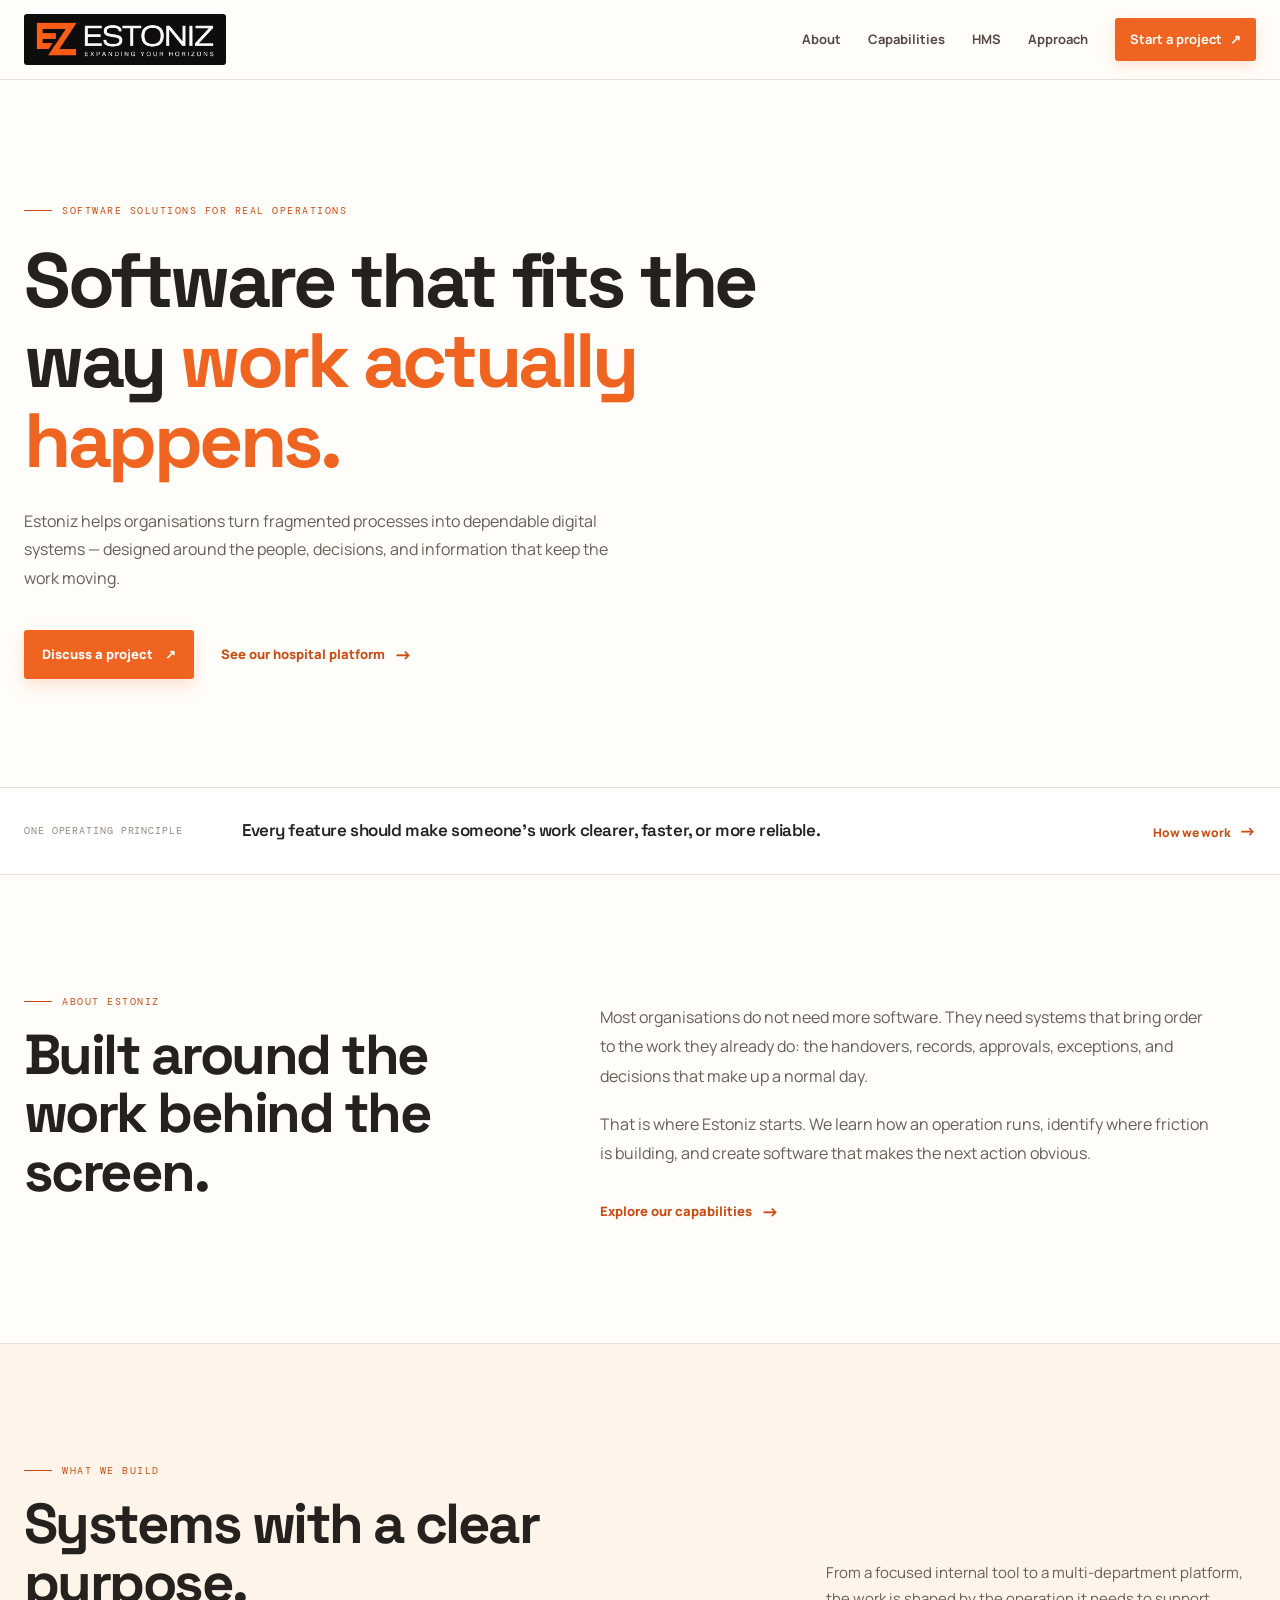
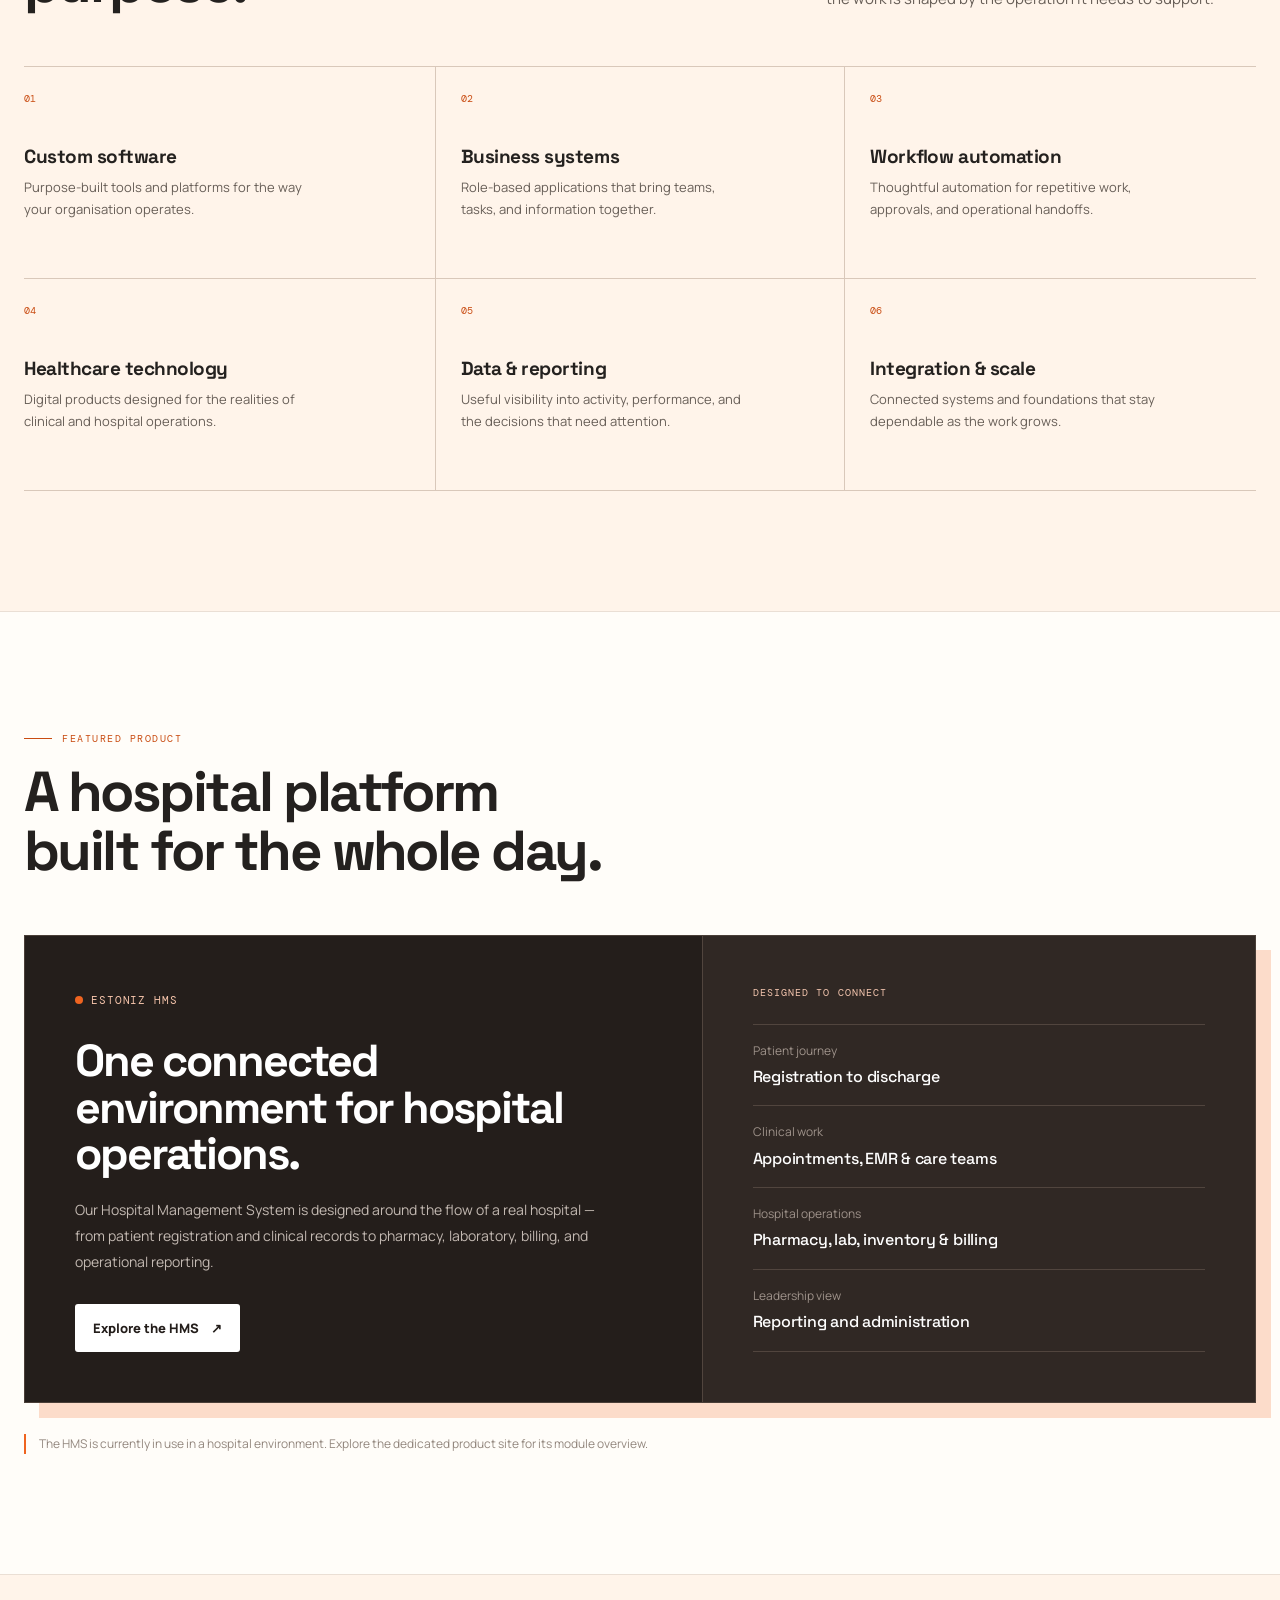
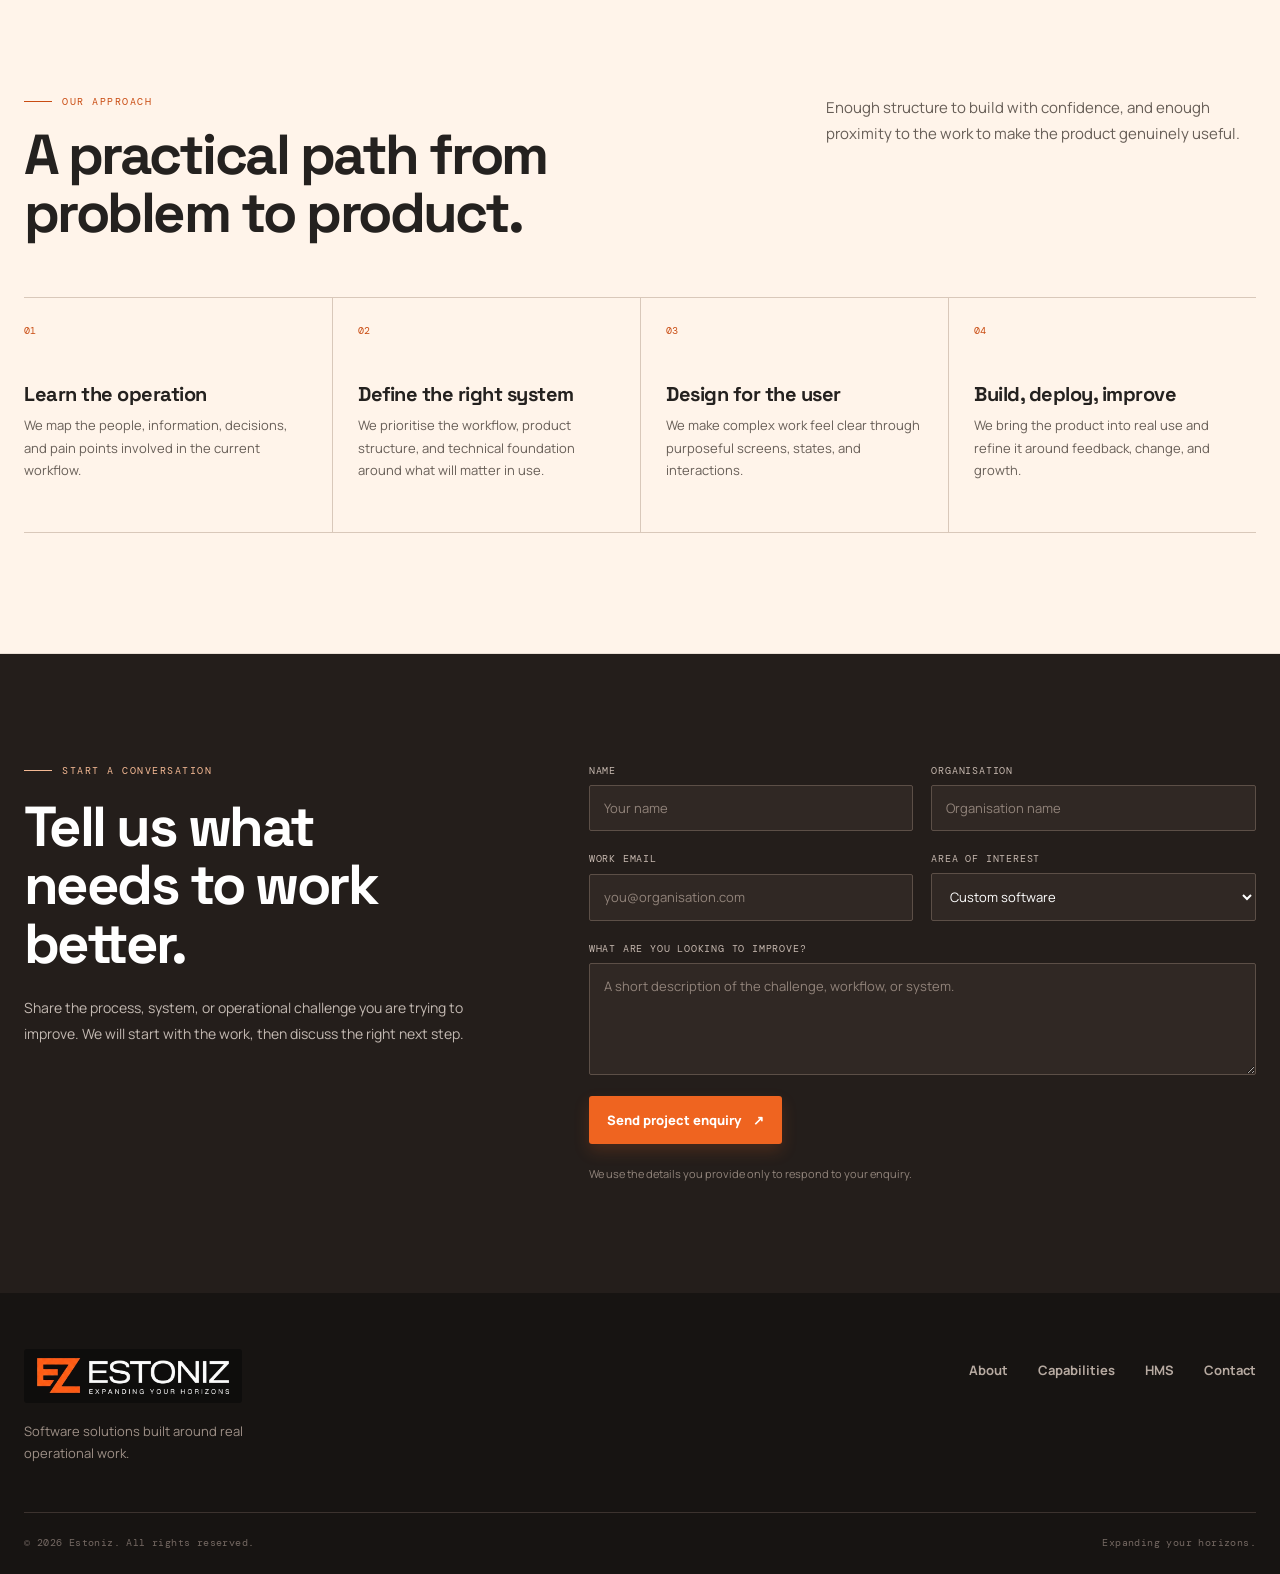
<file: index.html>
<!doctype html>
<html lang="en">
<head>
  <meta charset="UTF-8">
  <meta name="viewport" content="width=device-width, initial-scale=1.0">
  <meta name="description" content="Estoniz designs practical software systems for organisations with complex, real-world workflows.">
  <title>Estoniz | Software Development, Web development, App development, ERP & CRM Services</title>
  <link rel="stylesheet" href="css/style.css">
</head>
<body>
  <header class="site-header">
    <div class="container nav">
      <a class="logo" href="#top" aria-label="Estoniz home"><img src="assets/estoniz-logo.png" alt="Estoniz — Expanding Your Horizons"></a>
      <nav class="nav-links" id="navLinks" aria-label="Main navigation">
        <a href="#about">About</a>
        <a href="#capabilities">Capabilities</a>
        <a href="#hms">HMS</a>
        <a href="#approach">Approach</a>
        <a class="nav-cta" href="#contact">Start a project <span>↗</span></a>
      </nav>
      <button class="nav-toggle" id="navToggle" aria-label="Open menu" aria-expanded="false"><span></span><span></span></button>
    </div>
  </header>

  <main id="top">
    <section class="hero">
      <div class="container hero-layout">
        <div class="hero-copy">
          <p class="eyebrow">Software solutions for real operations</p>
          <h1>Software that fits the way <em>work actually happens.</em></h1>
          <p class="hero-intro">Estoniz helps organisations turn fragmented processes into dependable digital systems — designed around the people, decisions, and information that keep the work moving.</p>
          <div class="hero-actions">
            <a class="button button-primary" href="#contact">Discuss a project <span>↗</span></a>
            <a class="text-link" href="#hms">See our hospital platform <span>→</span></a>
          </div>
        </div>
      </div>
    </section>

    <section class="proof-bar">
      <div class="container proof-inner">
        <p>One operating principle</p>
        <strong>Every feature should make someone’s work clearer, faster, or more reliable.</strong>
        <a href="#approach">How we work <span>→</span></a>
      </div>
    </section>

    <section class="section" id="about">
      <div class="container two-column about-layout">
        <div>
          <p class="eyebrow">About Estoniz</p>
          <h2 class="display-heading">Built around the work behind the screen.</h2>
        </div>
        <div class="body-copy">
          <p>Most organisations do not need more software. They need systems that bring order to the work they already do: the handovers, records, approvals, exceptions, and decisions that make up a normal day.</p>
          <p>That is where Estoniz starts. We learn how an operation runs, identify where friction is building, and create software that makes the next action obvious.</p>
          <a class="text-link dark" href="#capabilities">Explore our capabilities <span>→</span></a>
        </div>
      </div>
    </section>

    <section class="section surface" id="capabilities">
      <div class="container">
        <div class="section-heading">
          <div><p class="eyebrow">What we build</p><h2 class="display-heading">Systems with a clear purpose.</h2></div>
          <p>From a focused internal tool to a multi-department platform, the work is shaped by the operation it needs to support.</p>
        </div>
        <div class="capability-grid">
          <article><span>01</span><h3>Custom software</h3><p>Purpose-built tools and platforms for the way your organisation operates.</p></article>
          <article><span>02</span><h3>Business systems</h3><p>Role-based applications that bring teams, tasks, and information together.</p></article>
          <article><span>03</span><h3>Workflow automation</h3><p>Thoughtful automation for repetitive work, approvals, and operational handoffs.</p></article>
          <article><span>04</span><h3>Healthcare technology</h3><p>Digital products designed for the realities of clinical and hospital operations.</p></article>
          <article><span>05</span><h3>Data & reporting</h3><p>Useful visibility into activity, performance, and the decisions that need attention.</p></article>
          <article><span>06</span><h3>Integration & scale</h3><p>Connected systems and foundations that stay dependable as the work grows.</p></article>
        </div>
      </div>
    </section>

    <section class="section" id="hms">
      <div class="container">
        <div class="section-heading compact">
          <div><p class="eyebrow">Featured product</p><h2 class="display-heading">A hospital platform built for the whole day.</h2></div>
        </div>
        <div class="hms-feature">
          <div class="hms-copy">
            <span class="product-label"><i></i> Estoniz HMS</span>
            <h3>One connected environment for hospital operations.</h3>
            <p>Our Hospital Management System is designed around the flow of a real hospital — from patient registration and clinical records to pharmacy, laboratory, billing, and operational reporting.</p>
            <a class="button button-light" href="hms/index.html">Explore the HMS <span>↗</span></a>
          </div>
          <div class="hms-overview">
            <p class="overview-title">Designed to connect</p>
            <ul>
              <li><span>Patient journey</span><b>Registration to discharge</b></li>
              <li><span>Clinical work</span><b>Appointments, EMR & care teams</b></li>
              <li><span>Hospital operations</span><b>Pharmacy, lab, inventory & billing</b></li>
              <li><span>Leadership view</span><b>Reporting and administration</b></li>
            </ul>
          </div>
        </div>
        <p class="note">The HMS is currently in use in a hospital environment. Explore the dedicated product site for its module overview.</p>
      </div>
    </section>

    <section class="section surface" id="approach">
      <div class="container">
        <div class="section-heading compact">
          <div><p class="eyebrow">Our approach</p><h2 class="display-heading">A practical path from problem to product.</h2></div>
          <p>Enough structure to build with confidence, and enough proximity to the work to make the product genuinely useful.</p>
        </div>
        <ol class="approach-list">
          <li><span>01</span><div><h3>Learn the operation</h3><p>We map the people, information, decisions, and pain points involved in the current workflow.</p></div></li>
          <li><span>02</span><div><h3>Define the right system</h3><p>We prioritise the workflow, product structure, and technical foundation around what will matter in use.</p></div></li>
          <li><span>03</span><div><h3>Design for the user</h3><p>We make complex work feel clear through purposeful screens, states, and interactions.</p></div></li>
          <li><span>04</span><div><h3>Build, deploy, improve</h3><p>We bring the product into real use and refine it around feedback, change, and growth.</p></div></li>
        </ol>
      </div>
    </section>

    <section class="contact-section" id="contact">
      <div class="container contact-layout">
        <div>
          <p class="eyebrow">Start a conversation</p>
          <h2>Tell us what needs to work better.</h2>
          <p>Share the process, system, or operational challenge you are trying to improve. We will start with the work, then discuss the right next step.</p>
        </div>
        <form class="contact-form" onsubmit="return false;">
          <div class="field-row"><label>Name<input type="text" name="name" autocomplete="name" placeholder="Your name"></label><label>Organisation<input type="text" name="organisation" autocomplete="organization" placeholder="Organisation name"></label></div>
          <div class="field-row"><label>Work email<input type="email" name="email" autocomplete="email" placeholder="you@organisation.com"></label><label>Area of interest<select name="interest"><option>Custom software</option><option>Business system</option><option>Healthcare technology</option><option>Workflow automation</option><option>Data and reporting</option></select></label></div>
          <label>What are you looking to improve?<textarea name="message" placeholder="A short description of the challenge, workflow, or system."></textarea></label>
          <button class="button button-primary" type="submit">Send project enquiry <span>↗</span></button>
          <p class="form-note">We use the details you provide only to respond to your enquiry.</p>
        </form>
      </div>
    </section>
  </main>

  <footer class="site-footer">
    <div class="container footer-layout">
      <div><a class="logo footer-logo" href="#top"><img src="assets/estoniz-logo.png" alt="Estoniz — Expanding Your Horizons"></a><p>Software solutions built around real operational work.</p></div>
      <div class="footer-nav"><a href="#about">About</a><a href="#capabilities">Capabilities</a><a href="#hms">HMS</a><a href="#contact">Contact</a></div>
    </div>
    <div class="container footer-bottom"><span>© 2026 Estoniz. All rights reserved.</span><span>Expanding your horizons.</span></div>
  </footer>

  <script>
    const toggle = document.getElementById('navToggle');
    const links = document.getElementById('navLinks');
    toggle.addEventListener('click', () => { const open = links.classList.toggle('open'); toggle.setAttribute('aria-expanded', open); });
    links.querySelectorAll('a').forEach(link => link.addEventListener('click', () => { links.classList.remove('open'); toggle.setAttribute('aria-expanded', 'false'); }));
  </script>
</body>
</html>
</file>
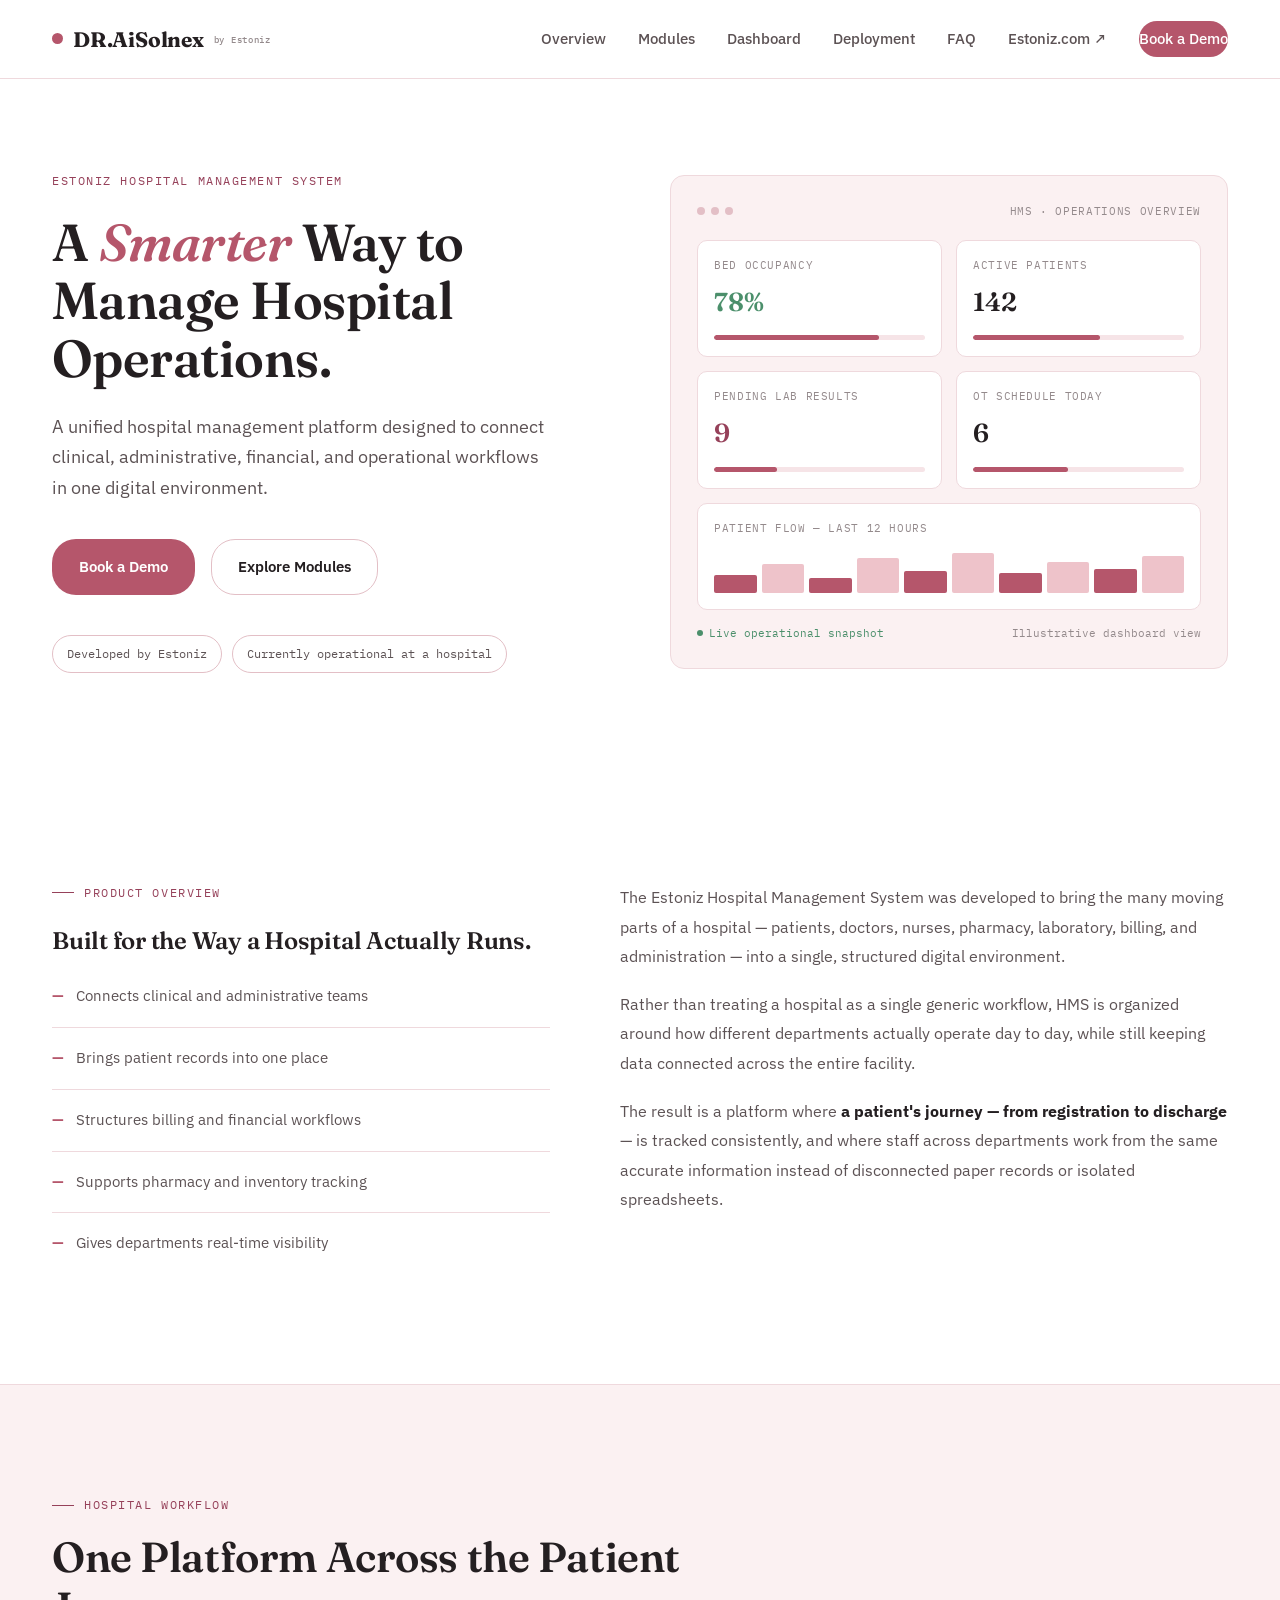
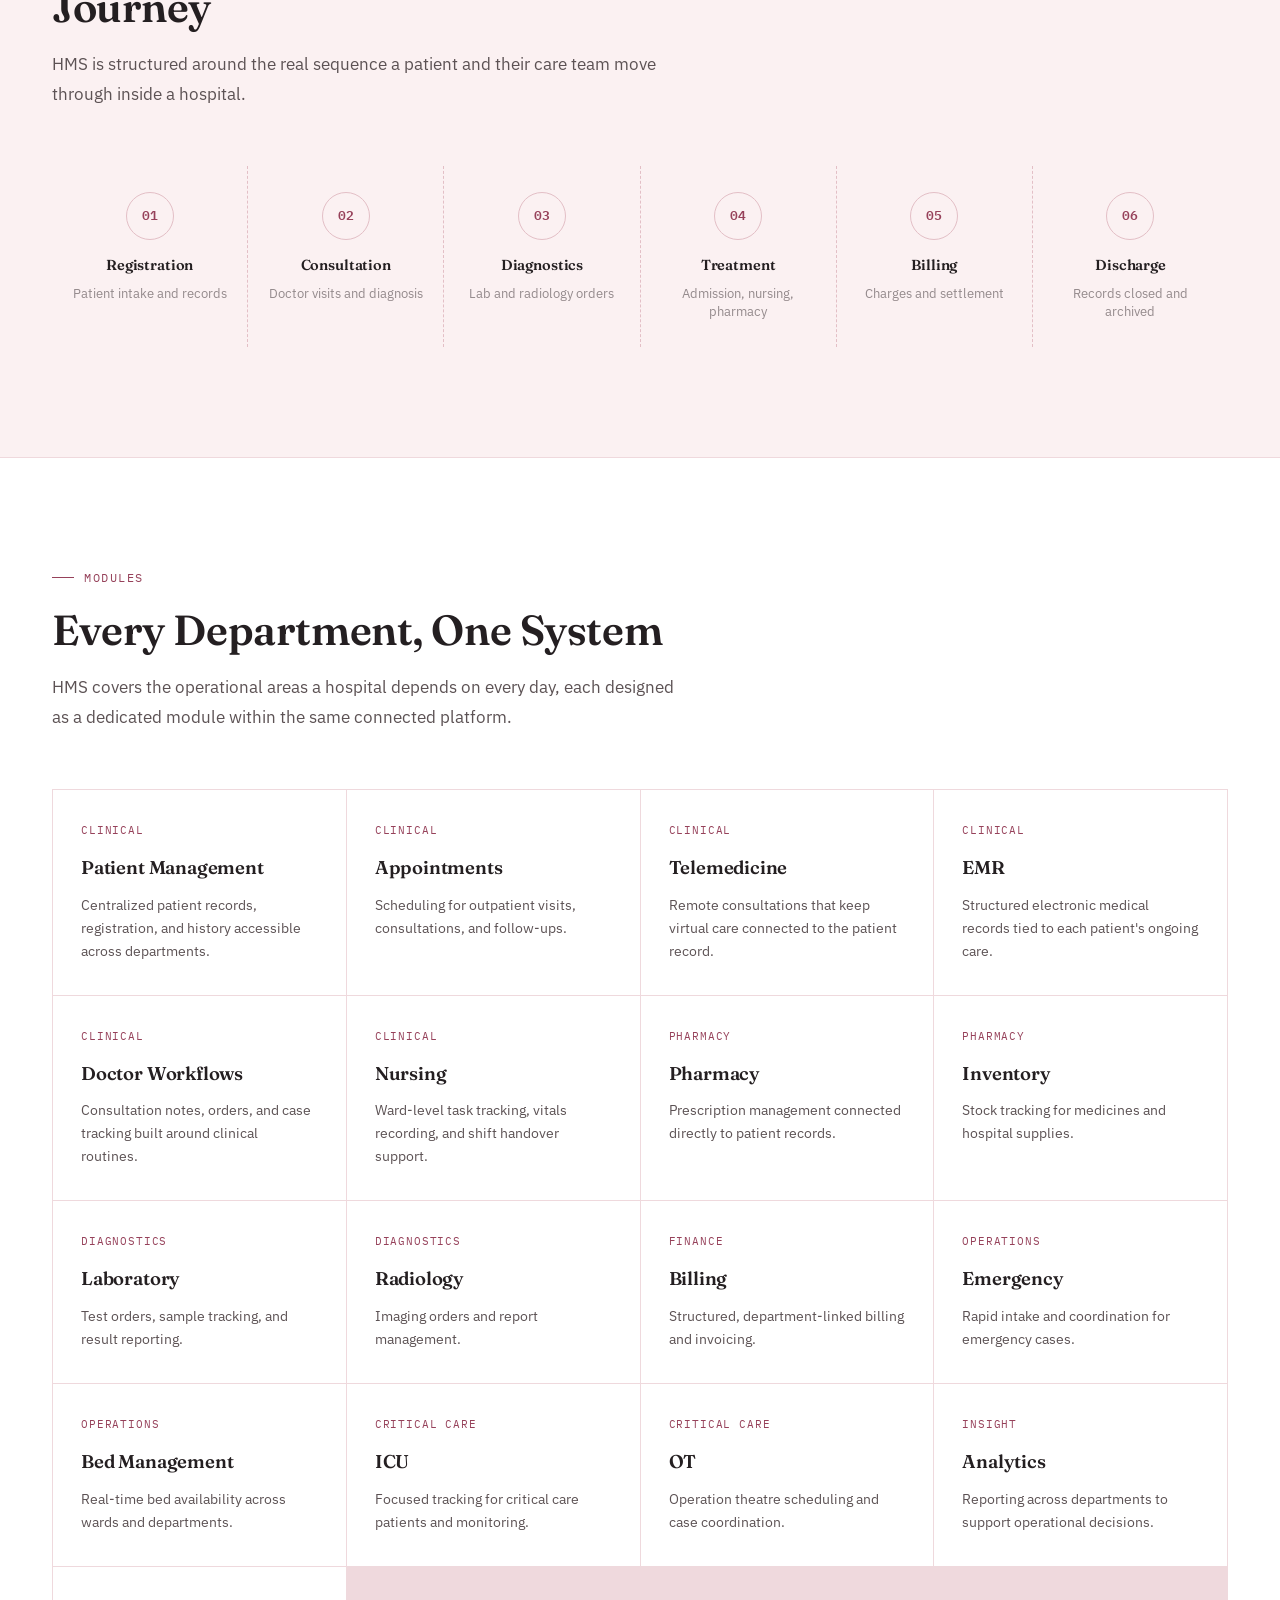
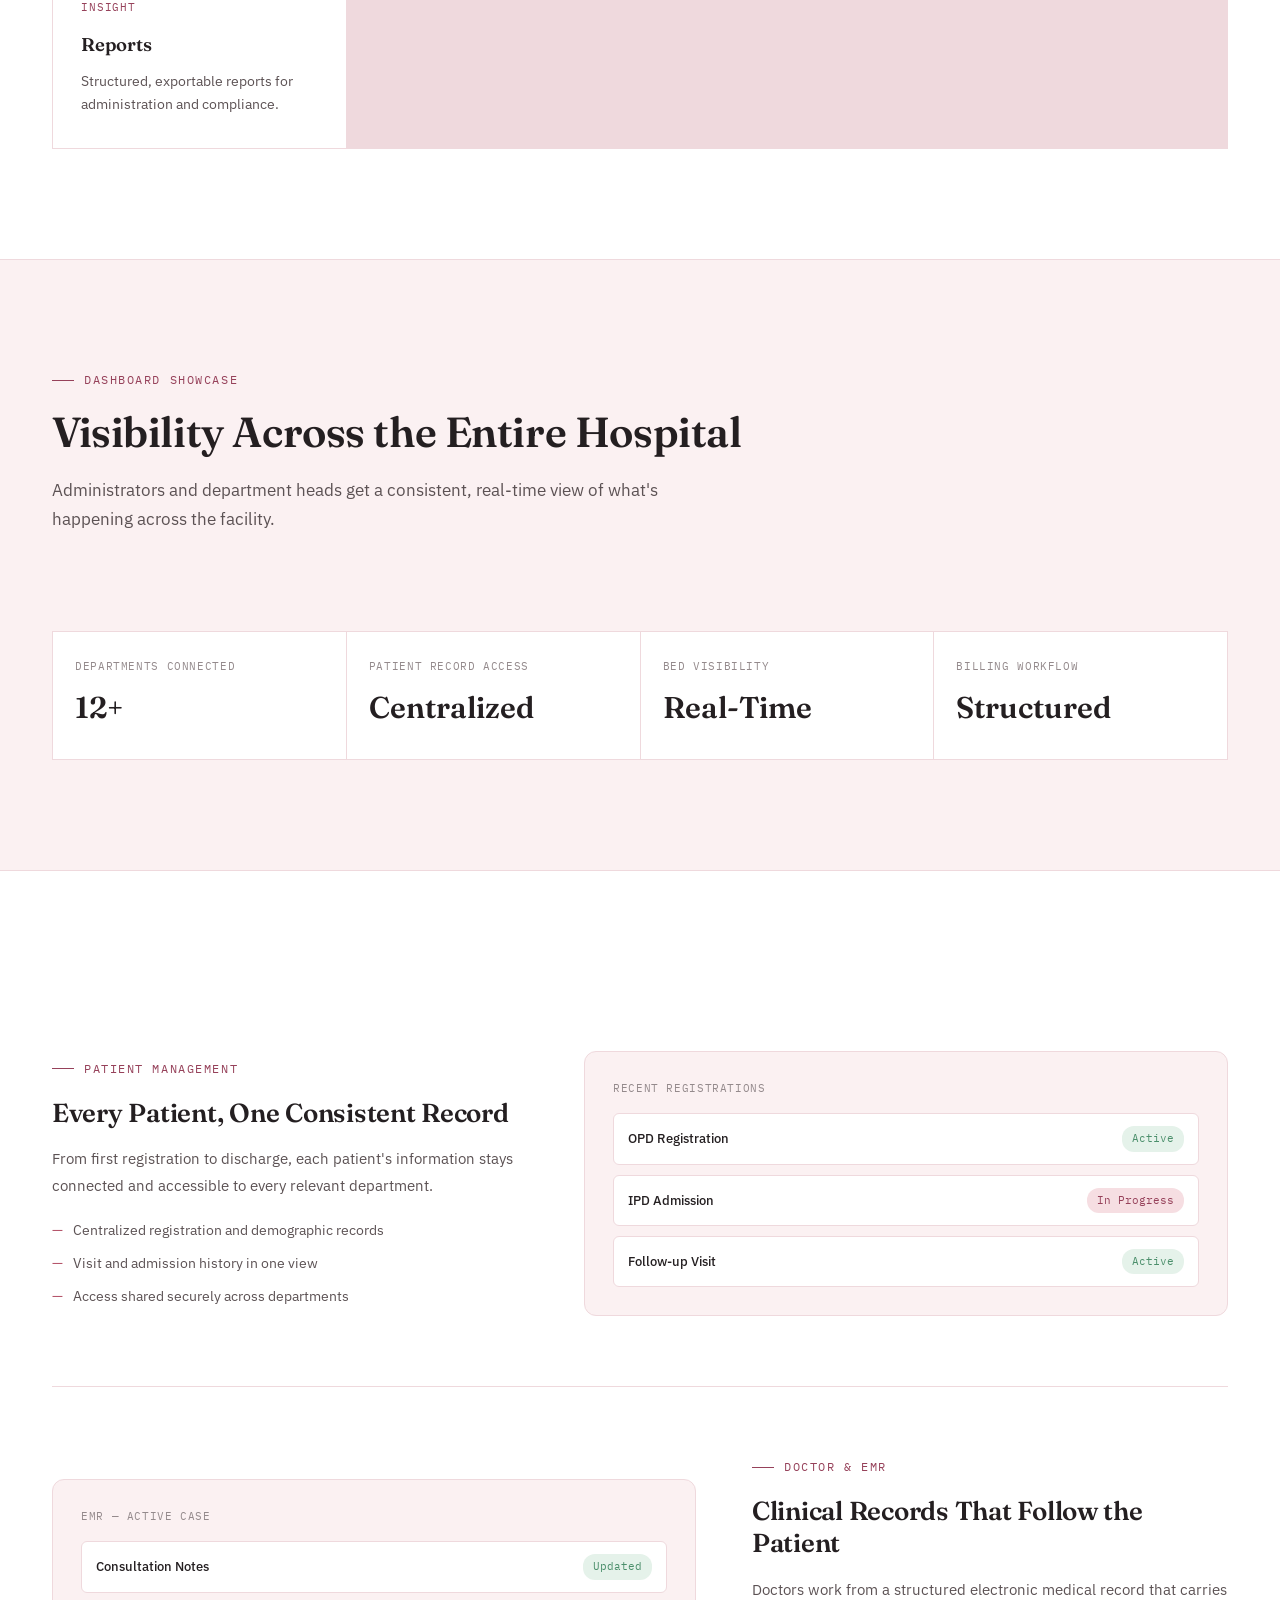
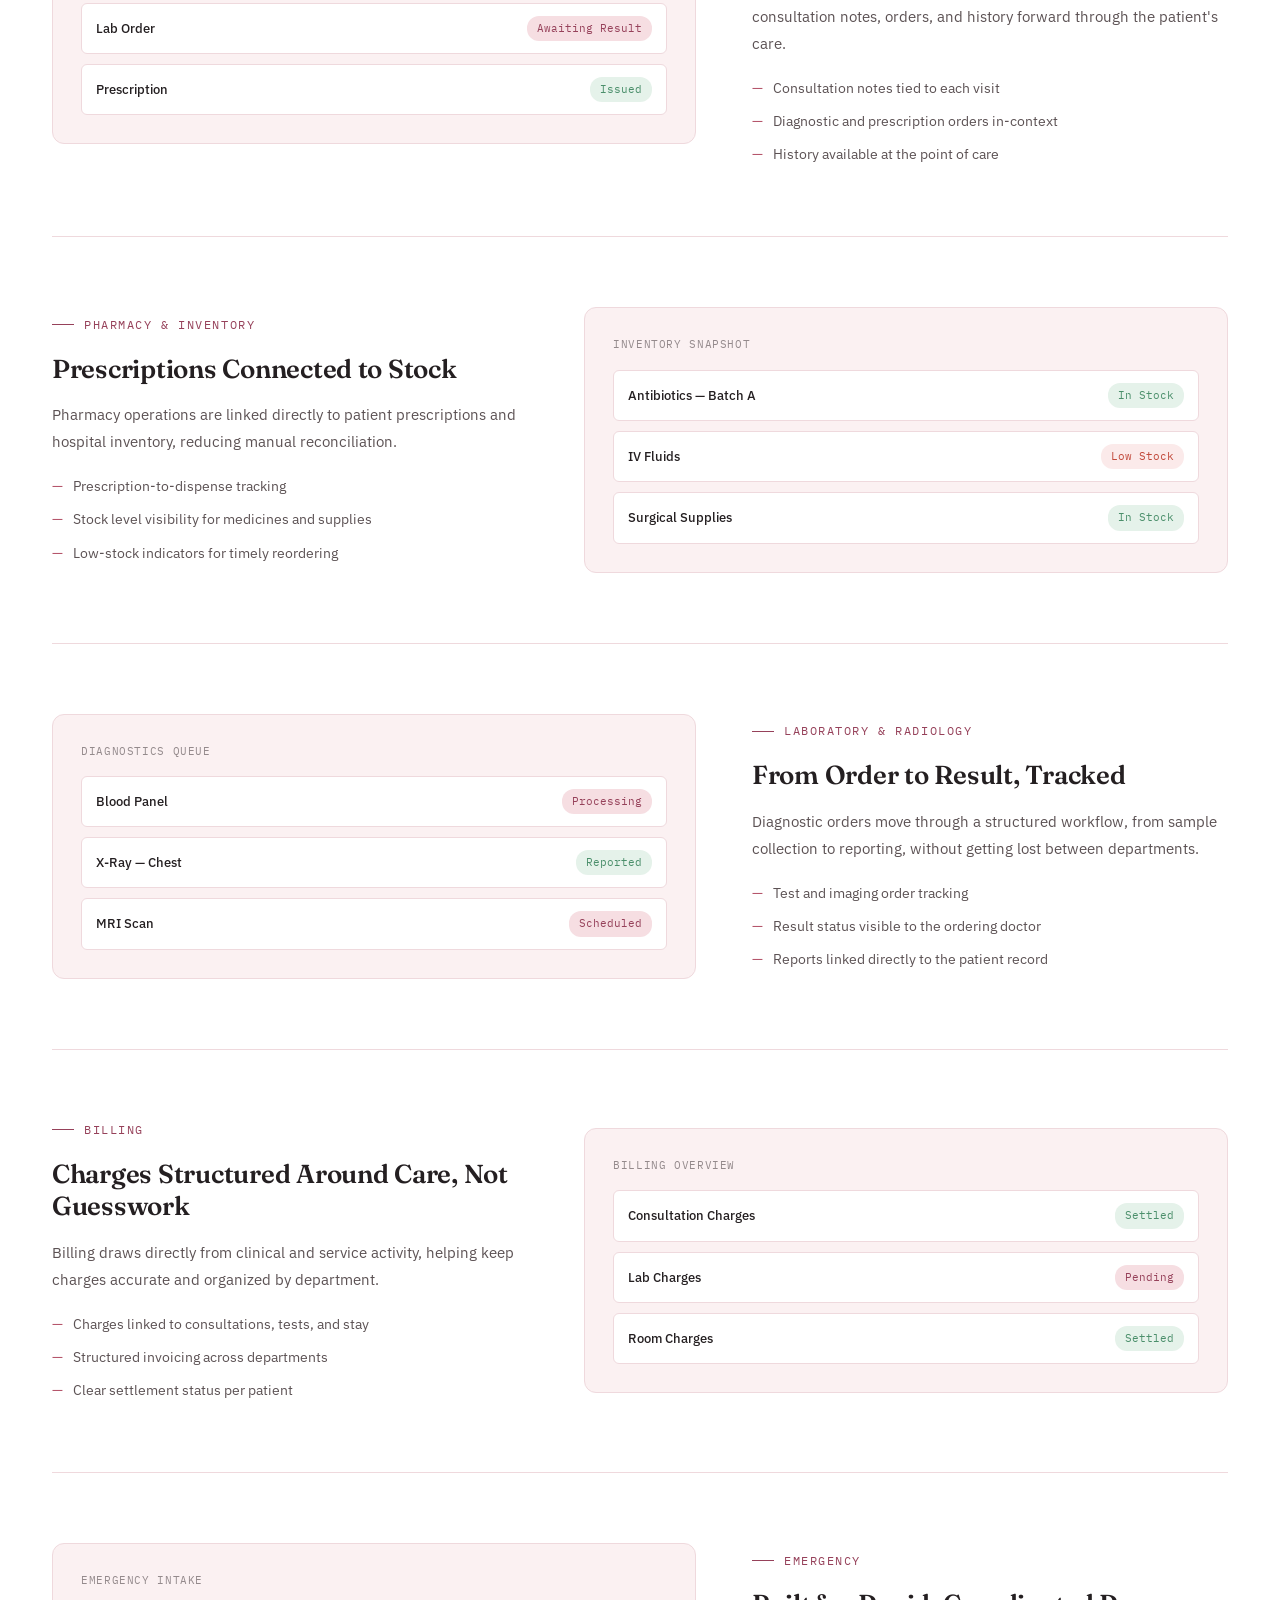
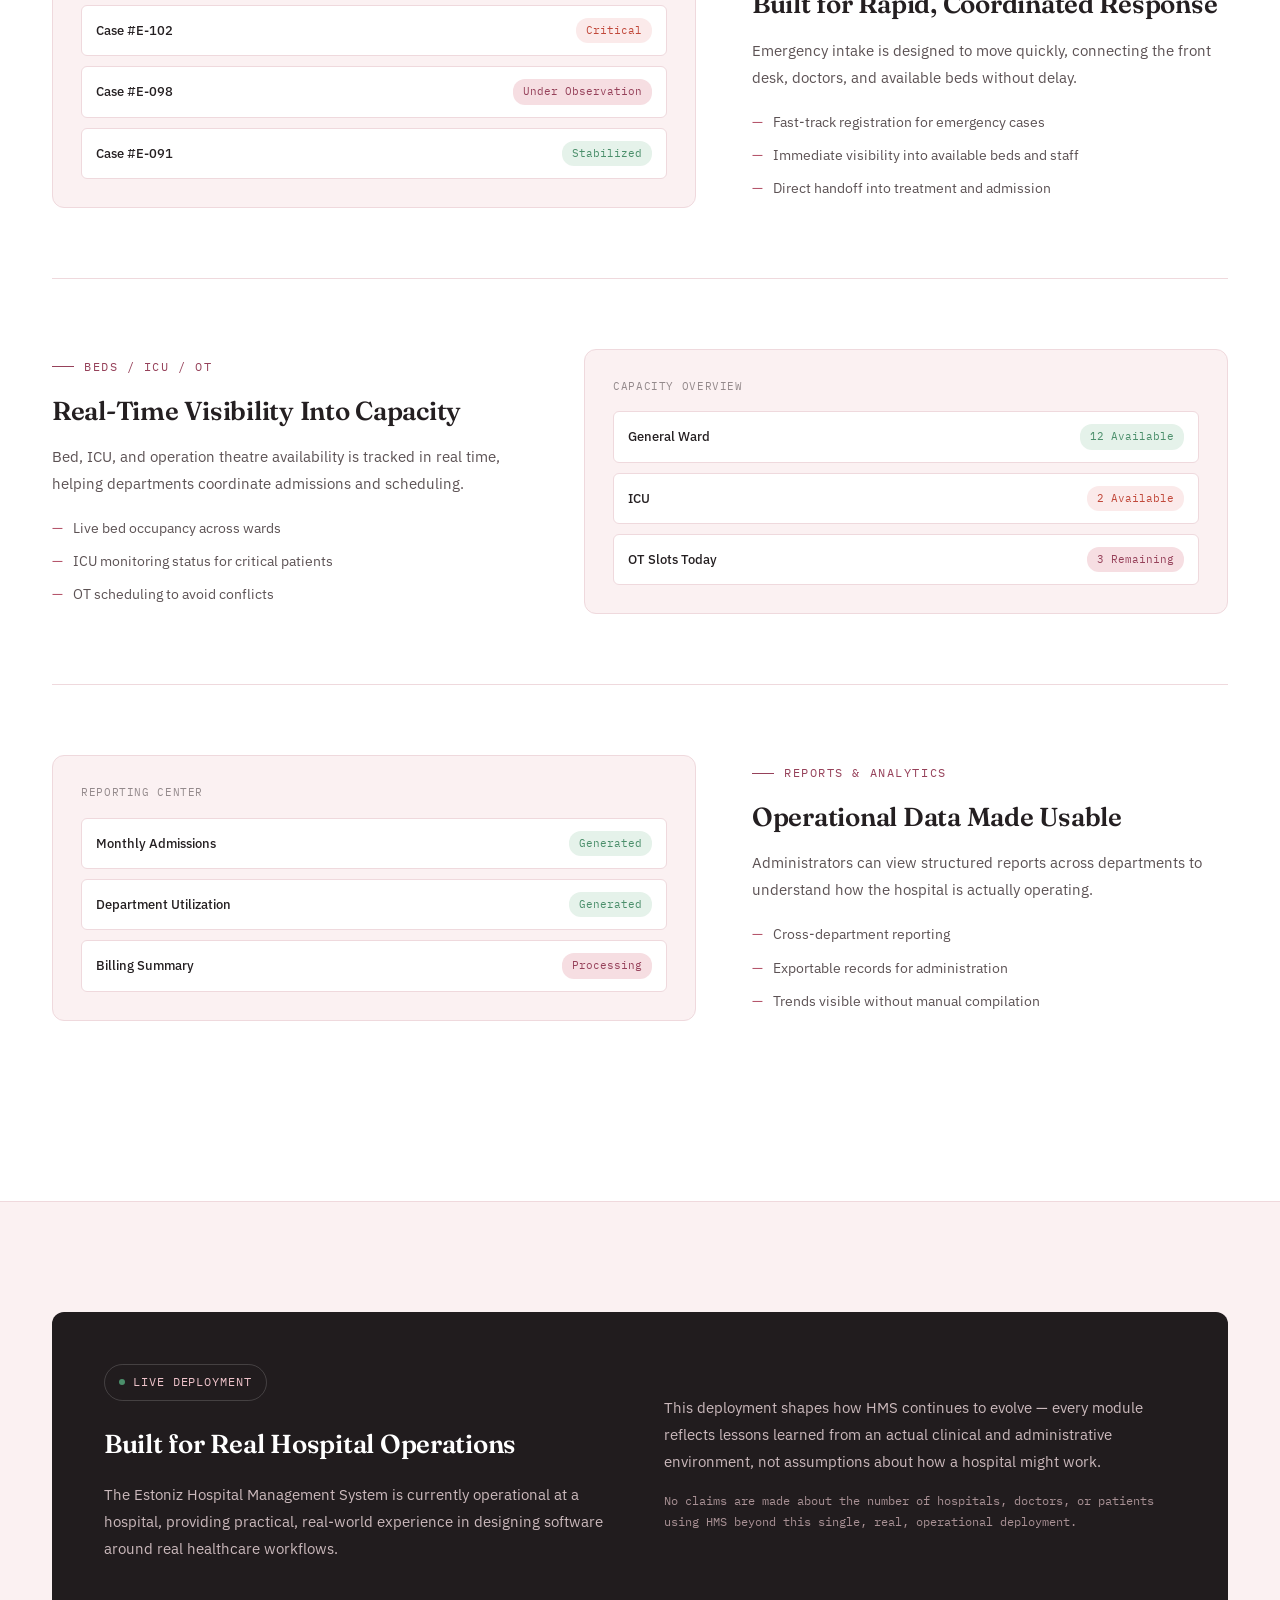
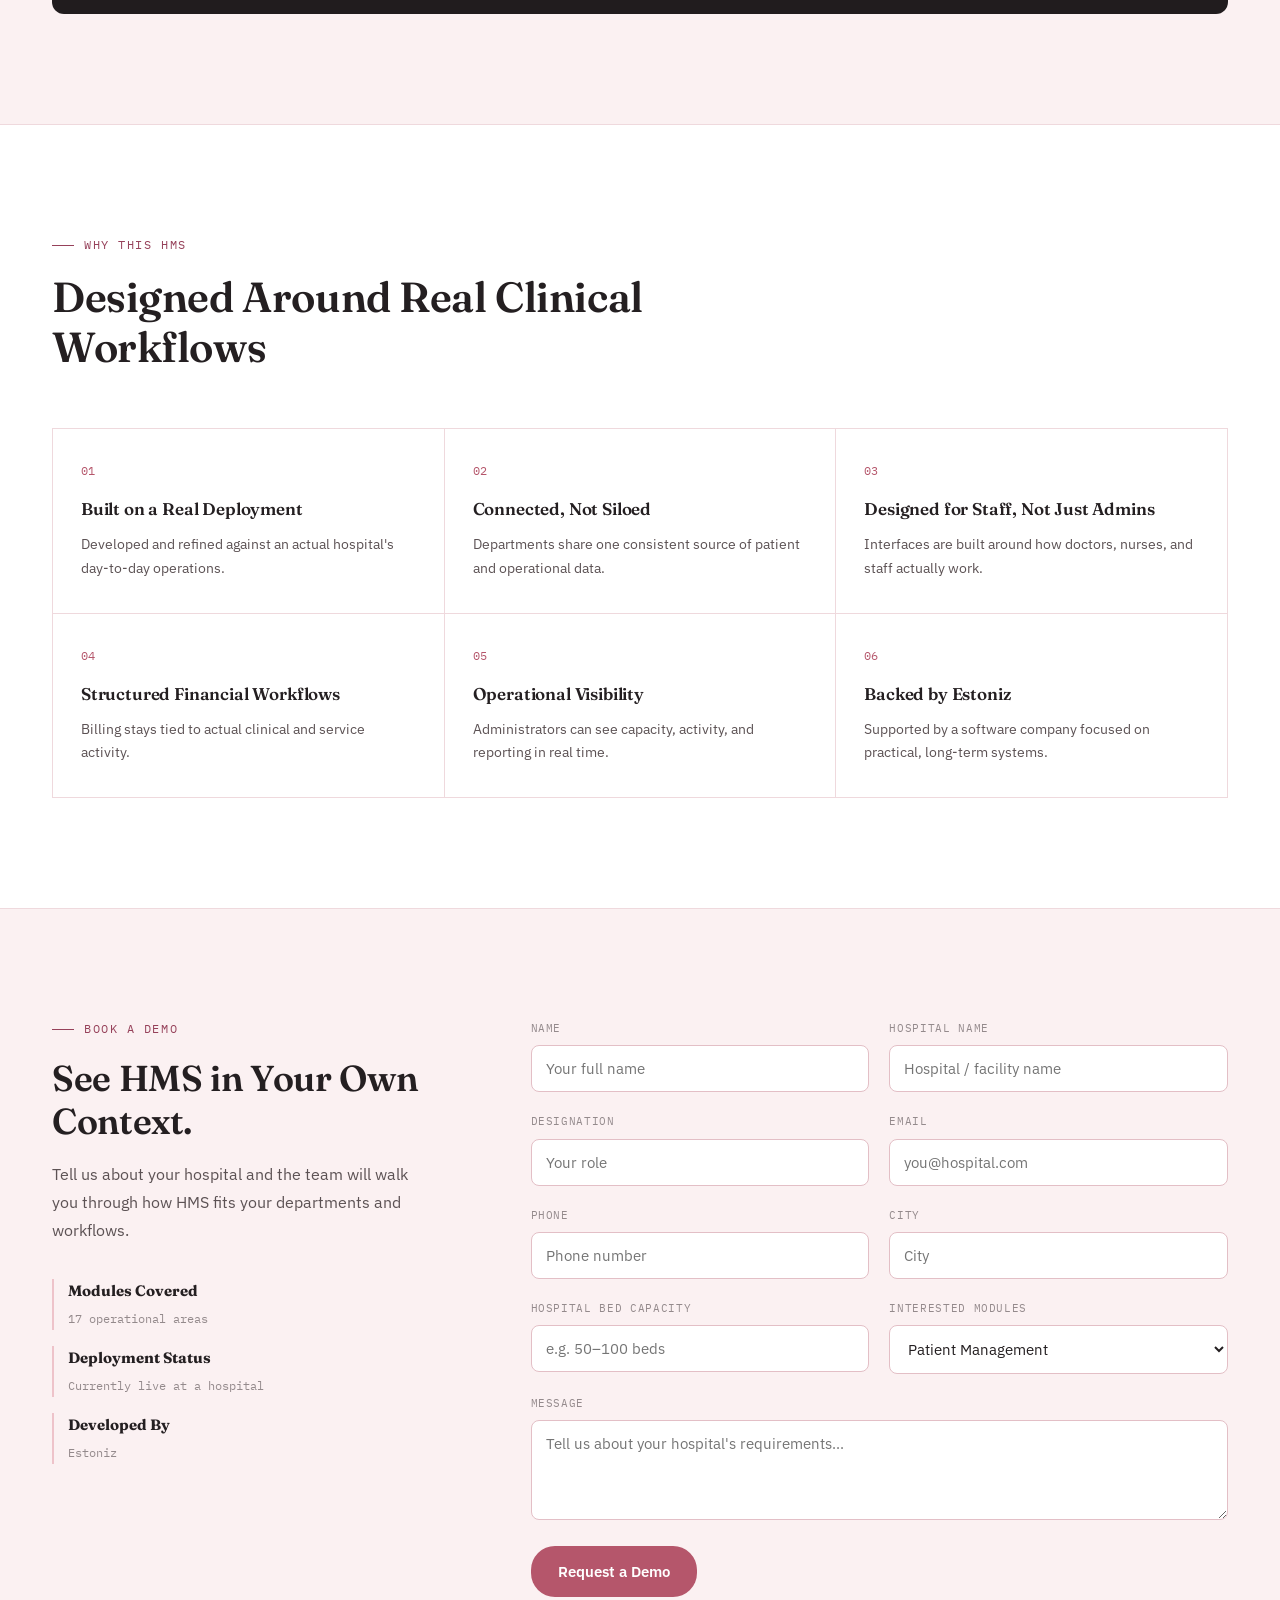
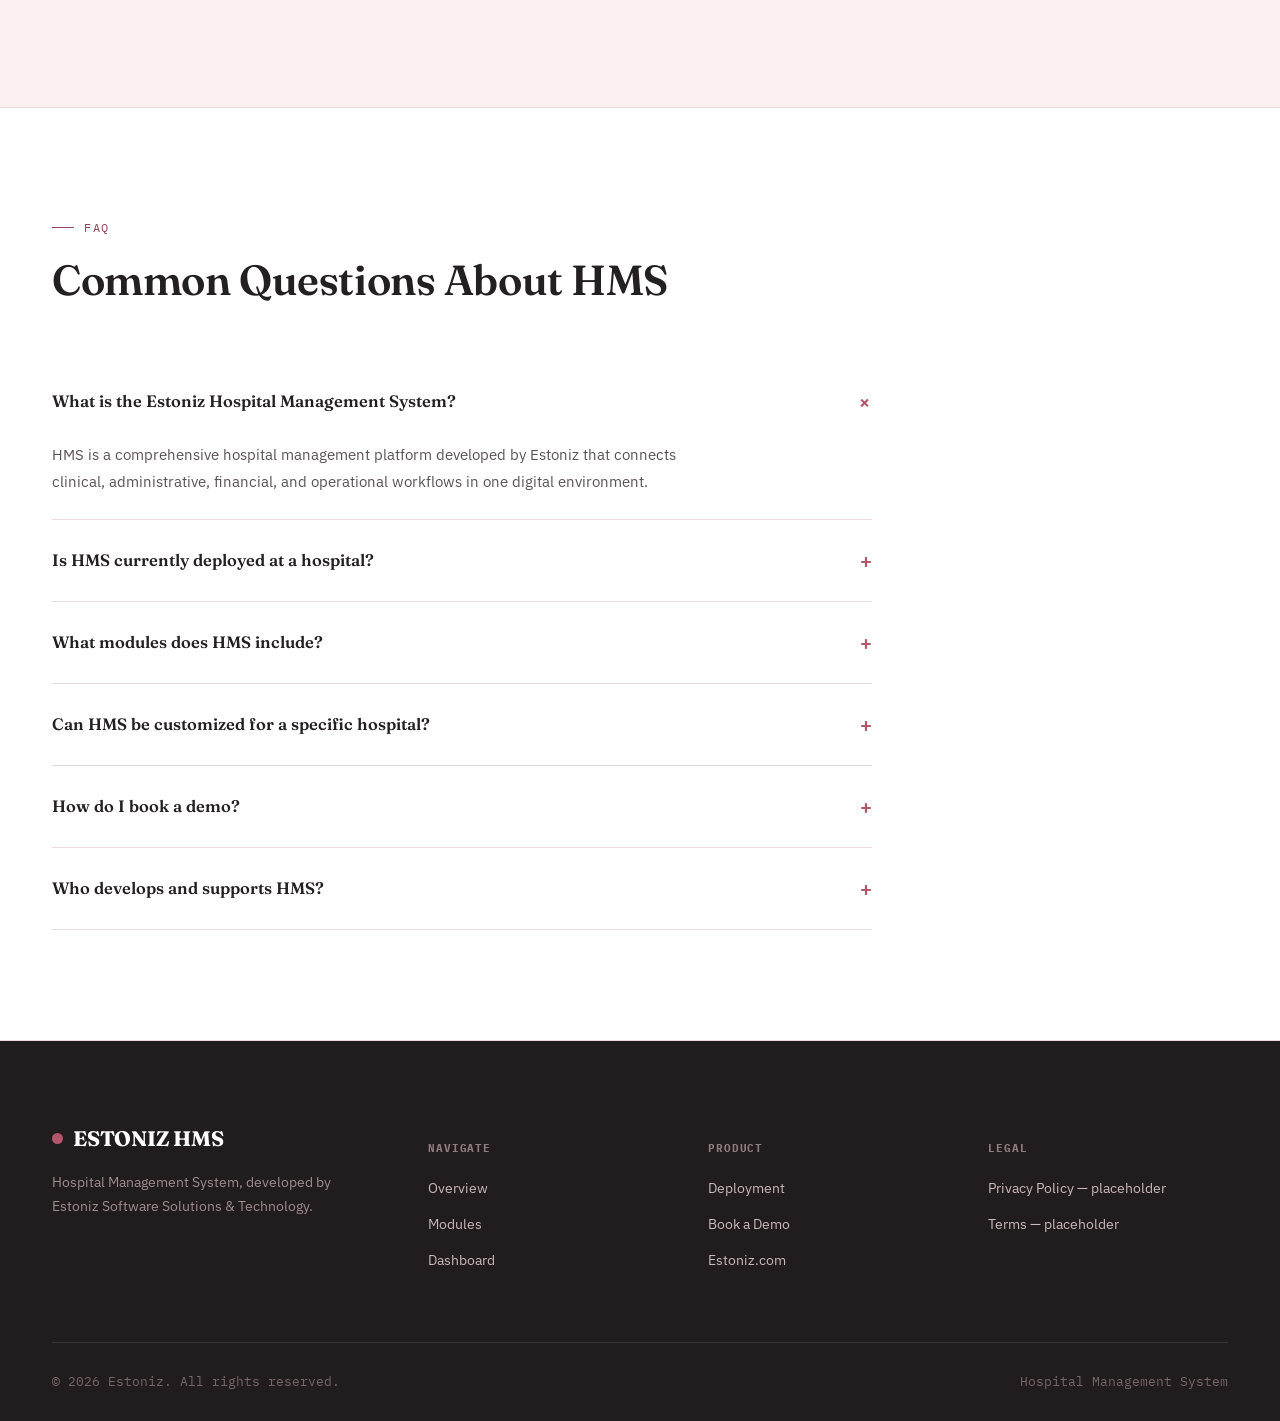
<file: hms/index.html>
<!DOCTYPE html>
<html lang="en">
<head>
<meta charset="UTF-8">
<meta name="viewport" content="width=device-width, initial-scale=1.0">
<title> Dr.AiSolnex — Hospital Management System</title>
<meta name="description" content="A unified hospital management platform designed to connect clinical, administrative, financial, and operational workflows in one digital environment.">
<link rel="stylesheet" href="css/hms-style.css">
</head>
<body>

<header class="site-header">
  <div class="wrap nav">
    <a href="#top" class="logo"><span class="logo-mark"></span>DR.AiSolnex<small>by Estoniz</small></a>
    <nav class="nav-links" id="navLinks">
      <a href="#top">Overview</a>
      <a href="#modules">Modules</a>
      <a href="#showcase">Dashboard</a>
      <a href="#deployment">Deployment</a>
      <a href="#faq">FAQ</a>
      <a href="../index.html">Estoniz.com ↗</a>
      <a href="#demo" class="nav-cta">Book a Demo</a>
    </nav>
    <button class="nav-toggle" id="navToggle" aria-label="Toggle menu"><span></span><span></span><span></span></button>
  </div>
</header>

<main id="top">

  <!-- ============ HERO ============ -->
  <section class="hero">
    <div class="wrap hero-grid">
      <div>
        <div class="hero-eyebrow">Estoniz Hospital Management System</div>
        <h1>A <em>Smarter</em> Way to Manage Hospital Operations.</h1>
        <p class="sub">A unified hospital management platform designed to connect clinical, administrative, financial, and operational workflows in one digital environment.</p>
        <div class="hero-actions">
          <a href="#demo" class="btn btn-primary">Book a Demo</a>
          <a href="#modules" class="btn btn-ghost">Explore Modules</a>
        </div>
        <div class="hero-tags">
          <span class="hero-tag">Developed by Estoniz</span>
          <span class="hero-tag">Currently operational at a hospital</span>
        </div>
      </div>
      <div class="dash-panel reveal">
        <div class="dash-topbar">
          <div class="dots"><span></span><span></span><span></span></div>
          <div class="title">HMS · OPERATIONS OVERVIEW</div>
        </div>
        <div class="dash-grid">
          <div class="dash-card">
            <div class="label">Bed Occupancy</div>
            <div class="value good">78%</div>
            <div class="bar"><span style="width:78%"></span></div>
          </div>
          <div class="dash-card">
            <div class="label">Active Patients</div>
            <div class="value">142</div>
            <div class="bar"><span style="width:60%"></span></div>
          </div>
          <div class="dash-card">
            <div class="label">Pending Lab Results</div>
            <div class="value warn">9</div>
            <div class="bar"><span style="width:30%"></span></div>
          </div>
          <div class="dash-card">
            <div class="label">OT Schedule Today</div>
            <div class="value">6</div>
            <div class="bar"><span style="width:45%"></span></div>
          </div>
        </div>
        <div class="dash-wide">
          <span class="label">Patient Flow — Last 12 Hours</span>
          <div class="pulse-row">
            <span style="height:40%"></span><span style="height:65%"></span><span style="height:35%"></span>
            <span style="height:80%"></span><span style="height:50%"></span><span style="height:90%"></span>
            <span style="height:45%"></span><span style="height:70%"></span><span style="height:55%"></span>
            <span style="height:85%"></span>
          </div>
        </div>
        <div class="dash-foot">
          <span class="live"><span class="d"></span>Live operational snapshot</span>
          <span>Illustrative dashboard view</span>
        </div>
      </div>
    </div>
  </section>

  <!-- ============ PRODUCT OVERVIEW ============ -->
  <section class="section">
    <div class="wrap overview-grid">
      <div class="reveal">
        <div class="eyebrow">Product Overview</div>
        <h2>Built for the Way a Hospital Actually Runs.</h2>
        <ul class="overview-list">
          <li><span class="mark">—</span>Connects clinical and administrative teams</li>
          <li><span class="mark">—</span>Brings patient records into one place</li>
          <li><span class="mark">—</span>Structures billing and financial workflows</li>
          <li><span class="mark">—</span>Supports pharmacy and inventory tracking</li>
          <li><span class="mark">—</span>Gives departments real-time visibility</li>
        </ul>
      </div>
      <div class="overview-copy reveal">
        <p>The Estoniz Hospital Management System was developed to bring the many moving parts of a hospital — patients, doctors, nurses, pharmacy, laboratory, billing, and administration — into a single, structured digital environment.</p>
        <p>Rather than treating a hospital as a single generic workflow, HMS is organized around how different departments actually operate day to day, while still keeping data connected across the entire facility.</p>
        <p>The result is a platform where <strong>a patient's journey — from registration to discharge</strong> — is tracked consistently, and where staff across departments work from the same accurate information instead of disconnected paper records or isolated spreadsheets.</p>
      </div>
    </div>
  </section>

  <!-- ============ HOSPITAL WORKFLOW ============ -->
  <section class="section blush">
    <div class="wrap">
      <div class="section-head reveal">
        <div class="eyebrow">Hospital Workflow</div>
        <h2>One Platform Across the Patient Journey</h2>
        <p class="lede">HMS is structured around the real sequence a patient and their care team move through inside a hospital.</p>
      </div>
      <div class="workflow-track reveal">
        <div class="workflow-step"><div class="wf-icon">01</div><h4>Registration</h4><p>Patient intake and records</p></div>
        <div class="workflow-step"><div class="wf-icon">02</div><h4>Consultation</h4><p>Doctor visits and diagnosis</p></div>
        <div class="workflow-step"><div class="wf-icon">03</div><h4>Diagnostics</h4><p>Lab and radiology orders</p></div>
        <div class="workflow-step"><div class="wf-icon">04</div><h4>Treatment</h4><p>Admission, nursing, pharmacy</p></div>
        <div class="workflow-step"><div class="wf-icon">05</div><h4>Billing</h4><p>Charges and settlement</p></div>
        <div class="workflow-step"><div class="wf-icon">06</div><h4>Discharge</h4><p>Records closed and archived</p></div>
      </div>
    </div>
  </section>

  <!-- ============ MODULES ============ -->
  <section class="section" id="modules">
    <div class="wrap">
      <div class="section-head reveal">
        <div class="eyebrow">Modules</div>
        <h2>Every Department, One System</h2>
        <p class="lede">HMS covers the operational areas a hospital depends on every day, each designed as a dedicated module within the same connected platform.</p>
      </div>
      <div class="module-grid reveal">
        <div class="module-card"><span class="m-eyebrow">Clinical</span><h3>Patient Management</h3><p>Centralized patient records, registration, and history accessible across departments.</p></div>
        <div class="module-card"><span class="m-eyebrow">Clinical</span><h3>Appointments</h3><p>Scheduling for outpatient visits, consultations, and follow-ups.</p></div>
        <div class="module-card"><span class="m-eyebrow">Clinical</span><h3>Telemedicine</h3><p>Remote consultations that keep virtual care connected to the patient record.</p></div>
        <div class="module-card"><span class="m-eyebrow">Clinical</span><h3>EMR</h3><p>Structured electronic medical records tied to each patient's ongoing care.</p></div>
        <div class="module-card"><span class="m-eyebrow">Clinical</span><h3>Doctor Workflows</h3><p>Consultation notes, orders, and case tracking built around clinical routines.</p></div>
        <div class="module-card"><span class="m-eyebrow">Clinical</span><h3>Nursing</h3><p>Ward-level task tracking, vitals recording, and shift handover support.</p></div>
        <div class="module-card"><span class="m-eyebrow">Pharmacy</span><h3>Pharmacy</h3><p>Prescription management connected directly to patient records.</p></div>
        <div class="module-card"><span class="m-eyebrow">Pharmacy</span><h3>Inventory</h3><p>Stock tracking for medicines and hospital supplies.</p></div>
        <div class="module-card"><span class="m-eyebrow">Diagnostics</span><h3>Laboratory</h3><p>Test orders, sample tracking, and result reporting.</p></div>
        <div class="module-card"><span class="m-eyebrow">Diagnostics</span><h3>Radiology</h3><p>Imaging orders and report management.</p></div>
        <div class="module-card"><span class="m-eyebrow">Finance</span><h3>Billing</h3><p>Structured, department-linked billing and invoicing.</p></div>
        <div class="module-card"><span class="m-eyebrow">Operations</span><h3>Emergency</h3><p>Rapid intake and coordination for emergency cases.</p></div>
        <div class="module-card"><span class="m-eyebrow">Operations</span><h3>Bed Management</h3><p>Real-time bed availability across wards and departments.</p></div>
        <div class="module-card"><span class="m-eyebrow">Critical Care</span><h3>ICU</h3><p>Focused tracking for critical care patients and monitoring.</p></div>
        <div class="module-card"><span class="m-eyebrow">Critical Care</span><h3>OT</h3><p>Operation theatre scheduling and case coordination.</p></div>
        <div class="module-card"><span class="m-eyebrow">Insight</span><h3>Analytics</h3><p>Reporting across departments to support operational decisions.</p></div>
        <div class="module-card"><span class="m-eyebrow">Insight</span><h3>Reports</h3><p>Structured, exportable reports for administration and compliance.</p></div>
      </div>
    </div>
  </section>

  <!-- ============ DASHBOARD SHOWCASE ============ -->
  <section class="section blush" id="showcase">
    <div class="wrap showcase-wrap">
      <div class="section-head reveal">
        <div class="eyebrow">Dashboard Showcase</div>
        <h2>Visibility Across the Entire Hospital</h2>
        <p class="lede">Administrators and department heads get a consistent, real-time view of what's happening across the facility.</p>
      </div>
      <div class="metric-row reveal">
        <div class="metric-card"><div class="m-label">Departments Connected</div><div class="m-value">12+</div></div>
        <div class="metric-card"><div class="m-label">Patient Record Access</div><div class="m-value">Centralized</div></div>
        <div class="metric-card"><div class="m-label">Bed Visibility</div><div class="m-value">Real-Time</div></div>
        <div class="metric-card"><div class="m-label">Billing Workflow</div><div class="m-value">Structured</div></div>
      </div>
    </div>
  </section>

  <!-- ============ DEEP MODULE SECTIONS ============ -->
  <section class="section">
    <div class="wrap">

      <div class="deep-module reveal">
        <div>
          <div class="eyebrow">Patient Management</div>
          <h3>Every Patient, One Consistent Record</h3>
          <p>From first registration to discharge, each patient's information stays connected and accessible to every relevant department.</p>
          <ul class="deep-features">
            <li>Centralized registration and demographic records</li>
            <li>Visit and admission history in one view</li>
            <li>Access shared securely across departments</li>
          </ul>
        </div>
        <div class="deep-visual">
          <div class="dv-title">Recent Registrations</div>
          <div class="dv-list">
            <div class="dv-row"><span class="dv-name">OPD Registration</span><span class="dv-status ok">Active</span></div>
            <div class="dv-row"><span class="dv-name">IPD Admission</span><span class="dv-status pending">In Progress</span></div>
            <div class="dv-row"><span class="dv-name">Follow-up Visit</span><span class="dv-status ok">Active</span></div>
          </div>
        </div>
      </div>

      <div class="deep-module reverse reveal">
        <div>
          <div class="eyebrow">Doctor &amp; EMR</div>
          <h3>Clinical Records That Follow the Patient</h3>
          <p>Doctors work from a structured electronic medical record that carries consultation notes, orders, and history forward through the patient's care.</p>
          <ul class="deep-features">
            <li>Consultation notes tied to each visit</li>
            <li>Diagnostic and prescription orders in-context</li>
            <li>History available at the point of care</li>
          </ul>
        </div>
        <div class="deep-visual">
          <div class="dv-title">EMR — Active Case</div>
          <div class="dv-list">
            <div class="dv-row"><span class="dv-name">Consultation Notes</span><span class="dv-status ok">Updated</span></div>
            <div class="dv-row"><span class="dv-name">Lab Order</span><span class="dv-status pending">Awaiting Result</span></div>
            <div class="dv-row"><span class="dv-name">Prescription</span><span class="dv-status ok">Issued</span></div>
          </div>
        </div>
      </div>

      <div class="deep-module reveal">
        <div>
          <div class="eyebrow">Pharmacy &amp; Inventory</div>
          <h3>Prescriptions Connected to Stock</h3>
          <p>Pharmacy operations are linked directly to patient prescriptions and hospital inventory, reducing manual reconciliation.</p>
          <ul class="deep-features">
            <li>Prescription-to-dispense tracking</li>
            <li>Stock level visibility for medicines and supplies</li>
            <li>Low-stock indicators for timely reordering</li>
          </ul>
        </div>
        <div class="deep-visual">
          <div class="dv-title">Inventory Snapshot</div>
          <div class="dv-list">
            <div class="dv-row"><span class="dv-name">Antibiotics — Batch A</span><span class="dv-status ok">In Stock</span></div>
            <div class="dv-row"><span class="dv-name">IV Fluids</span><span class="dv-status alert">Low Stock</span></div>
            <div class="dv-row"><span class="dv-name">Surgical Supplies</span><span class="dv-status ok">In Stock</span></div>
          </div>
        </div>
      </div>

      <div class="deep-module reverse reveal">
        <div>
          <div class="eyebrow">Laboratory &amp; Radiology</div>
          <h3>From Order to Result, Tracked</h3>
          <p>Diagnostic orders move through a structured workflow, from sample collection to reporting, without getting lost between departments.</p>
          <ul class="deep-features">
            <li>Test and imaging order tracking</li>
            <li>Result status visible to the ordering doctor</li>
            <li>Reports linked directly to the patient record</li>
          </ul>
        </div>
        <div class="deep-visual">
          <div class="dv-title">Diagnostics Queue</div>
          <div class="dv-list">
            <div class="dv-row"><span class="dv-name">Blood Panel</span><span class="dv-status pending">Processing</span></div>
            <div class="dv-row"><span class="dv-name">X-Ray — Chest</span><span class="dv-status ok">Reported</span></div>
            <div class="dv-row"><span class="dv-name">MRI Scan</span><span class="dv-status pending">Scheduled</span></div>
          </div>
        </div>
      </div>

      <div class="deep-module reveal">
        <div>
          <div class="eyebrow">Billing</div>
          <h3>Charges Structured Around Care, Not Guesswork</h3>
          <p>Billing draws directly from clinical and service activity, helping keep charges accurate and organized by department.</p>
          <ul class="deep-features">
            <li>Charges linked to consultations, tests, and stay</li>
            <li>Structured invoicing across departments</li>
            <li>Clear settlement status per patient</li>
          </ul>
        </div>
        <div class="deep-visual">
          <div class="dv-title">Billing Overview</div>
          <div class="dv-list">
            <div class="dv-row"><span class="dv-name">Consultation Charges</span><span class="dv-status ok">Settled</span></div>
            <div class="dv-row"><span class="dv-name">Lab Charges</span><span class="dv-status pending">Pending</span></div>
            <div class="dv-row"><span class="dv-name">Room Charges</span><span class="dv-status ok">Settled</span></div>
          </div>
        </div>
      </div>

      <div class="deep-module reverse reveal">
        <div>
          <div class="eyebrow">Emergency</div>
          <h3>Built for Rapid, Coordinated Response</h3>
          <p>Emergency intake is designed to move quickly, connecting the front desk, doctors, and available beds without delay.</p>
          <ul class="deep-features">
            <li>Fast-track registration for emergency cases</li>
            <li>Immediate visibility into available beds and staff</li>
            <li>Direct handoff into treatment and admission</li>
          </ul>
        </div>
        <div class="deep-visual">
          <div class="dv-title">Emergency Intake</div>
          <div class="dv-list">
            <div class="dv-row"><span class="dv-name">Case #E-102</span><span class="dv-status alert">Critical</span></div>
            <div class="dv-row"><span class="dv-name">Case #E-098</span><span class="dv-status pending">Under Observation</span></div>
            <div class="dv-row"><span class="dv-name">Case #E-091</span><span class="dv-status ok">Stabilized</span></div>
          </div>
        </div>
      </div>

      <div class="deep-module reveal">
        <div>
          <div class="eyebrow">Beds / ICU / OT</div>
          <h3>Real-Time Visibility Into Capacity</h3>
          <p>Bed, ICU, and operation theatre availability is tracked in real time, helping departments coordinate admissions and scheduling.</p>
          <ul class="deep-features">
            <li>Live bed occupancy across wards</li>
            <li>ICU monitoring status for critical patients</li>
            <li>OT scheduling to avoid conflicts</li>
          </ul>
        </div>
        <div class="deep-visual">
          <div class="dv-title">Capacity Overview</div>
          <div class="dv-list">
            <div class="dv-row"><span class="dv-name">General Ward</span><span class="dv-status ok">12 Available</span></div>
            <div class="dv-row"><span class="dv-name">ICU</span><span class="dv-status alert">2 Available</span></div>
            <div class="dv-row"><span class="dv-name">OT Slots Today</span><span class="dv-status pending">3 Remaining</span></div>
          </div>
        </div>
      </div>

      <div class="deep-module reverse reveal">
        <div>
          <div class="eyebrow">Reports &amp; Analytics</div>
          <h3>Operational Data Made Usable</h3>
          <p>Administrators can view structured reports across departments to understand how the hospital is actually operating.</p>
          <ul class="deep-features">
            <li>Cross-department reporting</li>
            <li>Exportable records for administration</li>
            <li>Trends visible without manual compilation</li>
          </ul>
        </div>
        <div class="deep-visual">
          <div class="dv-title">Reporting Center</div>
          <div class="dv-list">
            <div class="dv-row"><span class="dv-name">Monthly Admissions</span><span class="dv-status ok">Generated</span></div>
            <div class="dv-row"><span class="dv-name">Department Utilization</span><span class="dv-status ok">Generated</span></div>
            <div class="dv-row"><span class="dv-name">Billing Summary</span><span class="dv-status pending">Processing</span></div>
          </div>
        </div>
      </div>

    </div>
  </section>

  <!-- ============ REAL-WORLD DEPLOYMENT ============ -->
  <section class="section blush" id="deployment">
    <div class="wrap">
      <div class="deploy-box reveal">
        <div>
          <div class="deploy-badge"><span class="d"></span>Live Deployment</div>
          <h3>Built for Real Hospital Operations</h3>
          <p>The Estoniz Hospital Management System is currently operational at a hospital, providing practical, real-world experience in designing software around real healthcare workflows.</p>
        </div>
        <div>
          <p>This deployment shapes how HMS continues to evolve — every module reflects lessons learned from an actual clinical and administrative environment, not assumptions about how a hospital might work.</p>
          <div class="deploy-note">No claims are made about the number of hospitals, doctors, or patients using HMS beyond this single, real, operational deployment.</div>
        </div>
      </div>
    </div>
  </section>

  <!-- ============ WHY THIS HMS ============ -->
  <section class="section">
    <div class="wrap">
      <div class="section-head reveal">
        <div class="eyebrow">Why This HMS</div>
        <h2>Designed Around Real Clinical Workflows</h2>
      </div>
      <div class="why-grid reveal">
        <div class="why-card"><span class="w-num">01</span><h4>Built on a Real Deployment</h4><p>Developed and refined against an actual hospital's day-to-day operations.</p></div>
        <div class="why-card"><span class="w-num">02</span><h4>Connected, Not Siloed</h4><p>Departments share one consistent source of patient and operational data.</p></div>
        <div class="why-card"><span class="w-num">03</span><h4>Designed for Staff, Not Just Admins</h4><p>Interfaces are built around how doctors, nurses, and staff actually work.</p></div>
        <div class="why-card"><span class="w-num">04</span><h4>Structured Financial Workflows</h4><p>Billing stays tied to actual clinical and service activity.</p></div>
        <div class="why-card"><span class="w-num">05</span><h4>Operational Visibility</h4><p>Administrators can see capacity, activity, and reporting in real time.</p></div>
        <div class="why-card"><span class="w-num">06</span><h4>Backed by Estoniz</h4><p>Supported by a software company focused on practical, long-term systems.</p></div>
      </div>
    </div>
  </section>

  <!-- ============ BOOK A DEMO ============ -->
  <section class="section blush" id="demo">
    <div class="wrap demo-layout">
      <div class="demo-info reveal">
        <div class="eyebrow">Book a Demo</div>
        <h2>See HMS in Your Own Context.</h2>
        <p>Tell us about your hospital and the team will walk you through how HMS fits your departments and workflows.</p>
        <div class="demo-stats">
          <div><b>Modules Covered</b><span>17 operational areas</span></div>
          <div><b>Deployment Status</b><span>Currently live at a hospital</span></div>
          <div><b>Developed By</b><span>Estoniz</span></div>
        </div>
      </div>
      <form class="reveal" onsubmit="return false;">
        <div class="form-grid">
          <div class="field"><label for="dname">Name</label><input type="text" id="dname" placeholder="Your full name"></div>
          <div class="field"><label for="hname">Hospital Name</label><input type="text" id="hname" placeholder="Hospital / facility name"></div>
          <div class="field"><label for="designation">Designation</label><input type="text" id="designation" placeholder="Your role"></div>
          <div class="field"><label for="demail">Email</label><input type="email" id="demail" placeholder="you@hospital.com"></div>
          <div class="field"><label for="dphone">Phone</label><input type="tel" id="dphone" placeholder="Phone number"></div>
          <div class="field"><label for="city">City</label><input type="text" id="city" placeholder="City"></div>
          <div class="field"><label for="beds">Hospital Bed Capacity</label><input type="text" id="beds" placeholder="e.g. 50–100 beds"></div>
          <div class="field">
            <label for="modules">Interested Modules</label>
            <select id="modules">
              <option>Patient Management</option>
              <option>Telemedicine</option>
              <option>EMR &amp; Doctor Workflows</option>
              <option>Pharmacy &amp; Inventory</option>
              <option>Laboratory &amp; Radiology</option>
              <option>Billing</option>
              <option>Emergency &amp; Beds</option>
              <option>Reports &amp; Analytics</option>
              <option>All Modules</option>
            </select>
          </div>
          <div class="field full"><label for="dmessage">Message</label><textarea id="dmessage" placeholder="Tell us about your hospital's requirements..."></textarea></div>
          <div class="form-actions">
            <button type="submit" class="btn btn-primary">Request a Demo</button>
          </div>
        </div>
      </form>
    </div>
  </section>

  <!-- ============ FAQ ============ -->
  <section class="section" id="faq">
    <div class="wrap">
      <div class="section-head reveal">
        <div class="eyebrow">FAQ</div>
        <h2>Common Questions About HMS</h2>
      </div>
      <div class="faq-list reveal">
        <details class="faq-item" open>
          <summary>What is the Estoniz Hospital Management System?</summary>
          <p>HMS is a comprehensive hospital management platform developed by Estoniz that connects clinical, administrative, financial, and operational workflows in one digital environment.</p>
        </details>
        <details class="faq-item">
          <summary>Is HMS currently deployed at a hospital?</summary>
          <p>Yes. HMS is currently operational at a hospital, supporting real day-to-day clinical and administrative workflows.</p>
        </details>
        <details class="faq-item">
          <summary>What modules does HMS include?</summary>
          <p>HMS covers patient management, appointments, telemedicine, EMR, doctor workflows, nursing, pharmacy, inventory, laboratory, radiology, billing, emergency, bed management, ICU, OT, and reporting and analytics.</p>
        </details>
        <details class="faq-item">
          <summary>Can HMS be customized for a specific hospital?</summary>
          <p>Estoniz builds and adapts HMS around the operational workflows of the organization it's implemented for, rather than applying a fixed, one-size-fits-all setup.</p>
        </details>
        <details class="faq-item">
          <summary>How do I book a demo?</summary>
          <p>Use the demo request form above with your hospital's details, and the Estoniz team will follow up to arrange a walkthrough.</p>
        </details>
        <details class="faq-item">
          <summary>Who develops and supports HMS?</summary>
          <p>HMS is developed and supported by Estoniz, a software solutions company focused on practical, real-world digital systems.</p>
        </details>
      </div>
    </div>
  </section>

</main>

<footer class="site-footer">
  <div class="wrap">
    <div class="footer-top">
      <div class="footer-brand">
        <a href="#top" class="logo"><span class="logo-mark"></span>ESTONIZ HMS</a>
        <p>Hospital Management System, developed by Estoniz Software Solutions &amp; Technology.</p>
      </div>
      <div class="footer-col">
        <h5>Navigate</h5>
        <a href="#top">Overview</a>
        <a href="#modules">Modules</a>
        <a href="#showcase">Dashboard</a>
      </div>
      <div class="footer-col">
        <h5>Product</h5>
        <a href="#deployment">Deployment</a>
        <a href="#demo">Book a Demo</a>
        <a href="../index.html">Estoniz.com</a>
      </div>
      <div class="footer-col">
        <h5>Legal</h5>
        <span>Privacy Policy — placeholder</span>
        <span>Terms — placeholder</span>
      </div>
    </div>
    <div class="footer-bottom">
      <span>© 2026 Estoniz. All rights reserved.</span>
      <span>Hospital Management System</span>
    </div>
  </div>
</footer>

<script>
  const navToggle = document.getElementById('navToggle');
  const navLinks = document.getElementById('navLinks');
  navToggle.addEventListener('click', () => navLinks.classList.toggle('open'));
  navLinks.querySelectorAll('a').forEach(a => a.addEventListener('click', () => navLinks.classList.remove('open')));

  const observer = new IntersectionObserver((entries) => {
    entries.forEach(entry => {
      if (entry.isIntersecting){
        entry.target.classList.add('is-visible');
        observer.unobserve(entry.target);
      }
    });
  }, {threshold:0.12});
  document.querySelectorAll('.reveal').forEach(el => observer.observe(el));
</script>

</body>
</html>
</file>
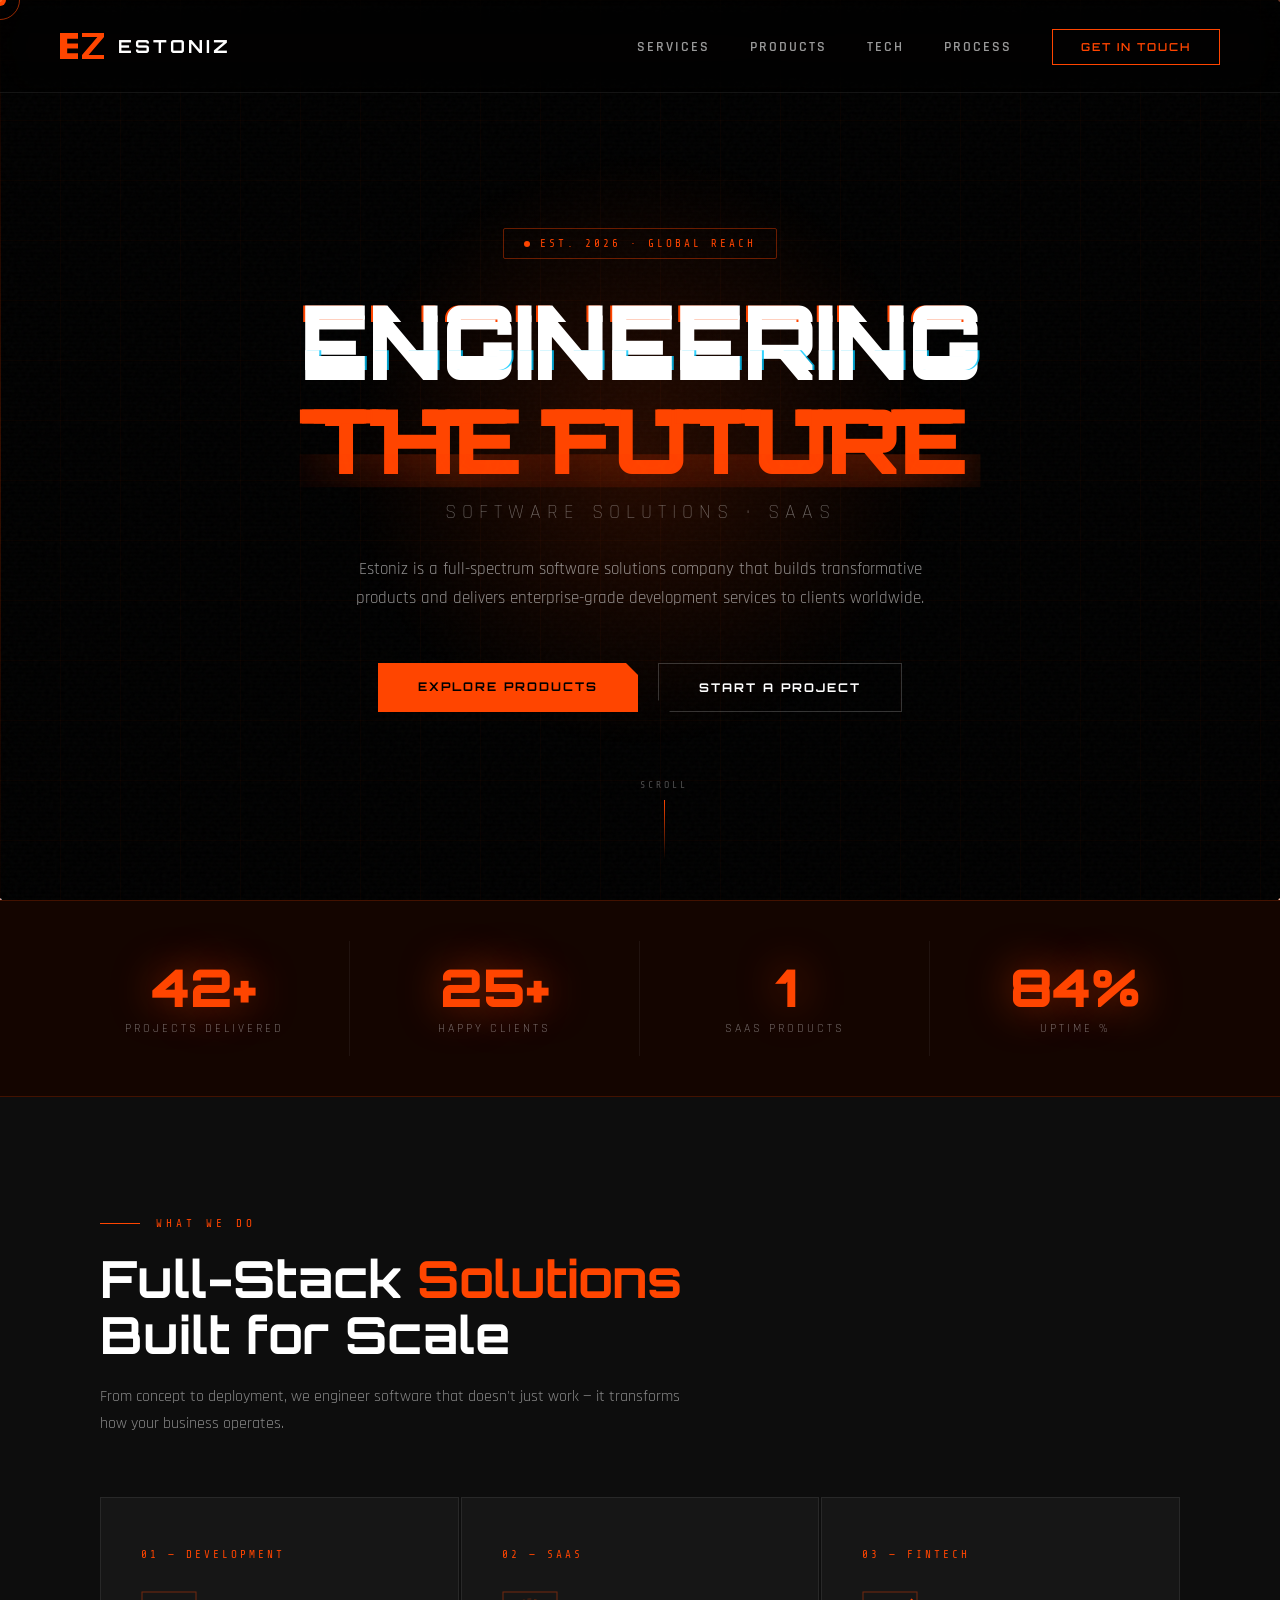
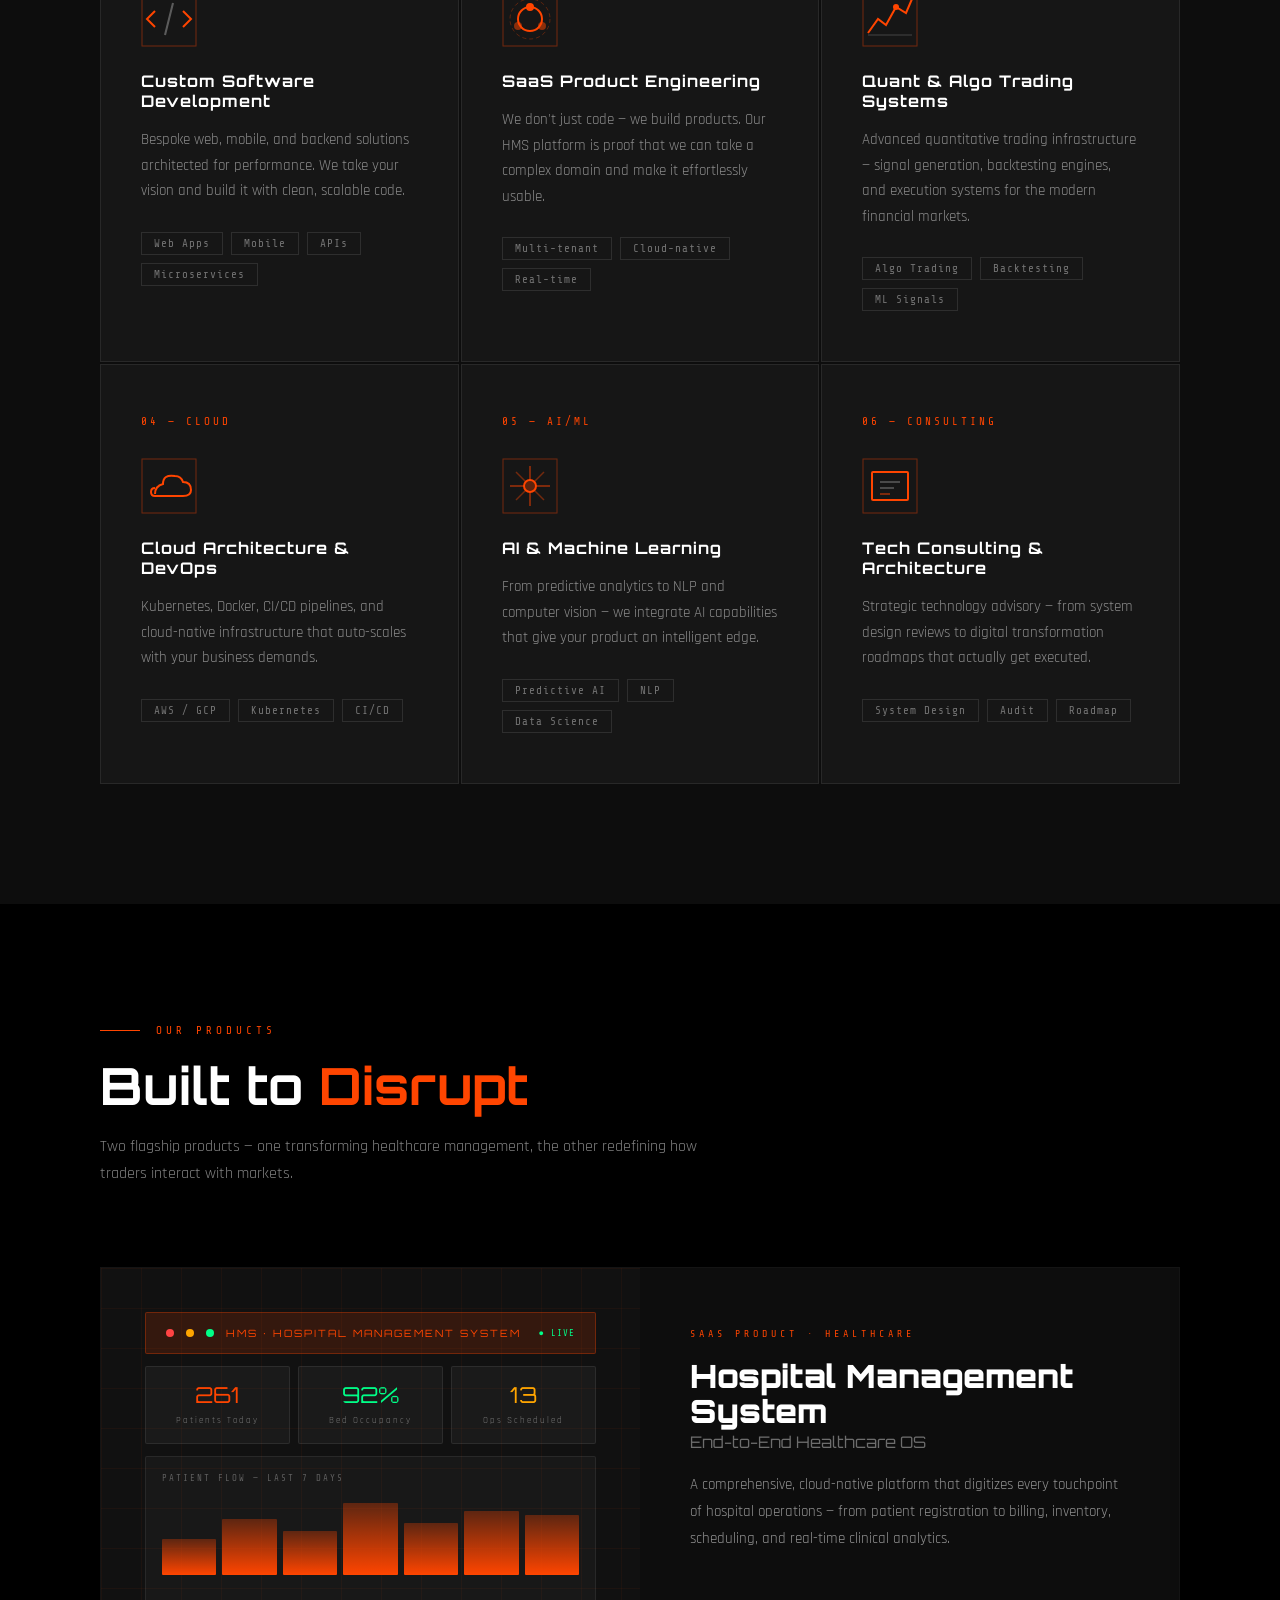
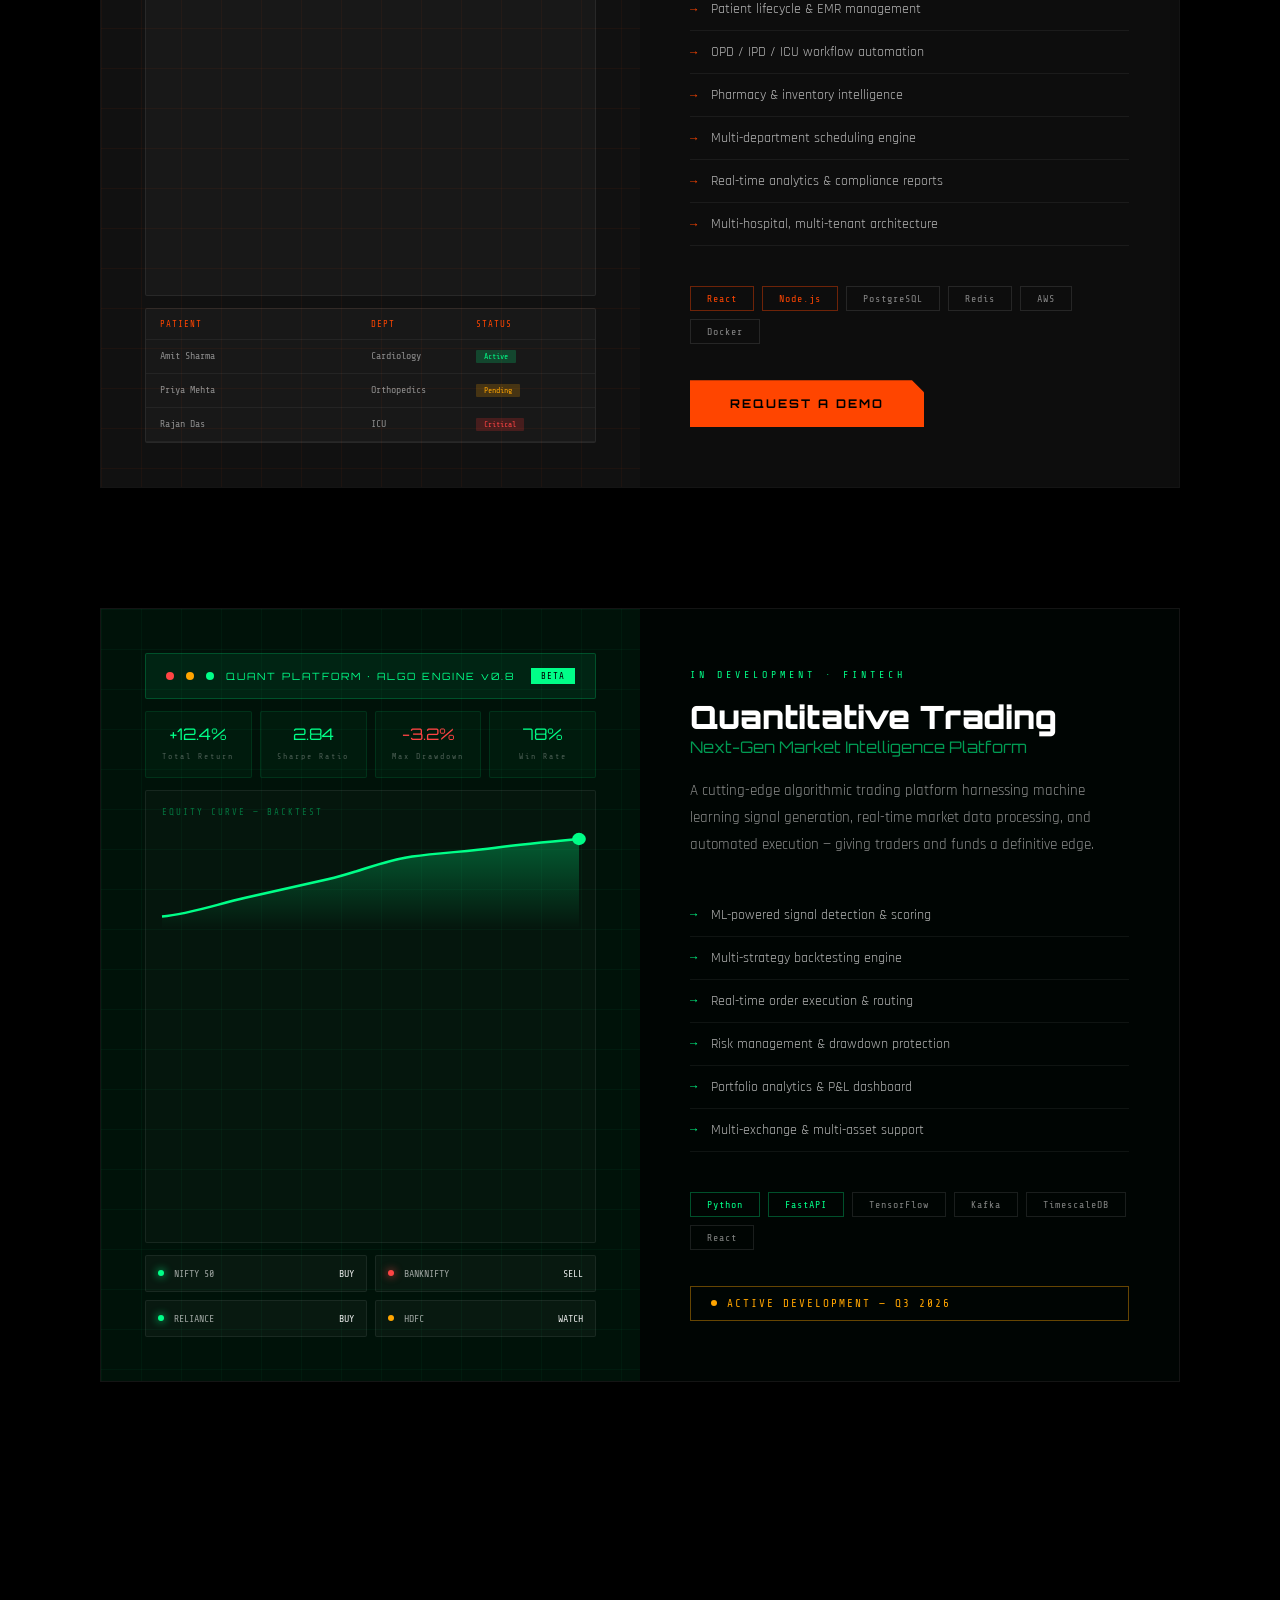
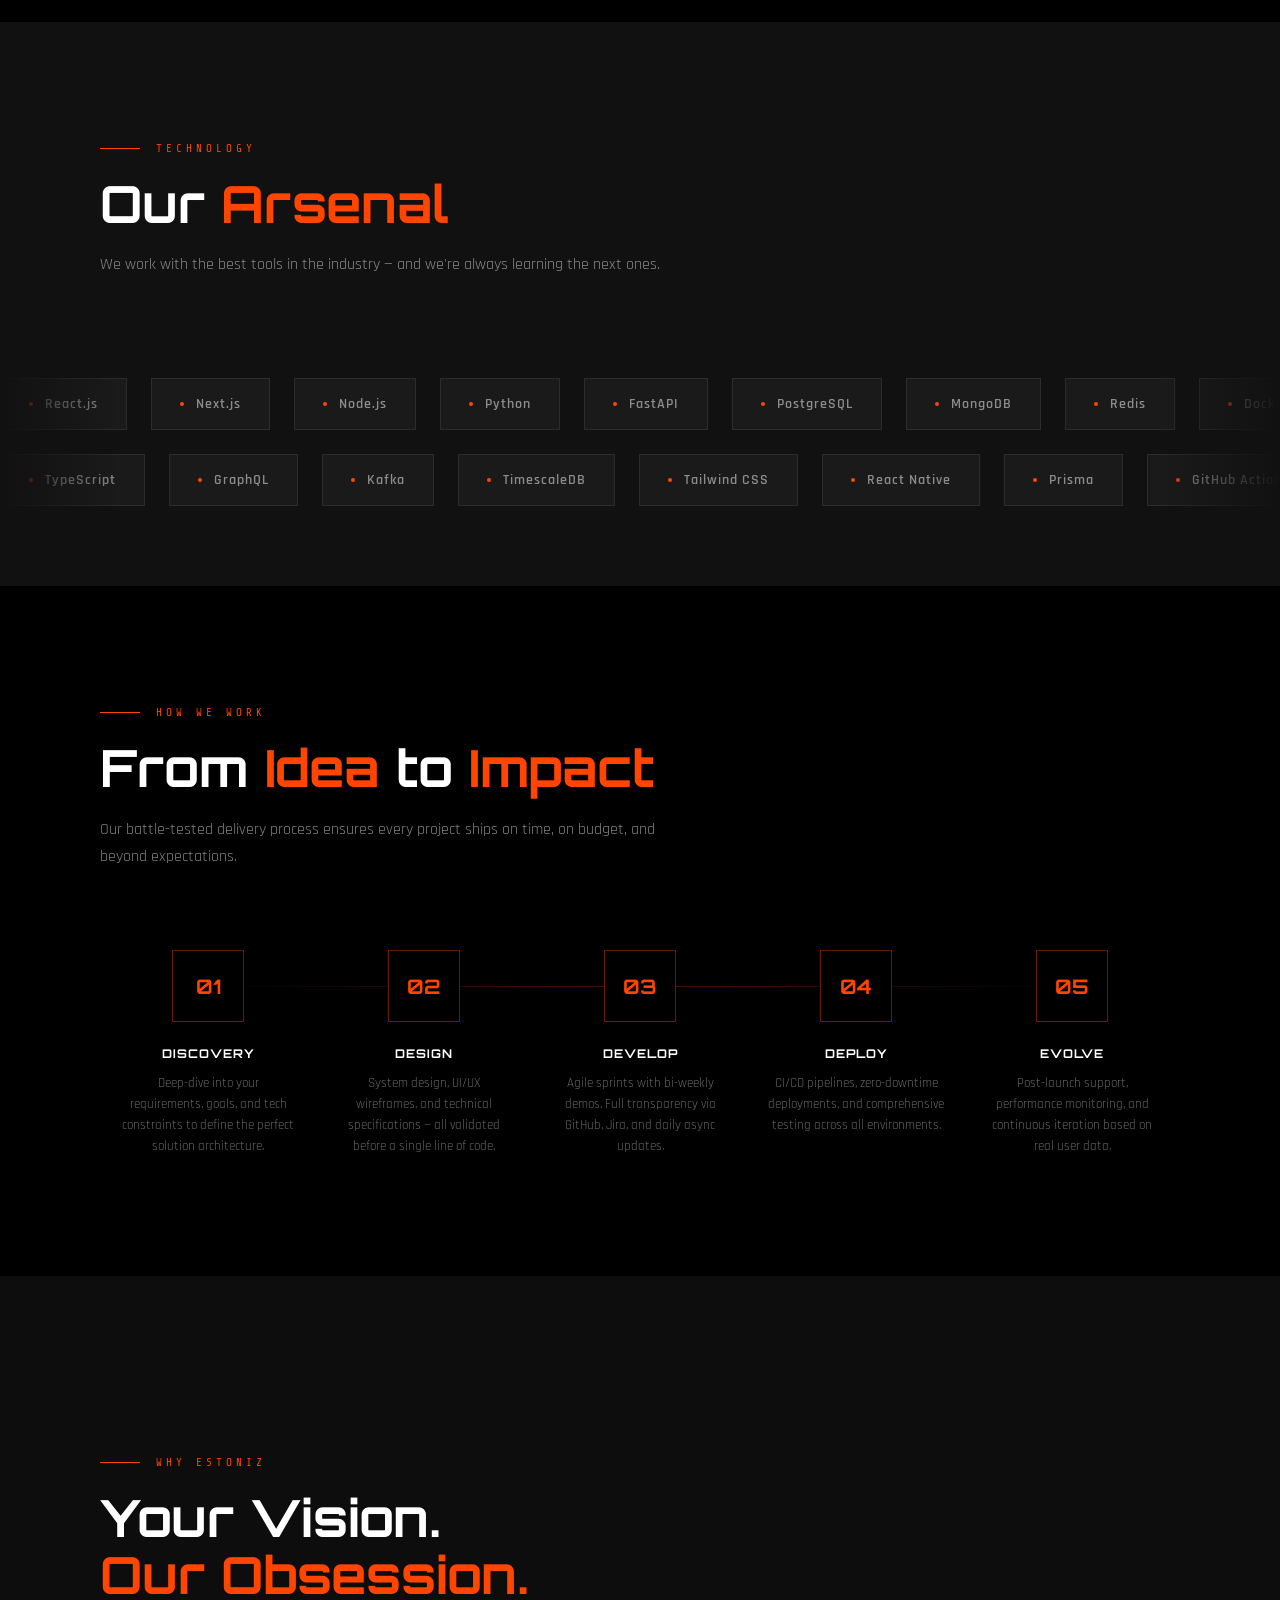
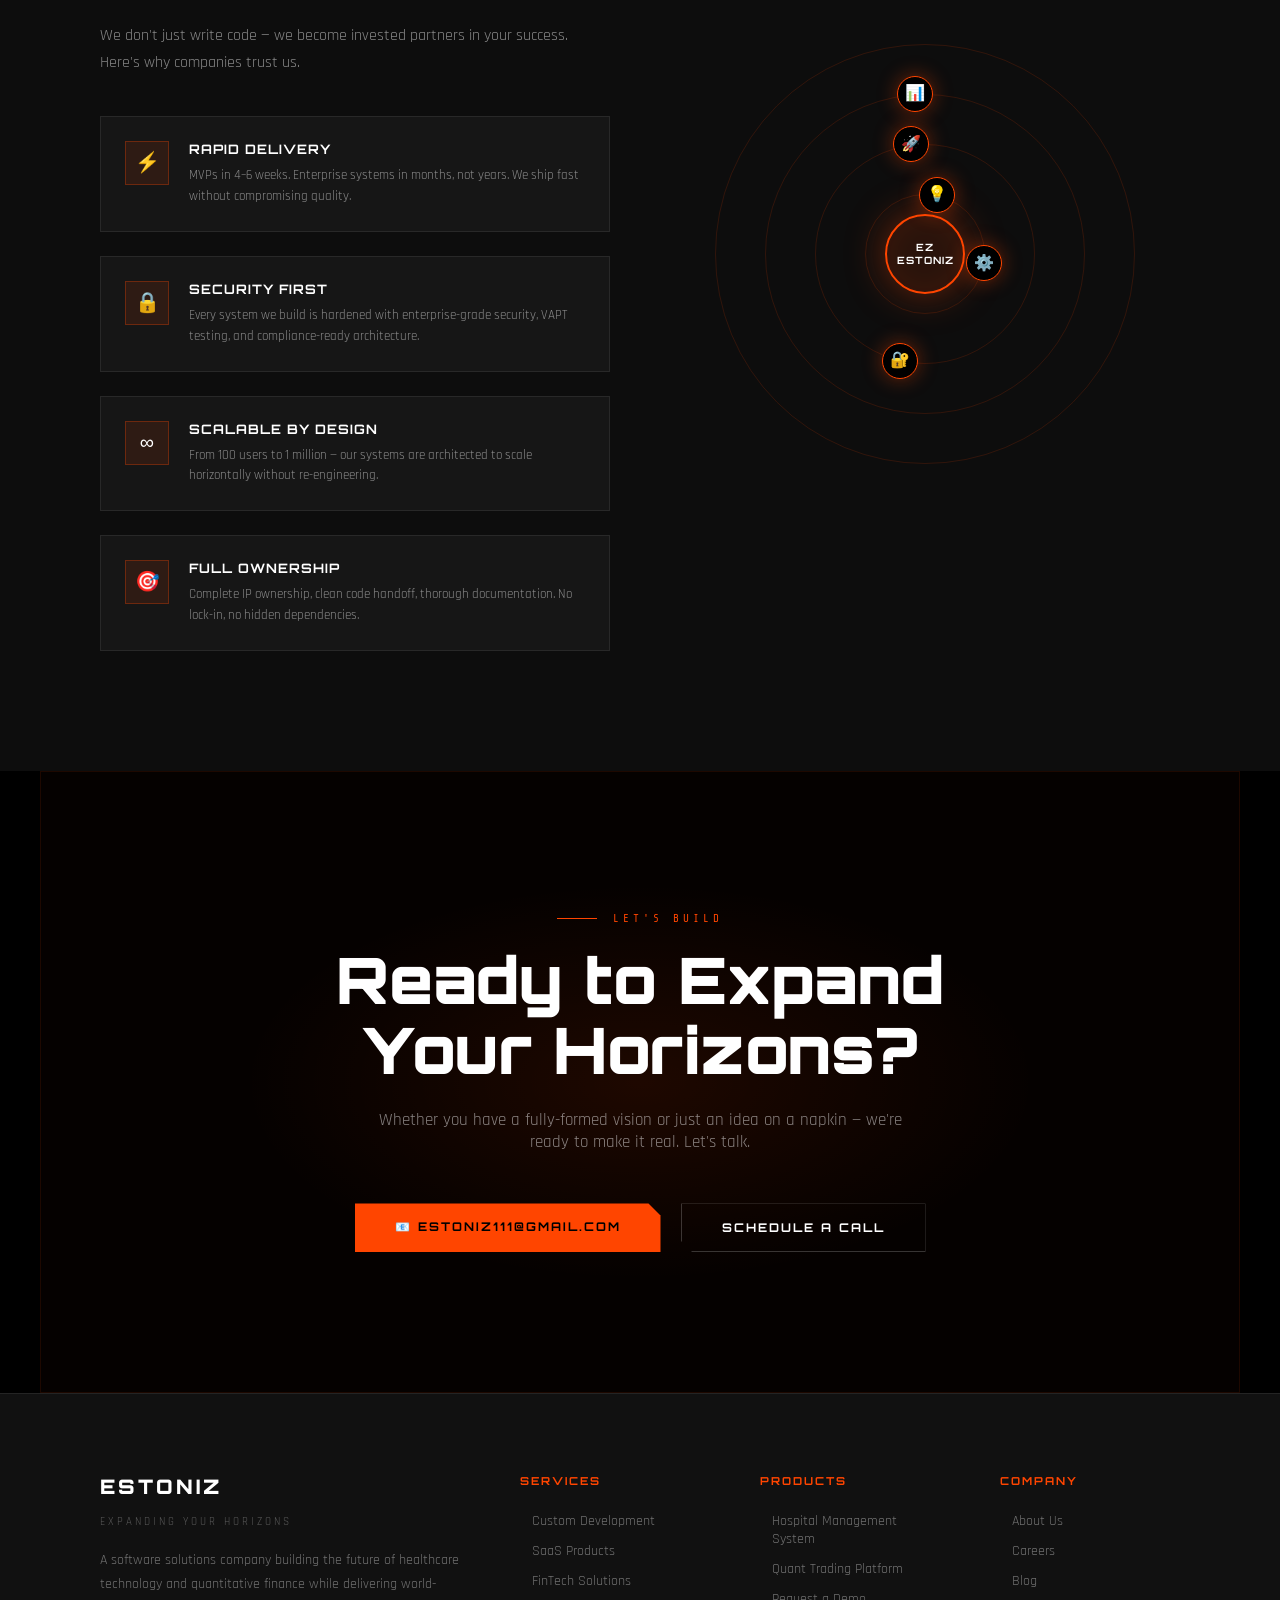
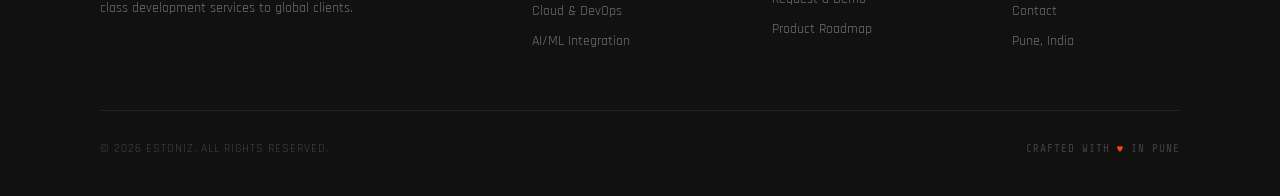
<file: estoniz-portfolio.html>
<!DOCTYPE html>
<html lang="en">
<head>
<meta charset="UTF-8">
<meta name="viewport" content="width=device-width, initial-scale=1.0">
<title>Estoniz — Expanding Your Horizons</title>
<link href="https://fonts.googleapis.com/css2?family=Orbitron:wght@400;600;700;900&family=Rajdhani:wght@300;400;500;600;700&family=Share+Tech+Mono&display=swap" rel="stylesheet">
<style>
  :root {
    --orange: #FF4500;
    --orange-light: #FF6A2F;
    --orange-glow: rgba(255,69,0,0.4);
    --white: #FFFFFF;
    --off-white: #E8E8E8;
    --black: #000000;
    --dark: #080808;
    --dark2: #0D0D0D;
    --dark3: #111111;
    --glass: rgba(255,255,255,0.04);
    --glass-border: rgba(255,255,255,0.08);
  }

  *, *::before, *::after { box-sizing: border-box; margin: 0; padding: 0; }

  html { scroll-behavior: smooth; }

  body {
    background: var(--black);
    color: var(--white);
    font-family: 'Rajdhani', sans-serif;
    overflow-x: hidden;
    cursor: none;
  }

  /* CUSTOM CURSOR */
  .cursor {
    position: fixed; top: 0; left: 0; width: 12px; height: 12px;
    background: var(--orange); border-radius: 50%;
    pointer-events: none; z-index: 99999;
    transform: translate(-50%,-50%);
    transition: transform 0.1s, width 0.3s, height 0.3s, opacity 0.3s;
    mix-blend-mode: screen;
  }
  .cursor-ring {
    position: fixed; top: 0; left: 0; width: 40px; height: 40px;
    border: 1px solid rgba(255,69,0,0.6); border-radius: 50%;
    pointer-events: none; z-index: 99998;
    transform: translate(-50%,-50%);
    transition: transform 0.15s ease-out, width 0.3s, height 0.3s;
  }
  .cursor.hover { width: 20px; height: 20px; }
  .cursor-ring.hover { width: 60px; height: 60px; border-color: var(--orange); }

  /* PARTICLE CANVAS */
  #particles { position: fixed; top: 0; left: 0; width: 100%; height: 100%; z-index: 0; pointer-events: none; }

  /* NOISE OVERLAY */
  body::before {
    content: ''; position: fixed; inset: 0; z-index: 1; pointer-events: none;
    opacity: 0.03;
    background-image: url("data:image/svg+xml,%3Csvg viewBox='0 0 256 256' xmlns='http://www.w3.org/2000/svg'%3E%3Cfilter id='noise'%3E%3CfeTurbulence type='fractalNoise' baseFrequency='0.9' numOctaves='4' stitchTiles='stitch'/%3E%3C/filter%3E%3Crect width='100%25' height='100%25' filter='url(%23noise)'/%3E%3C/svg%3E");
  }

  /* SCAN LINE */
  body::after {
    content: ''; position: fixed; inset: 0; z-index: 2; pointer-events: none;
    background: repeating-linear-gradient(0deg, transparent, transparent 2px, rgba(0,0,0,0.05) 2px, rgba(0,0,0,0.05) 4px);
  }

  /* NAV */
  nav {
    position: fixed; top: 0; left: 0; right: 0; z-index: 1000;
    display: flex; align-items: center; justify-content: space-between;
    padding: 24px 60px;
    background: rgba(0,0,0,0.3);
    backdrop-filter: blur(20px);
    border-bottom: 1px solid var(--glass-border);
    transition: padding 0.4s, background 0.4s;
  }
  nav.scrolled { padding: 16px 60px; background: rgba(0,0,0,0.85); }

  .nav-logo {
    display: flex; align-items: center; gap: 14px; text-decoration: none;
  }
  .logo-mark {
    width: 44px; height: 44px; position: relative;
  }
  .logo-e {
    position: absolute; left: 0; top: 50%; transform: translateY(-50%);
    width: 18px; height: 26px;
    background: var(--orange);
    clip-path: polygon(0 0, 100% 0, 100% 22%, 40% 22%, 40% 40%, 100% 40%, 100% 60%, 40% 60%, 40% 78%, 100% 78%, 100% 100%, 0 100%);
  }
  .logo-z {
    position: absolute; right: 0; top: 50%; transform: translateY(-50%);
    width: 22px; height: 26px;
    background: var(--orange);
    clip-path: polygon(0 0, 100% 0, 100% 15%, 30% 85%, 100% 85%, 100% 100%, 0 100%, 0 85%, 70% 15%, 0 15%);
  }
  .nav-brand {
    font-family: 'Orbitron', sans-serif;
    font-size: 18px; font-weight: 700;
    letter-spacing: 3px; color: var(--white);
  }
  .nav-links {
    display: flex; align-items: center; gap: 40px; list-style: none;
  }
  .nav-links a {
    font-family: 'Rajdhani', sans-serif; font-size: 14px; font-weight: 600;
    letter-spacing: 2px; color: rgba(255,255,255,0.6); text-decoration: none;
    text-transform: uppercase; position: relative;
    transition: color 0.3s;
  }
  .nav-links a::after {
    content: ''; position: absolute; bottom: -4px; left: 0; width: 0; height: 1px;
    background: var(--orange); transition: width 0.3s;
  }
  .nav-links a:hover { color: var(--white); }
  .nav-links a:hover::after { width: 100%; }
  .nav-cta {
    padding: 10px 28px;
    border: 1px solid var(--orange); color: var(--orange) !important;
    font-family: 'Orbitron', sans-serif !important;
    font-size: 11px !important; letter-spacing: 2px !important;
    transition: background 0.3s, color 0.3s, box-shadow 0.3s !important;
  }
  .nav-cta:hover {
    background: var(--orange) !important; color: var(--black) !important;
    box-shadow: 0 0 30px var(--orange-glow) !important;
  }
  .nav-cta::after { display: none !important; }

  /* HERO */
  #hero {
    position: relative; min-height: 100vh;
    display: flex; align-items: center; justify-content: center;
    text-align: center; overflow: hidden;
    padding: 120px 40px 80px;
  }

  .hero-grid {
    position: absolute; inset: 0;
    background-image:
      linear-gradient(rgba(255,69,0,0.03) 1px, transparent 1px),
      linear-gradient(90deg, rgba(255,69,0,0.03) 1px, transparent 1px);
    background-size: 60px 60px;
    animation: gridPulse 8s ease-in-out infinite;
  }
  @keyframes gridPulse {
    0%,100% { opacity: 0.5; }
    50% { opacity: 1; }
  }

  .hero-glow {
    position: absolute; top: 50%; left: 50%; transform: translate(-50%,-50%);
    width: 600px; height: 600px;
    background: radial-gradient(circle, rgba(255,69,0,0.15) 0%, transparent 70%);
    animation: glowPulse 4s ease-in-out infinite;
  }
  @keyframes glowPulse {
    0%,100% { transform: translate(-50%,-50%) scale(1); opacity: 0.8; }
    50% { transform: translate(-50%,-50%) scale(1.2); opacity: 1; }
  }

  .hero-content { position: relative; z-index: 10; max-width: 900px; }

  .hero-badge {
    display: inline-flex; align-items: center; gap: 10px;
    border: 1px solid rgba(255,69,0,0.4); padding: 8px 20px;
    border-radius: 2px; margin-bottom: 40px;
    font-family: 'Share Tech Mono', monospace; font-size: 11px;
    letter-spacing: 3px; color: var(--orange);
    animation: fadeSlideUp 1s ease both;
  }
  .badge-dot {
    width: 6px; height: 6px; background: var(--orange); border-radius: 50%;
    animation: blink 1.5s ease-in-out infinite;
  }
  @keyframes blink { 0%,100% { opacity: 1; } 50% { opacity: 0.2; } }

  .hero-title {
    font-family: 'Orbitron', sans-serif;
    font-size: clamp(40px, 7vw, 90px);
    font-weight: 900; line-height: 1.05;
    letter-spacing: -1px; margin-bottom: 12px;
    animation: fadeSlideUp 1s ease 0.2s both;
  }
  .hero-title .line2 { color: var(--orange); display: block; position: relative; }
  .hero-title .line2::after {
    content: attr(data-text);
    position: absolute; inset: 0;
    color: transparent;
    text-shadow: 0 0 80px rgba(255,69,0,0.8);
    animation: textGlow 3s ease-in-out infinite;
  }
  @keyframes textGlow {
    0%,100% { opacity: 0.5; } 50% { opacity: 1; }
  }

  .hero-sub {
    font-size: 20px; letter-spacing: 6px; text-transform: uppercase;
    color: rgba(255,255,255,0.4); margin-bottom: 30px;
    font-weight: 300;
    animation: fadeSlideUp 1s ease 0.3s both;
  }

  .hero-desc {
    font-size: 17px; line-height: 1.7; color: rgba(255,255,255,0.55);
    max-width: 600px; margin: 0 auto 50px;
    animation: fadeSlideUp 1s ease 0.4s both;
  }

  .hero-btns {
    display: flex; gap: 20px; justify-content: center; flex-wrap: wrap;
    animation: fadeSlideUp 1s ease 0.5s both;
  }
  .btn-primary {
    padding: 16px 40px; background: var(--orange); color: var(--black);
    font-family: 'Orbitron', sans-serif; font-size: 12px; font-weight: 700;
    letter-spacing: 2px; text-transform: uppercase; text-decoration: none;
    position: relative; overflow: hidden; transition: box-shadow 0.3s;
    clip-path: polygon(0 0, calc(100% - 12px) 0, 100% 12px, 100% 100%, 0 100%);
  }
  .btn-primary::before {
    content: ''; position: absolute; inset: 0;
    background: linear-gradient(90deg, transparent, rgba(255,255,255,0.3), transparent);
    transform: translateX(-100%); transition: transform 0.5s;
  }
  .btn-primary:hover { box-shadow: 0 0 40px var(--orange-glow); }
  .btn-primary:hover::before { transform: translateX(100%); }
  .btn-ghost {
    padding: 16px 40px; border: 1px solid rgba(255,255,255,0.2);
    color: var(--white); font-family: 'Orbitron', sans-serif;
    font-size: 12px; font-weight: 700; letter-spacing: 2px;
    text-transform: uppercase; text-decoration: none;
    transition: border-color 0.3s, box-shadow 0.3s;
    clip-path: polygon(0 0, 100% 0, 100% 100%, 12px 100%, 0 calc(100% - 12px));
  }
  .btn-ghost:hover { border-color: var(--orange); box-shadow: 0 0 20px rgba(255,69,0,0.2); }

  .hero-scroll {
    position: absolute; bottom: 40px; left: 50%; transform: translateX(-50%);
    display: flex; flex-direction: column; align-items: center; gap: 10px;
    animation: fadeSlideUp 1s ease 0.8s both;
  }
  .scroll-text {
    font-family: 'Share Tech Mono', monospace; font-size: 10px;
    letter-spacing: 3px; color: rgba(255,255,255,0.3);
  }
  .scroll-line {
    width: 1px; height: 60px;
    background: linear-gradient(to bottom, var(--orange), transparent);
    animation: scrollDown 2s ease-in-out infinite;
  }
  @keyframes scrollDown {
    0% { transform: scaleY(0); transform-origin: top; }
    50% { transform: scaleY(1); transform-origin: top; }
    51% { transform: scaleY(1); transform-origin: bottom; }
    100% { transform: scaleY(0); transform-origin: bottom; }
  }

  /* COUNTER STRIP */
  .counter-strip {
    position: relative; z-index: 10;
    background: rgba(255,69,0,0.08);
    border-top: 1px solid rgba(255,69,0,0.2);
    border-bottom: 1px solid rgba(255,69,0,0.2);
    padding: 40px 60px;
    display: grid; grid-template-columns: repeat(4, 1fr);
    gap: 0;
  }
  .counter-item {
    text-align: center; padding: 20px;
    border-right: 1px solid rgba(255,255,255,0.06);
  }
  .counter-item:last-child { border-right: none; }
  .counter-num {
    font-family: 'Orbitron', sans-serif; font-size: 52px; font-weight: 900;
    color: var(--orange); line-height: 1; display: block;
    text-shadow: 0 0 40px rgba(255,69,0,0.5);
  }
  .counter-label {
    font-size: 12px; letter-spacing: 3px; text-transform: uppercase;
    color: rgba(255,255,255,0.4); margin-top: 8px; display: block;
  }

  /* SECTION BASE */
  section { position: relative; z-index: 10; }
  .section-inner { max-width: 1200px; margin: 0 auto; padding: 120px 60px; }

  .section-tag {
    font-family: 'Share Tech Mono', monospace; font-size: 11px;
    letter-spacing: 4px; color: var(--orange); text-transform: uppercase;
    margin-bottom: 20px; display: flex; align-items: center; gap: 16px;
  }
  .section-tag::before {
    content: ''; width: 40px; height: 1px; background: var(--orange);
  }

  .section-title {
    font-family: 'Orbitron', sans-serif;
    font-size: clamp(28px, 4vw, 52px);
    font-weight: 700; line-height: 1.1;
    margin-bottom: 20px;
  }
  .section-title .accent { color: var(--orange); }

  .section-subtitle {
    font-size: 16px; line-height: 1.7;
    color: rgba(255,255,255,0.5); max-width: 600px;
  }

  /* SERVICES */
  #services { background: var(--dark2); }

  .services-grid {
    display: grid; grid-template-columns: repeat(3, 1fr);
    gap: 2px; margin-top: 60px;
  }
  .service-card {
    background: var(--glass); padding: 50px 40px;
    border: 1px solid var(--glass-border);
    position: relative; overflow: hidden;
    transition: transform 0.4s, border-color 0.4s;
    opacity: 0; transform: translateY(40px);
  }
  .service-card.visible { animation: cardReveal 0.7s ease forwards; }
  @keyframes cardReveal {
    to { opacity: 1; transform: translateY(0); }
  }
  .service-card::before {
    content: ''; position: absolute;
    top: 0; left: 0; right: 0; height: 2px;
    background: linear-gradient(90deg, transparent, var(--orange), transparent);
    transform: scaleX(0); transition: transform 0.4s;
  }
  .service-card::after {
    content: ''; position: absolute; inset: 0;
    background: linear-gradient(135deg, rgba(255,69,0,0.05) 0%, transparent 60%);
    opacity: 0; transition: opacity 0.4s;
  }
  .service-card:hover { border-color: rgba(255,69,0,0.3); transform: translateY(-4px); }
  .service-card:hover::before { transform: scaleX(1); }
  .service-card:hover::after { opacity: 1; }

  .service-num {
    font-family: 'Share Tech Mono', monospace;
    font-size: 11px; letter-spacing: 3px; color: var(--orange);
    margin-bottom: 30px; display: block;
  }
  .service-icon {
    width: 56px; height: 56px; margin-bottom: 24px;
    position: relative;
  }
  .service-icon svg { width: 100%; height: 100%; }
  .service-name {
    font-family: 'Orbitron', sans-serif; font-size: 16px; font-weight: 700;
    margin-bottom: 16px; letter-spacing: 1px;
  }
  .service-desc {
    font-size: 15px; line-height: 1.7; color: rgba(255,255,255,0.5);
  }
  .service-tags {
    display: flex; flex-wrap: wrap; gap: 8px; margin-top: 28px;
  }
  .service-tag-item {
    padding: 4px 12px; border: 1px solid rgba(255,255,255,0.1);
    font-size: 11px; letter-spacing: 1px; color: rgba(255,255,255,0.4);
    font-family: 'Share Tech Mono', monospace;
  }

  /* PROJECTS */
  #projects { background: var(--black); }

  .projects-header { margin-bottom: 80px; }

  /* HMS PROJECT */
  .project-showcase {
    margin-bottom: 120px; opacity: 0; transform: translateX(-60px);
  }
  .project-showcase.right { transform: translateX(60px); }
  .project-showcase.visible { animation: slideIn 0.9s cubic-bezier(0.16,1,0.3,1) forwards; }
  .project-showcase.right.visible { animation: slideInRight 0.9s cubic-bezier(0.16,1,0.3,1) forwards; }
  @keyframes slideIn { to { opacity: 1; transform: translateX(0); } }
  @keyframes slideInRight { to { opacity: 1; transform: translateX(0); } }

  .project-inner {
    display: grid; grid-template-columns: 1fr 1fr; gap: 0;
    border: 1px solid var(--glass-border);
    position: relative; overflow: hidden;
  }
  .project-inner.reverse { direction: rtl; }
  .project-inner.reverse > * { direction: ltr; }

  .project-visual {
    position: relative; min-height: 500px; overflow: hidden;
    background: var(--dark3);
  }
  .project-bg-grid {
    position: absolute; inset: 0;
    background-image:
      linear-gradient(rgba(255,69,0,0.05) 1px, transparent 1px),
      linear-gradient(90deg, rgba(255,69,0,0.05) 1px, transparent 1px);
    background-size: 40px 40px;
  }
  .project-mock {
    position: absolute; inset: 20px;
    display: flex; flex-direction: column; gap: 12px;
    padding: 24px;
  }

  /* HMS MOCK */
  .hms-header-bar {
    background: rgba(255,69,0,0.15); border: 1px solid rgba(255,69,0,0.3);
    padding: 14px 20px; display: flex; align-items: center; gap: 12px;
    border-radius: 2px;
  }
  .hms-dot { width: 8px; height: 8px; border-radius: 50%; }
  .hms-title-bar { flex: 1; font-family: 'Orbitron', sans-serif; font-size: 10px; color: var(--orange); letter-spacing: 2px; }
  .hms-status { font-family: 'Share Tech Mono', monospace; font-size: 9px; color: #00ff88; letter-spacing: 1px; }

  .hms-stats-row {
    display: grid; grid-template-columns: repeat(3, 1fr); gap: 8px;
  }
  .hms-stat {
    background: rgba(255,255,255,0.04); border: 1px solid rgba(255,255,255,0.08);
    padding: 14px 12px; border-radius: 2px; text-align: center;
  }
  .hms-stat-num { font-family: 'Orbitron', sans-serif; font-size: 22px; color: var(--orange); display: block; }
  .hms-stat-l { font-size: 9px; letter-spacing: 2px; color: rgba(255,255,255,0.4); }
  .hms-chart-area {
    background: rgba(255,255,255,0.03); border: 1px solid rgba(255,255,255,0.07);
    padding: 16px; flex: 1; border-radius: 2px; position: relative; overflow: hidden;
  }
  .hms-chart-title { font-size: 9px; letter-spacing: 2px; color: rgba(255,255,255,0.3); margin-bottom: 12px; font-family: 'Share Tech Mono', monospace; }
  .hms-bars { display: flex; align-items: flex-end; gap: 6px; height: 80px; }
  .hms-bar {
    flex: 1; background: linear-gradient(to top, var(--orange), rgba(255,69,0,0.3));
    border-radius: 1px;
    animation: barGrow 2s ease-in-out infinite alternate;
  }
  @keyframes barGrow { 0% { opacity: 0.6; } 100% { opacity: 1; } }

  .hms-table {
    background: rgba(255,255,255,0.03); border: 1px solid rgba(255,255,255,0.07);
    border-radius: 2px; overflow: hidden;
  }
  .hms-row {
    display: grid; grid-template-columns: 2fr 1fr 1fr;
    padding: 10px 14px; border-bottom: 1px solid rgba(255,255,255,0.05);
    font-size: 10px; color: rgba(255,255,255,0.5);
    font-family: 'Share Tech Mono', monospace;
  }
  .hms-row.header { color: var(--orange); font-size: 9px; letter-spacing: 1px; }
  .hms-badge {
    font-size: 8px; padding: 2px 8px; border-radius: 1px;
    display: inline-block;
  }
  .hms-badge.active { background: rgba(0,255,136,0.2); color: #00ff88; }
  .hms-badge.pending { background: rgba(255,165,0,0.2); color: orange; }
  .hms-badge.critical { background: rgba(255,50,50,0.2); color: #ff4444; }

  /* QUANT MOCK */
  .quant-header-bar {
    background: rgba(0,255,136,0.08); border: 1px solid rgba(0,255,136,0.2);
    padding: 14px 20px; display: flex; align-items: center; gap: 12px;
    border-radius: 2px;
  }
  .quant-title-bar { flex: 1; font-family: 'Orbitron', sans-serif; font-size: 10px; color: #00ff88; letter-spacing: 2px; }
  .quant-badge-live {
    font-family: 'Share Tech Mono', monospace; font-size: 9px; color: #000; background: #00ff88;
    padding: 3px 10px; letter-spacing: 1px;
    animation: livePulse 1.5s ease-in-out infinite;
  }
  @keyframes livePulse { 0%,100% { opacity: 1; } 50% { opacity: 0.5; } }

  .quant-pnl { display: grid; grid-template-columns: repeat(4, 1fr); gap: 8px; }
  .quant-pnl-item {
    background: rgba(0,255,136,0.04); border: 1px solid rgba(0,255,136,0.1);
    padding: 12px; border-radius: 2px; text-align: center;
  }
  .quant-pnl-num { font-family: 'Orbitron', sans-serif; font-size: 16px; color: #00ff88; display: block; }
  .quant-pnl-num.red { color: #ff4444; }
  .quant-pnl-l { font-size: 8px; letter-spacing: 2px; color: rgba(255,255,255,0.3); font-family: 'Share Tech Mono', monospace; }

  .quant-chart {
    background: rgba(255,255,255,0.02); border: 1px solid rgba(255,255,255,0.07);
    padding: 16px; flex: 1; border-radius: 2px; position: relative;
  }
  .quant-chart svg { width: 100%; height: 100px; overflow: visible; }

  .quant-signals { display: grid; grid-template-columns: 1fr 1fr; gap: 8px; }
  .quant-signal {
    background: rgba(255,255,255,0.03); border: 1px solid rgba(255,255,255,0.07);
    padding: 12px; border-radius: 2px;
    display: flex; align-items: center; gap: 10px;
    font-family: 'Share Tech Mono', monospace; font-size: 10px;
  }
  .signal-dot { width: 6px; height: 6px; border-radius: 50%; flex-shrink: 0; }
  .signal-dot.buy { background: #00ff88; box-shadow: 0 0 8px #00ff88; }
  .signal-dot.sell { background: #ff4444; box-shadow: 0 0 8px #ff4444; }
  .signal-dot.watch { background: orange; }
  .signal-label { color: rgba(255,255,255,0.6); flex: 1; }
  .signal-val { color: rgba(255,255,255,0.9); }

  /* PROJECT INFO */
  .project-info {
    padding: 60px 50px; display: flex; flex-direction: column; justify-content: center;
    background: var(--dark2);
  }
  .project-type {
    font-family: 'Share Tech Mono', monospace; font-size: 10px;
    letter-spacing: 4px; color: var(--orange); text-transform: uppercase; margin-bottom: 20px;
  }
  .project-name {
    font-family: 'Orbitron', sans-serif; font-size: 32px; font-weight: 900;
    line-height: 1.1; margin-bottom: 20px;
  }
  .project-name .sub { display: block; font-size: 16px; font-weight: 400; color: rgba(255,255,255,0.4); margin-top: 4px; }
  .project-desc {
    font-size: 15px; line-height: 1.8; color: rgba(255,255,255,0.55); margin-bottom: 36px;
  }
  .project-features { list-style: none; margin-bottom: 40px; }
  .project-features li {
    padding: 12px 0; border-bottom: 1px solid rgba(255,255,255,0.06);
    display: flex; align-items: center; gap: 14px;
    font-size: 14px; color: rgba(255,255,255,0.7);
  }
  .feature-arrow { color: var(--orange); font-family: 'Share Tech Mono', monospace; font-size: 12px; }

  .project-tech { display: flex; flex-wrap: wrap; gap: 8px; margin-bottom: 36px; }
  .tech-chip {
    padding: 6px 16px; border: 1px solid rgba(255,255,255,0.1);
    font-family: 'Share Tech Mono', monospace; font-size: 10px;
    color: rgba(255,255,255,0.5); letter-spacing: 1px;
  }
  .tech-chip.highlight { border-color: rgba(255,69,0,0.4); color: var(--orange); }

  .project-wip {
    display: inline-flex; align-items: center; gap: 10px;
    border: 1px solid rgba(255,165,0,0.4); padding: 10px 20px;
    color: orange; font-family: 'Share Tech Mono', monospace; font-size: 11px;
    letter-spacing: 2px;
  }
  .project-wip-dot { width: 6px; height: 6px; background: orange; border-radius: 50%; animation: blink 1s infinite; }

  /* TECH STACK */
  #tech { background: var(--dark3); }
  .tech-marquee-wrap { margin-top: 60px; overflow: hidden; position: relative; }
  .tech-marquee-wrap::before, .tech-marquee-wrap::after {
    content: ''; position: absolute; top: 0; bottom: 0; z-index: 2; width: 120px;
  }
  .tech-marquee-wrap::before { left: 0; background: linear-gradient(90deg, var(--dark3), transparent); }
  .tech-marquee-wrap::after { right: 0; background: linear-gradient(-90deg, var(--dark3), transparent); }
  .tech-marquee { display: flex; gap: 24px; animation: marquee 25s linear infinite; width: max-content; }
  .tech-marquee-row2 { animation-direction: reverse; margin-top: 24px; }
  @keyframes marquee { to { transform: translateX(-50%); } }
  .tech-item {
    display: flex; align-items: center; gap: 12px;
    background: var(--glass); border: 1px solid var(--glass-border);
    padding: 16px 28px; white-space: nowrap;
    font-family: 'Rajdhani', sans-serif; font-size: 14px; font-weight: 600;
    letter-spacing: 1px; color: rgba(255,255,255,0.5);
    transition: color 0.3s, border-color 0.3s;
  }
  .tech-item:hover { color: var(--orange); border-color: rgba(255,69,0,0.3); }
  .tech-item-dot { width: 4px; height: 4px; background: var(--orange); border-radius: 50%; }

  /* PROCESS */
  #process { background: var(--black); }
  .process-steps {
    display: grid; grid-template-columns: repeat(5, 1fr);
    margin-top: 80px; position: relative;
  }
  .process-line {
    position: absolute; top: 36px; left: 10%; right: 10%; height: 1px;
    background: linear-gradient(90deg, transparent, var(--orange), transparent);
    opacity: 0.3;
  }
  .process-step { text-align: center; padding: 0 20px; position: relative; }
  .process-num {
    width: 72px; height: 72px; border: 1px solid rgba(255,69,0,0.4);
    display: flex; align-items: center; justify-content: center; margin: 0 auto 24px;
    font-family: 'Orbitron', sans-serif; font-size: 20px; font-weight: 700;
    color: var(--orange); position: relative; background: var(--black);
    transition: background 0.4s, box-shadow 0.4s;
  }
  .process-step:hover .process-num {
    background: rgba(255,69,0,0.1); box-shadow: 0 0 30px var(--orange-glow);
  }
  .process-step-title {
    font-family: 'Orbitron', sans-serif; font-size: 12px; font-weight: 700;
    letter-spacing: 1px; margin-bottom: 12px;
  }
  .process-step-desc { font-size: 13px; color: rgba(255,255,255,0.4); line-height: 1.6; }

  /* WHY US */
  #why { background: var(--dark2); }
  .why-grid { display: grid; grid-template-columns: 1fr 1fr; gap: 60px; margin-top: 60px; align-items: center; }
  .why-visual {
    position: relative; height: 500px;
  }
  .orbit-ring {
    position: absolute; border: 1px solid rgba(255,69,0,0.15); border-radius: 50%;
    top: 50%; left: 50%; transform: translate(-50%,-50%);
  }
  .orbit-ring:nth-child(1) { width: 120px; height: 120px; animation: spin 8s linear infinite; }
  .orbit-ring:nth-child(2) { width: 220px; height: 220px; animation: spin 14s linear infinite reverse; }
  .orbit-ring:nth-child(3) { width: 320px; height: 320px; animation: spin 20s linear infinite; }
  .orbit-ring:nth-child(4) { width: 420px; height: 420px; animation: spin 28s linear infinite reverse; }
  @keyframes spin { to { transform: translate(-50%,-50%) rotate(360deg); } }
  .orbit-center {
    position: absolute; top: 50%; left: 50%; transform: translate(-50%,-50%);
    width: 80px; height: 80px; background: rgba(255,69,0,0.1);
    border: 2px solid var(--orange); border-radius: 50%;
    display: flex; align-items: center; justify-content: center;
    font-family: 'Orbitron', sans-serif; font-size: 10px; font-weight: 700;
    text-align: center; line-height: 1.3; letter-spacing: 1px;
    box-shadow: 0 0 40px var(--orange-glow), inset 0 0 40px rgba(255,69,0,0.1);
  }
  .orbit-planet {
    position: absolute; width: 36px; height: 36px; border-radius: 50%;
    background: var(--black); border: 1px solid var(--orange);
    display: flex; align-items: center; justify-content: center;
    font-size: 16px;
    box-shadow: 0 0 20px var(--orange-glow);
    top: 50%; left: 50%;
    transform-origin: 0 0;
  }

  .why-points { display: flex; flex-direction: column; gap: 24px; }
  .why-point {
    display: flex; gap: 20px; padding: 24px;
    border: 1px solid var(--glass-border); background: var(--glass);
    transition: border-color 0.3s, transform 0.3s;
  }
  .why-point:hover { border-color: rgba(255,69,0,0.3); transform: translateX(8px); }
  .why-icon {
    width: 44px; height: 44px; background: rgba(255,69,0,0.1);
    border: 1px solid rgba(255,69,0,0.3); display: flex; align-items: center;
    justify-content: center; font-size: 20px; flex-shrink: 0;
  }
  .why-point-title {
    font-family: 'Orbitron', sans-serif; font-size: 13px; font-weight: 700;
    margin-bottom: 8px; letter-spacing: 1px;
  }
  .why-point-desc { font-size: 13px; color: rgba(255,255,255,0.5); line-height: 1.6; }

  /* TESTIMONIAL / CTA */
  #cta { background: var(--black); }
  .cta-inner {
    text-align: center; padding: 140px 60px;
    position: relative; overflow: hidden;
    border: 1px solid rgba(255,69,0,0.1);
    background: rgba(255,69,0,0.02);
  }
  .cta-glow {
    position: absolute; top: 50%; left: 50%; transform: translate(-50%,-50%);
    width: 800px; height: 400px;
    background: radial-gradient(ellipse, rgba(255,69,0,0.1) 0%, transparent 70%);
    pointer-events: none;
  }
  .cta-title {
    font-family: 'Orbitron', sans-serif; font-size: clamp(28px, 5vw, 64px);
    font-weight: 900; margin-bottom: 24px; line-height: 1.1; position: relative;
  }
  .cta-sub {
    font-size: 17px; color: rgba(255,255,255,0.5); margin-bottom: 50px;
    position: relative; max-width: 550px; margin-left: auto; margin-right: auto;
  }
  .cta-sub { margin-bottom: 50px; }
  .cta-contact-row {
    display: flex; gap: 20px; justify-content: center; flex-wrap: wrap; position: relative;
  }

  /* FOOTER */
  footer {
    background: var(--dark3); border-top: 1px solid var(--glass-border);
    position: relative; z-index: 10;
  }
  .footer-inner {
    max-width: 1200px; margin: 0 auto; padding: 80px 60px 40px;
  }
  .footer-grid {
    display: grid; grid-template-columns: 2fr 1fr 1fr 1fr;
    gap: 60px; margin-bottom: 60px;
  }
  .footer-brand-name {
    font-family: 'Orbitron', sans-serif; font-size: 20px; font-weight: 900;
    letter-spacing: 3px; margin-bottom: 16px;
  }
  .footer-brand-tag {
    font-size: 11px; letter-spacing: 3px; text-transform: uppercase;
    color: rgba(255,255,255,0.3); margin-bottom: 20px; display: block;
  }
  .footer-brand-desc { font-size: 14px; color: rgba(255,255,255,0.4); line-height: 1.7; }
  .footer-col-title {
    font-family: 'Orbitron', sans-serif; font-size: 11px; font-weight: 700;
    letter-spacing: 2px; color: var(--orange); margin-bottom: 24px;
    text-transform: uppercase;
  }
  .footer-links { list-style: none; display: flex; flex-direction: column; gap: 12px; }
  .footer-links a {
    font-size: 14px; color: rgba(255,255,255,0.4); text-decoration: none;
    transition: color 0.3s; display: flex; align-items: center; gap: 8px;
  }
  .footer-links a:hover { color: var(--orange); }
  .footer-links a::before { content: '›'; opacity: 0; transition: opacity 0.3s; }
  .footer-links a:hover::before { opacity: 1; }
  .footer-bottom {
    border-top: 1px solid var(--glass-border); padding-top: 30px;
    display: flex; justify-content: space-between; align-items: center;
  }
  .footer-copy { font-size: 12px; color: rgba(255,255,255,0.2); letter-spacing: 1px; }
  .footer-made {
    font-family: 'Share Tech Mono', monospace; font-size: 11px;
    color: rgba(255,255,255,0.2); letter-spacing: 1px;
  }
  .footer-made span { color: var(--orange); }

  /* FLOATING ELEMENTS */
  .float-line {
    position: fixed; top: 0; bottom: 0; width: 1px;
    background: linear-gradient(to bottom, transparent, rgba(255,69,0,0.1), transparent);
    pointer-events: none; z-index: 5;
  }
  .float-line:nth-child(1) { left: 60px; }
  .float-line:nth-child(2) { right: 60px; }

  /* ANIMATE ON SCROLL */
  .reveal { opacity: 0; transform: translateY(30px); transition: opacity 0.7s, transform 0.7s; }
  .reveal.visible { opacity: 1; transform: translateY(0); }
  .reveal-left { opacity: 0; transform: translateX(-30px); transition: opacity 0.7s, transform 0.7s; }
  .reveal-left.visible { opacity: 1; transform: translateX(0); }
  .reveal-right { opacity: 0; transform: translateX(30px); transition: opacity 0.7s, transform 0.7s; }
  .reveal-right.visible { opacity: 1; transform: translateX(0); }

  @keyframes fadeSlideUp {
    from { opacity: 0; transform: translateY(20px); }
    to { opacity: 1; transform: translateY(0); }
  }

  /* GLITCH TEXT */
  .glitch {
    position: relative;
  }
  .glitch::before, .glitch::after {
    content: attr(data-text);
    position: absolute; top: 0; left: 0;
    color: inherit;
  }
  .glitch::before {
    animation: glitch1 3s infinite;
    clip-path: polygon(0 0, 100% 0, 100% 35%, 0 35%);
    text-shadow: -2px 0 var(--orange);
  }
  .glitch::after {
    animation: glitch2 3s infinite;
    clip-path: polygon(0 65%, 100% 65%, 100% 100%, 0 100%);
    text-shadow: 2px 0 rgba(0,200,255,0.8);
  }
  @keyframes glitch1 {
    0%,90%,100% { transform: translate(0); }
    91% { transform: translate(-2px, 1px); }
    93% { transform: translate(2px, -1px); }
    95% { transform: translate(-1px, 0); }
  }
  @keyframes glitch2 {
    0%,88%,100% { transform: translate(0); }
    89% { transform: translate(2px, 1px); }
    91% { transform: translate(-2px, -1px); }
    93% { transform: translate(1px, 0); }
  }

  /* RESPONSIVE */
  @media (max-width: 900px) {
    nav { padding: 20px 24px; }
    nav.scrolled { padding: 14px 24px; }
    .nav-links { display: none; }
    .section-inner { padding: 80px 24px; }
    .services-grid { grid-template-columns: 1fr; }
    .project-inner { grid-template-columns: 1fr; }
    .project-inner.reverse { direction: ltr; }
    .process-steps { grid-template-columns: 1fr 1fr; gap: 32px; }
    .process-line { display: none; }
    .why-grid { grid-template-columns: 1fr; }
    .why-visual { height: 300px; }
    .footer-grid { grid-template-columns: 1fr 1fr; }
    .counter-strip { grid-template-columns: 1fr 1fr; }
    .quant-pnl { grid-template-columns: repeat(2, 1fr); }
  }
</style>
</head>
<body>

<!-- Cursor -->
<div class="cursor" id="cursor"></div>
<div class="cursor-ring" id="cursor-ring"></div>

<!-- Floating lines -->
<div class="float-line"></div>
<div class="float-line"></div>

<!-- Particle Canvas -->
<canvas id="particles"></canvas>

<!-- NAV -->
<nav id="navbar">
  <a href="#" class="nav-logo">
    <div class="logo-mark">
      <div class="logo-e"></div>
      <div class="logo-z"></div>
    </div>
    <span class="nav-brand">ESTONIZ</span>
  </a>
  <ul class="nav-links">
    <li><a href="#services">Services</a></li>
    <li><a href="#projects">Products</a></li>
    <li><a href="#tech">Tech</a></li>
    <li><a href="#process">Process</a></li>
    <li><a href="#cta" class="nav-cta">Get In Touch</a></li>
  </ul>
</nav>

<!-- HERO -->
<section id="hero">
  <div class="hero-grid"></div>
  <div class="hero-glow"></div>

  <div class="hero-content">
    <div class="hero-badge">
      <span class="badge-dot"></span>
      EST. 2026 · GLOBAL REACH
    </div>

    <h1 class="hero-title">
      <span class="glitch" data-text="ENGINEERING">ENGINEERING</span>
      <span class="line2 glitch" data-text="THE FUTURE">THE FUTURE</span>
    </h1>

    <p class="hero-sub">Software Solutions · SaaS </p>

    <p class="hero-desc">
      Estoniz is a full-spectrum software solutions company that builds transformative products and delivers enterprise-grade development services to clients worldwide.
    </p>

    <div class="hero-btns">
      <a href="#projects" class="btn-primary">Explore Products</a>
      <a href="#cta" class="btn-ghost">Start a Project</a>
    </div>
  </div>

  <div class="hero-scroll">
    <span class="scroll-text">SCROLL</span>
    <div class="scroll-line"></div>
  </div>
</section>

<!-- COUNTER STRIP -->
<div class="counter-strip">
  <div class="counter-item">
    <span class="counter-num" data-target="50">0</span>
    <span class="counter-label">Projects Delivered</span>
  </div>
  <div class="counter-item">
    <span class="counter-num" data-target="30">0</span>
    <span class="counter-label">Happy Clients</span>
  </div>
  <div class="counter-item">
    <span class="counter-num" data-target="2">0</span>
    <span class="counter-label">SaaS Products</span>
  </div>
  <div class="counter-item">
    <span class="counter-num" data-target="99">0</span>
    <span class="counter-label">Uptime %</span>
  </div>
</div>

<!-- SERVICES -->
<section id="services">
  <div class="section-inner">
    <div class="section-tag">What We Do</div>
    <h2 class="section-title reveal">Full-Stack <span class="accent">Solutions</span><br>Built for Scale</h2>
    <p class="section-subtitle reveal">From concept to deployment, we engineer software that doesn't just work — it transforms how your business operates.</p>

    <div class="services-grid">
      <div class="service-card" style="animation-delay:0s">
        <span class="service-num">01 — DEVELOPMENT</span>
        <div class="service-icon">
          <svg viewBox="0 0 56 56" fill="none" xmlns="http://www.w3.org/2000/svg">
            <rect x="1" y="1" width="54" height="54" stroke="rgba(255,69,0,0.4)" stroke-width="1"/>
            <polyline points="14,20 6,28 14,36" stroke="#FF4500" stroke-width="2" fill="none"/>
            <polyline points="42,20 50,28 42,36" stroke="#FF4500" stroke-width="2" fill="none"/>
            <line x1="32" y1="12" x2="24" y2="44" stroke="rgba(255,255,255,0.3)" stroke-width="2"/>
          </svg>
        </div>
        <h3 class="service-name">Custom Software Development</h3>
        <p class="service-desc">Bespoke web, mobile, and backend solutions architected for performance. We take your vision and build it with clean, scalable code.</p>
        <div class="service-tags">
          <span class="service-tag-item">Web Apps</span>
          <span class="service-tag-item">Mobile</span>
          <span class="service-tag-item">APIs</span>
          <span class="service-tag-item">Microservices</span>
        </div>
      </div>

      <div class="service-card" style="animation-delay:0.15s">
        <span class="service-num">02 — SAAS</span>
        <div class="service-icon">
          <svg viewBox="0 0 56 56" fill="none" xmlns="http://www.w3.org/2000/svg">
            <rect x="1" y="1" width="54" height="54" stroke="rgba(255,69,0,0.4)" stroke-width="1"/>
            <circle cx="28" cy="28" r="12" stroke="#FF4500" stroke-width="2"/>
            <circle cx="28" cy="28" r="20" stroke="rgba(255,69,0,0.3)" stroke-width="1" stroke-dasharray="4 3"/>
            <circle cx="28" cy="16" r="4" fill="#FF4500"/>
            <circle cx="16" cy="35" r="4" fill="rgba(255,69,0,0.5)"/>
            <circle cx="40" cy="35" r="4" fill="rgba(255,69,0,0.5)"/>
          </svg>
        </div>
        <h3 class="service-name">SaaS Product Engineering</h3>
        <p class="service-desc">We don't just code — we build products. Our HMS platform is proof that we can take a complex domain and make it effortlessly usable.</p>
        <div class="service-tags">
          <span class="service-tag-item">Multi-tenant</span>
          <span class="service-tag-item">Cloud-native</span>
          <span class="service-tag-item">Real-time</span>
        </div>
      </div>

      <div class="service-card" style="animation-delay:0.3s">
        <span class="service-num">03 — FINTECH</span>
        <div class="service-icon">
          <svg viewBox="0 0 56 56" fill="none" xmlns="http://www.w3.org/2000/svg">
            <rect x="1" y="1" width="54" height="54" stroke="rgba(255,69,0,0.4)" stroke-width="1"/>
            <polyline points="6,42 16,28 24,34 34,16 44,22 50,8" stroke="#FF4500" stroke-width="2" fill="none"/>
            <circle cx="34" cy="16" r="3" fill="#FF4500"/>
            <line x1="6" y1="44" x2="50" y2="44" stroke="rgba(255,255,255,0.2)" stroke-width="1"/>
          </svg>
        </div>
        <h3 class="service-name">Quant & Algo Trading Systems</h3>
        <p class="service-desc">Advanced quantitative trading infrastructure — signal generation, backtesting engines, and execution systems for the modern financial markets.</p>
        <div class="service-tags">
          <span class="service-tag-item">Algo Trading</span>
          <span class="service-tag-item">Backtesting</span>
          <span class="service-tag-item">ML Signals</span>
        </div>
      </div>

      <div class="service-card" style="animation-delay:0.1s">
        <span class="service-num">04 — CLOUD</span>
        <div class="service-icon">
          <svg viewBox="0 0 56 56" fill="none" xmlns="http://www.w3.org/2000/svg">
            <rect x="1" y="1" width="54" height="54" stroke="rgba(255,69,0,0.4)" stroke-width="1"/>
            <path d="M14 36 Q14 28 22 26 Q22 16 34 18 Q40 18 42 24 Q50 24 50 32 Q50 38 42 38 L14 38 Q10 38 10 34 Q10 30 14 30" stroke="#FF4500" stroke-width="2" fill="none"/>
          </svg>
        </div>
        <h3 class="service-name">Cloud Architecture & DevOps</h3>
        <p class="service-desc">Kubernetes, Docker, CI/CD pipelines, and cloud-native infrastructure that auto-scales with your business demands.</p>
        <div class="service-tags">
          <span class="service-tag-item">AWS / GCP</span>
          <span class="service-tag-item">Kubernetes</span>
          <span class="service-tag-item">CI/CD</span>
        </div>
      </div>

      <div class="service-card" style="animation-delay:0.25s">
        <span class="service-num">05 — AI/ML</span>
        <div class="service-icon">
          <svg viewBox="0 0 56 56" fill="none" xmlns="http://www.w3.org/2000/svg">
            <rect x="1" y="1" width="54" height="54" stroke="rgba(255,69,0,0.4)" stroke-width="1"/>
            <circle cx="28" cy="28" r="6" fill="rgba(255,69,0,0.3)" stroke="#FF4500" stroke-width="2"/>
            <line x1="28" y1="8" x2="28" y2="22" stroke="rgba(255,69,0,0.6)" stroke-width="1.5"/>
            <line x1="28" y1="34" x2="28" y2="48" stroke="rgba(255,69,0,0.6)" stroke-width="1.5"/>
            <line x1="8" y1="28" x2="22" y2="28" stroke="rgba(255,69,0,0.6)" stroke-width="1.5"/>
            <line x1="34" y1="28" x2="48" y2="28" stroke="rgba(255,69,0,0.6)" stroke-width="1.5"/>
            <line x1="14" y1="14" x2="24" y2="24" stroke="rgba(255,69,0,0.4)" stroke-width="1.5"/>
            <line x1="32" y1="32" x2="42" y2="42" stroke="rgba(255,69,0,0.4)" stroke-width="1.5"/>
            <line x1="42" y1="14" x2="32" y2="24" stroke="rgba(255,69,0,0.4)" stroke-width="1.5"/>
            <line x1="24" y1="32" x2="14" y2="42" stroke="rgba(255,69,0,0.4)" stroke-width="1.5"/>
          </svg>
        </div>
        <h3 class="service-name">AI & Machine Learning</h3>
        <p class="service-desc">From predictive analytics to NLP and computer vision — we integrate AI capabilities that give your product an intelligent edge.</p>
        <div class="service-tags">
          <span class="service-tag-item">Predictive AI</span>
          <span class="service-tag-item">NLP</span>
          <span class="service-tag-item">Data Science</span>
        </div>
      </div>

      <div class="service-card" style="animation-delay:0.4s">
        <span class="service-num">06 — CONSULTING</span>
        <div class="service-icon">
          <svg viewBox="0 0 56 56" fill="none" xmlns="http://www.w3.org/2000/svg">
            <rect x="1" y="1" width="54" height="54" stroke="rgba(255,69,0,0.4)" stroke-width="1"/>
            <rect x="10" y="14" width="36" height="28" rx="1" stroke="#FF4500" stroke-width="2"/>
            <line x1="18" y1="24" x2="38" y2="24" stroke="rgba(255,255,255,0.3)" stroke-width="1.5"/>
            <line x1="18" y1="30" x2="32" y2="30" stroke="rgba(255,255,255,0.3)" stroke-width="1.5"/>
            <line x1="18" y1="36" x2="28" y2="36" stroke="rgba(255,69,0,0.6)" stroke-width="1.5"/>
          </svg>
        </div>
        <h3 class="service-name">Tech Consulting & Architecture</h3>
        <p class="service-desc">Strategic technology advisory — from system design reviews to digital transformation roadmaps that actually get executed.</p>
        <div class="service-tags">
          <span class="service-tag-item">System Design</span>
          <span class="service-tag-item">Audit</span>
          <span class="service-tag-item">Roadmap</span>
        </div>
      </div>
    </div>
  </div>
</section>

<!-- PROJECTS -->
<section id="projects">
  <div class="section-inner">
    <div class="projects-header">
      <div class="section-tag reveal">Our Products</div>
      <h2 class="section-title reveal">Built to <span class="accent">Disrupt</span></h2>
      <p class="section-subtitle reveal">Two flagship products — one transforming healthcare management, the other redefining how traders interact with markets.</p>
    </div>

    <!-- HMS -->
    <div class="project-showcase">
      <div class="project-inner">
        <div class="project-visual">
          <div class="project-bg-grid"></div>
          <div class="project-mock">
            <!-- HMS UI Mock -->
            <div class="hms-header-bar">
              <div class="hms-dot" style="background:#ff4444"></div>
              <div class="hms-dot" style="background:orange"></div>
              <div class="hms-dot" style="background:#00ff88"></div>
              <span class="hms-title-bar">HMS · HOSPITAL MANAGEMENT SYSTEM</span>
              <span class="hms-status">● LIVE</span>
            </div>
            <div class="hms-stats-row">
              <div class="hms-stat">
                <span class="hms-stat-num" id="hms-patients">248</span>
                <span class="hms-stat-l">Patients Today</span>
              </div>
              <div class="hms-stat">
                <span class="hms-stat-num" style="color:#00ff88" id="hms-beds">92%</span>
                <span class="hms-stat-l">Bed Occupancy</span>
              </div>
              <div class="hms-stat">
                <span class="hms-stat-num" style="color:orange" id="hms-ops">14</span>
                <span class="hms-stat-l">Ops Scheduled</span>
              </div>
            </div>
            <div class="hms-chart-area">
              <div class="hms-chart-title">PATIENT FLOW — LAST 7 DAYS</div>
              <div class="hms-bars">
                <div class="hms-bar" style="height:45%;animation-delay:0s"></div>
                <div class="hms-bar" style="height:70%;animation-delay:0.1s"></div>
                <div class="hms-bar" style="height:55%;animation-delay:0.2s"></div>
                <div class="hms-bar" style="height:90%;animation-delay:0.3s"></div>
                <div class="hms-bar" style="height:65%;animation-delay:0.4s"></div>
                <div class="hms-bar" style="height:80%;animation-delay:0.5s"></div>
                <div class="hms-bar" style="height:75%;animation-delay:0.6s"></div>
              </div>
            </div>
            <div class="hms-table">
              <div class="hms-row header"><span>PATIENT</span><span>DEPT</span><span>STATUS</span></div>
              <div class="hms-row"><span>Amit Sharma</span><span>Cardiology</span><span><span class="hms-badge active">Active</span></span></div>
              <div class="hms-row"><span>Priya Mehta</span><span>Orthopedics</span><span><span class="hms-badge pending">Pending</span></span></div>
              <div class="hms-row"><span>Rajan Das</span><span>ICU</span><span><span class="hms-badge critical">Critical</span></span></div>
            </div>
          </div>
        </div>

        <div class="project-info">
          <div class="project-type">SaaS Product · Healthcare</div>
          <h3 class="project-name">
            Hospital Management System
            <span class="sub">End-to-End Healthcare OS</span>
          </h3>
          <p class="project-desc">
            A comprehensive, cloud-native platform that digitizes every touchpoint of hospital operations — from patient registration to billing, inventory, scheduling, and real-time clinical analytics.
          </p>
          <ul class="project-features">
            <li><span class="feature-arrow">→</span> Patient lifecycle & EMR management</li>
            <li><span class="feature-arrow">→</span> OPD / IPD / ICU workflow automation</li>
            <li><span class="feature-arrow">→</span> Pharmacy & inventory intelligence</li>
            <li><span class="feature-arrow">→</span> Multi-department scheduling engine</li>
            <li><span class="feature-arrow">→</span> Real-time analytics & compliance reports</li>
            <li><span class="feature-arrow">→</span> Multi-hospital, multi-tenant architecture</li>
          </ul>
          <div class="project-tech">
            <span class="tech-chip highlight">React</span>
            <span class="tech-chip highlight">Node.js</span>
            <span class="tech-chip">PostgreSQL</span>
            <span class="tech-chip">Redis</span>
            <span class="tech-chip">AWS</span>
            <span class="tech-chip">Docker</span>
          </div>
          <a href="#cta" class="btn-primary" style="display:inline-block;width:fit-content">Request a Demo</a>
        </div>
      </div>
    </div>

    <!-- QUANT -->
    <div class="project-showcase right">
      <div class="project-inner reverse">
        <div class="project-info" style="background:rgba(0,255,136,0.02)">
          <div class="project-type" style="color:#00ff88">In Development · FinTech</div>
          <h3 class="project-name">
            Quantitative Trading <span class="sub" style="color:rgba(0,255,136,0.6)">Next-Gen Market Intelligence Platform</span>
          </h3>
          <p class="project-desc">
            A cutting-edge algorithmic trading platform harnessing machine learning signal generation, real-time market data processing, and automated execution — giving traders and funds a definitive edge.
          </p>
          <ul class="project-features">
            <li><span class="feature-arrow" style="color:#00ff88">→</span> ML-powered signal detection & scoring</li>
            <li><span class="feature-arrow" style="color:#00ff88">→</span> Multi-strategy backtesting engine</li>
            <li><span class="feature-arrow" style="color:#00ff88">→</span> Real-time order execution & routing</li>
            <li><span class="feature-arrow" style="color:#00ff88">→</span> Risk management & drawdown protection</li>
            <li><span class="feature-arrow" style="color:#00ff88">→</span> Portfolio analytics & P&L dashboard</li>
            <li><span class="feature-arrow" style="color:#00ff88">→</span> Multi-exchange & multi-asset support</li>
          </ul>
          <div class="project-tech">
            <span class="tech-chip" style="border-color:rgba(0,255,136,0.3);color:#00ff88">Python</span>
            <span class="tech-chip" style="border-color:rgba(0,255,136,0.3);color:#00ff88">FastAPI</span>
            <span class="tech-chip">TensorFlow</span>
            <span class="tech-chip">Kafka</span>
            <span class="tech-chip">TimescaleDB</span>
            <span class="tech-chip">React</span>
          </div>
          <div class="project-wip">
            <span class="project-wip-dot"></span>
            ACTIVE DEVELOPMENT — Q3 2026
          </div>
        </div>

        <div class="project-visual" style="background:rgba(0,20,10,0.9)">
          <div class="project-bg-grid" style="background-image: linear-gradient(rgba(0,255,136,0.04) 1px, transparent 1px), linear-gradient(90deg, rgba(0,255,136,0.04) 1px, transparent 1px);"></div>
          <div class="project-mock">
            <div class="quant-header-bar">
              <div class="hms-dot" style="background:#ff4444"></div>
              <div class="hms-dot" style="background:orange"></div>
              <div class="hms-dot" style="background:#00ff88"></div>
              <span class="quant-title-bar">QUANT PLATFORM · ALGO ENGINE v0.8</span>
              <span class="quant-badge-live">BETA</span>
            </div>
            <div class="quant-pnl">
              <div class="quant-pnl-item">
                <span class="quant-pnl-num">+12.4%</span>
                <span class="quant-pnl-l">Total Return</span>
              </div>
              <div class="quant-pnl-item">
                <span class="quant-pnl-num">2.84</span>
                <span class="quant-pnl-l">Sharpe Ratio</span>
              </div>
              <div class="quant-pnl-item">
                <span class="quant-pnl-num red">-3.2%</span>
                <span class="quant-pnl-l">Max Drawdown</span>
              </div>
              <div class="quant-pnl-item">
                <span class="quant-pnl-num">78%</span>
                <span class="quant-pnl-l">Win Rate</span>
              </div>
            </div>
            <div class="quant-chart">
              <div class="hms-chart-title" style="color:rgba(0,255,136,0.4)">EQUITY CURVE — BACKTEST</div>
              <svg viewBox="0 0 300 80" preserveAspectRatio="none">
                <defs>
                  <linearGradient id="chartGrad" x1="0" x2="0" y1="0" y2="1">
                    <stop offset="0%" stop-color="#00ff88" stop-opacity="0.3"/>
                    <stop offset="100%" stop-color="#00ff88" stop-opacity="0"/>
                  </linearGradient>
                </defs>
                <path d="M0,70 C20,68 40,60 60,55 S100,45 120,40 S160,25 180,22 S220,18 240,15 S280,10 300,8" stroke="#00ff88" stroke-width="2" fill="none"/>
                <path d="M0,70 C20,68 40,60 60,55 S100,45 120,40 S160,25 180,22 S220,18 240,15 S280,10 300,8 L300,80 L0,80 Z" fill="url(#chartGrad)"/>
                <circle cx="300" cy="8" r="4" fill="#00ff88" opacity="0.8">
                  <animate attributeName="r" values="3;5;3" dur="2s" repeatCount="indefinite"/>
                  <animate attributeName="opacity" values="0.8;1;0.8" dur="2s" repeatCount="indefinite"/>
                </circle>
              </svg>
            </div>
            <div class="quant-signals">
              <div class="quant-signal"><span class="signal-dot buy"></span><span class="signal-label">NIFTY 50</span><span class="signal-val">BUY</span></div>
              <div class="quant-signal"><span class="signal-dot sell"></span><span class="signal-label">BANKNIFTY</span><span class="signal-val">SELL</span></div>
              <div class="quant-signal"><span class="signal-dot buy"></span><span class="signal-label">RELIANCE</span><span class="signal-val">BUY</span></div>
              <div class="quant-signal"><span class="signal-dot watch"></span><span class="signal-label">HDFC</span><span class="signal-val">WATCH</span></div>
            </div>
          </div>
        </div>
      </div>
    </div>

  </div>
</section>

<!-- TECH STACK -->
<section id="tech">
  <div class="section-inner" style="padding-bottom:40px">
    <div class="section-tag reveal">Technology</div>
    <h2 class="section-title reveal">Our <span class="accent">Arsenal</span></h2>
    <p class="section-subtitle reveal">We work with the best tools in the industry — and we're always learning the next ones.</p>
  </div>

  <div class="tech-marquee-wrap">
    <div class="tech-marquee">
      <div class="tech-item"><span class="tech-item-dot"></span>React.js</div>
      <div class="tech-item"><span class="tech-item-dot"></span>Next.js</div>
      <div class="tech-item"><span class="tech-item-dot"></span>Node.js</div>
      <div class="tech-item"><span class="tech-item-dot"></span>Python</div>
      <div class="tech-item"><span class="tech-item-dot"></span>FastAPI</div>
      <div class="tech-item"><span class="tech-item-dot"></span>PostgreSQL</div>
      <div class="tech-item"><span class="tech-item-dot"></span>MongoDB</div>
      <div class="tech-item"><span class="tech-item-dot"></span>Redis</div>
      <div class="tech-item"><span class="tech-item-dot"></span>Docker</div>
      <div class="tech-item"><span class="tech-item-dot"></span>Kubernetes</div>
      <div class="tech-item"><span class="tech-item-dot"></span>AWS</div>
      <div class="tech-item"><span class="tech-item-dot"></span>TensorFlow</div>
      <!-- duplicate for seamless loop -->
      <div class="tech-item"><span class="tech-item-dot"></span>React.js</div>
      <div class="tech-item"><span class="tech-item-dot"></span>Next.js</div>
      <div class="tech-item"><span class="tech-item-dot"></span>Node.js</div>
      <div class="tech-item"><span class="tech-item-dot"></span>Python</div>
      <div class="tech-item"><span class="tech-item-dot"></span>FastAPI</div>
      <div class="tech-item"><span class="tech-item-dot"></span>PostgreSQL</div>
      <div class="tech-item"><span class="tech-item-dot"></span>MongoDB</div>
      <div class="tech-item"><span class="tech-item-dot"></span>Redis</div>
      <div class="tech-item"><span class="tech-item-dot"></span>Docker</div>
      <div class="tech-item"><span class="tech-item-dot"></span>Kubernetes</div>
      <div class="tech-item"><span class="tech-item-dot"></span>AWS</div>
      <div class="tech-item"><span class="tech-item-dot"></span>TensorFlow</div>
    </div>
    <div class="tech-marquee tech-marquee-row2">
      <div class="tech-item"><span class="tech-item-dot"></span>TypeScript</div>
      <div class="tech-item"><span class="tech-item-dot"></span>GraphQL</div>
      <div class="tech-item"><span class="tech-item-dot"></span>Kafka</div>
      <div class="tech-item"><span class="tech-item-dot"></span>TimescaleDB</div>
      <div class="tech-item"><span class="tech-item-dot"></span>Tailwind CSS</div>
      <div class="tech-item"><span class="tech-item-dot"></span>React Native</div>
      <div class="tech-item"><span class="tech-item-dot"></span>Prisma</div>
      <div class="tech-item"><span class="tech-item-dot"></span>GitHub Actions</div>
      <div class="tech-item"><span class="tech-item-dot"></span>Terraform</div>
      <div class="tech-item"><span class="tech-item-dot"></span>Scikit-Learn</div>
      <div class="tech-item"><span class="tech-item-dot"></span>Pandas</div>
      <div class="tech-item"><span class="tech-item-dot"></span>GCP</div>
      <div class="tech-item"><span class="tech-item-dot"></span>TypeScript</div>
      <div class="tech-item"><span class="tech-item-dot"></span>GraphQL</div>
      <div class="tech-item"><span class="tech-item-dot"></span>Kafka</div>
      <div class="tech-item"><span class="tech-item-dot"></span>TimescaleDB</div>
      <div class="tech-item"><span class="tech-item-dot"></span>Tailwind CSS</div>
      <div class="tech-item"><span class="tech-item-dot"></span>React Native</div>
      <div class="tech-item"><span class="tech-item-dot"></span>Prisma</div>
      <div class="tech-item"><span class="tech-item-dot"></span>GitHub Actions</div>
      <div class="tech-item"><span class="tech-item-dot"></span>Terraform</div>
      <div class="tech-item"><span class="tech-item-dot"></span>Scikit-Learn</div>
      <div class="tech-item"><span class="tech-item-dot"></span>Pandas</div>
      <div class="tech-item"><span class="tech-item-dot"></span>GCP</div>
    </div>
  </div>
  <div style="height:80px"></div>
</section>

<!-- PROCESS -->
<section id="process">
  <div class="section-inner">
    <div class="section-tag reveal">How We Work</div>
    <h2 class="section-title reveal">From <span class="accent">Idea</span> to <span class="accent">Impact</span></h2>
    <p class="section-subtitle reveal">Our battle-tested delivery process ensures every project ships on time, on budget, and beyond expectations.</p>

    <div class="process-steps">
      <div class="process-line"></div>
      <div class="process-step reveal" style="transition-delay:0s">
        <div class="process-num">01</div>
        <div class="process-step-title">DISCOVERY</div>
        <div class="process-step-desc">Deep-dive into your requirements, goals, and tech constraints to define the perfect solution architecture.</div>
      </div>
      <div class="process-step reveal" style="transition-delay:0.1s">
        <div class="process-num">02</div>
        <div class="process-step-title">DESIGN</div>
        <div class="process-step-desc">System design, UI/UX wireframes, and technical specifications — all validated before a single line of code.</div>
      </div>
      <div class="process-step reveal" style="transition-delay:0.2s">
        <div class="process-num">03</div>
        <div class="process-step-title">DEVELOP</div>
        <div class="process-step-desc">Agile sprints with bi-weekly demos. Full transparency via GitHub, Jira, and daily async updates.</div>
      </div>
      <div class="process-step reveal" style="transition-delay:0.3s">
        <div class="process-num">04</div>
        <div class="process-step-title">DEPLOY</div>
        <div class="process-step-desc">CI/CD pipelines, zero-downtime deployments, and comprehensive testing across all environments.</div>
      </div>
      <div class="process-step reveal" style="transition-delay:0.4s">
        <div class="process-num">05</div>
        <div class="process-step-title">EVOLVE</div>
        <div class="process-step-desc">Post-launch support, performance monitoring, and continuous iteration based on real user data.</div>
      </div>
    </div>
  </div>
</section>

<!-- WHY US -->
<section id="why">
  <div class="section-inner">
    <div class="why-grid">
      <div>
        <div class="section-tag reveal-left">Why Estoniz</div>
        <h2 class="section-title reveal-left">Your Vision.<br><span class="accent">Our Obsession.</span></h2>
        <p class="section-subtitle reveal-left" style="margin-bottom:40px">We don't just write code — we become invested partners in your success. Here's why companies trust us.</p>

        <div class="why-points">
          <div class="why-point reveal-left" style="transition-delay:0.1s">
            <div class="why-icon">⚡</div>
            <div>
              <div class="why-point-title">RAPID DELIVERY</div>
              <div class="why-point-desc">MVPs in 4–6 weeks. Enterprise systems in months, not years. We ship fast without compromising quality.</div>
            </div>
          </div>
          <div class="why-point reveal-left" style="transition-delay:0.2s">
            <div class="why-icon">🔒</div>
            <div>
              <div class="why-point-title">SECURITY FIRST</div>
              <div class="why-point-desc">Every system we build is hardened with enterprise-grade security, VAPT testing, and compliance-ready architecture.</div>
            </div>
          </div>
          <div class="why-point reveal-left" style="transition-delay:0.3s">
            <div class="why-icon">∞</div>
            <div>
              <div class="why-point-title">SCALABLE BY DESIGN</div>
              <div class="why-point-desc">From 100 users to 1 million — our systems are architected to scale horizontally without re-engineering.</div>
            </div>
          </div>
          <div class="why-point reveal-left" style="transition-delay:0.4s">
            <div class="why-icon">🎯</div>
            <div>
              <div class="why-point-title">FULL OWNERSHIP</div>
              <div class="why-point-desc">Complete IP ownership, clean code handoff, thorough documentation. No lock-in, no hidden dependencies.</div>
            </div>
          </div>
        </div>
      </div>

      <div class="why-visual reveal-right">
        <div class="orbit-ring"></div>
        <div class="orbit-ring"></div>
        <div class="orbit-ring"></div>
        <div class="orbit-ring"></div>
        <div class="orbit-center">EZ<br>ESTONIZ</div>

        <!-- Orbit planets positioned via JS -->
        <div id="planet1" class="orbit-planet" style="transform:translate(-50%,-50%) rotate(0deg) translateY(-110px) rotate(0deg)">💡</div>
        <div id="planet2" class="orbit-planet" style="transform:translate(-50%,-50%) rotate(72deg) translateY(-110px) rotate(-72deg)">🚀</div>
        <div id="planet3" class="orbit-planet" style="transform:translate(-50%,-50%) rotate(144deg) translateY(-110px) rotate(-144deg)">⚙️</div>
        <div id="planet4" class="orbit-planet" style="transform:translate(-50%,-50%) rotate(216deg) translateY(-110px) rotate(-216deg)">🔐</div>
        <div id="planet5" class="orbit-planet" style="transform:translate(-50%,-50%) rotate(288deg) translateY(-110px) rotate(-288deg)">📊</div>
      </div>
    </div>
  </div>
</section>

<!-- CTA -->
<section id="cta">
  <div class="section-inner" style="padding:0">
    <div class="cta-inner">
      <div class="cta-glow"></div>
      <div class="section-tag reveal" style="justify-content:center">Let's Build</div>
      <h2 class="cta-title reveal">
        Ready to <span class="accent">Expand</span><br>Your Horizons?
      </h2>
      <p class="cta-sub reveal">
        Whether you have a fully-formed vision or just an idea on a napkin — we're ready to make it real. Let's talk.
      </p>
      <div class="cta-contact-row reveal">
        <a href="mailto:hello@estoniz.com" class="btn-primary">📧 Estoniz111@gmail.com</a>
        <a href="#" class="btn-ghost">Schedule a Call</a>
      </div>
    </div>
  </div>
</section>

<!-- FOOTER -->
<footer>
  <div class="footer-inner">
    <div class="footer-grid">
      <div>
        <div class="footer-brand-name">ESTONIZ</div>
        <span class="footer-brand-tag">Expanding Your Horizons</span>
        <p class="footer-brand-desc">A software solutions company building the future of healthcare technology and quantitative finance while delivering world-class development services to global clients.</p>
      </div>
      <div>
        <div class="footer-col-title">Services</div>
        <ul class="footer-links">
          <li><a href="#">Custom Development</a></li>
          <li><a href="#">SaaS Products</a></li>
          <li><a href="#">FinTech Solutions</a></li>
          <li><a href="#">Cloud & DevOps</a></li>
          <li><a href="#">AI/ML Integration</a></li>
        </ul>
      </div>
      <div>
        <div class="footer-col-title">Products</div>
        <ul class="footer-links">
          <li><a href="#">Hospital Management System</a></li>
          <li><a href="#">Quant Trading Platform</a></li>
          <li><a href="#">Request a Demo</a></li>
          <li><a href="#">Product Roadmap</a></li>
        </ul>
      </div>
      <div>
        <div class="footer-col-title">Company</div>
        <ul class="footer-links">
          <li><a href="#">About Us</a></li>
          <li><a href="#">Careers</a></li>
          <li><a href="#">Blog</a></li>
          <li><a href="#">Contact</a></li>
          <li><a href="#">Pune, India</a></li>
        </ul>
      </div>
    </div>
    <div class="footer-bottom">
      <span class="footer-copy">© 2026 ESTONIZ. ALL RIGHTS RESERVED.</span>
      <span class="footer-made">CRAFTED WITH <span>♥</span> IN PUNE</span>
    </div>
  </div>
</footer>

<script>
// ─── CURSOR ───
const cursor = document.getElementById('cursor');
const ring = document.getElementById('cursor-ring');
let mx = 0, my = 0, rx = 0, ry = 0;

document.addEventListener('mousemove', e => {
  mx = e.clientX; my = e.clientY;
  cursor.style.left = mx + 'px';
  cursor.style.top = my + 'px';
});

function animateRing() {
  rx += (mx - rx) * 0.12;
  ry += (my - ry) * 0.12;
  ring.style.left = rx + 'px';
  ring.style.top = ry + 'px';
  requestAnimationFrame(animateRing);
}
animateRing();

document.querySelectorAll('a, button, .service-card, .why-point').forEach(el => {
  el.addEventListener('mouseenter', () => { cursor.classList.add('hover'); ring.classList.add('hover'); });
  el.addEventListener('mouseleave', () => { cursor.classList.remove('hover'); ring.classList.remove('hover'); });
});

// ─── NAV SCROLL ───
const nav = document.getElementById('navbar');
window.addEventListener('scroll', () => {
  nav.classList.toggle('scrolled', window.scrollY > 60);
});

// ─── PARTICLES ───
const canvas = document.getElementById('particles');
const ctx = canvas.getContext('2d');
let W, H, particles = [];

function resize() { W = canvas.width = window.innerWidth; H = canvas.height = window.innerHeight; }
resize();
window.addEventListener('resize', resize);

for (let i = 0; i < 80; i++) {
  particles.push({
    x: Math.random() * 1920,
    y: Math.random() * 1080,
    vx: (Math.random() - 0.5) * 0.3,
    vy: (Math.random() - 0.5) * 0.3,
    size: Math.random() * 1.5 + 0.3,
    opacity: Math.random() * 0.4 + 0.1,
    color: Math.random() > 0.7 ? '#FF4500' : 'rgba(255,255,255,0.6)'
  });
}

function drawParticles() {
  ctx.clearRect(0, 0, W, H);
  particles.forEach(p => {
    p.x += p.vx; p.y += p.vy;
    if (p.x < 0) p.x = W; if (p.x > W) p.x = 0;
    if (p.y < 0) p.y = H; if (p.y > H) p.y = 0;
    ctx.beginPath();
    ctx.arc(p.x % W, p.y % H, p.size, 0, Math.PI * 2);
    ctx.fillStyle = p.color;
    ctx.globalAlpha = p.opacity;
    ctx.fill();
    ctx.globalAlpha = 1;
  });

  // Draw connections
  for (let i = 0; i < particles.length; i++) {
    for (let j = i + 1; j < particles.length; j++) {
      const dx = particles[i].x - particles[j].x;
      const dy = particles[i].y - particles[j].y;
      const dist = Math.sqrt(dx * dx + dy * dy);
      if (dist < 120) {
        ctx.beginPath();
        ctx.moveTo(particles[i].x, particles[i].y);
        ctx.lineTo(particles[j].x, particles[j].y);
        ctx.strokeStyle = `rgba(255,69,0,${0.06 * (1 - dist / 120)})`;
        ctx.lineWidth = 0.5;
        ctx.stroke();
      }
    }
  }
  requestAnimationFrame(drawParticles);
}
drawParticles();

// ─── SCROLL REVEAL ───
const observer = new IntersectionObserver((entries) => {
  entries.forEach(e => {
    if (e.isIntersecting) {
      e.target.classList.add('visible');
    }
  });
}, { threshold: 0.1 });

document.querySelectorAll('.reveal, .reveal-left, .reveal-right, .service-card, .project-showcase').forEach(el => {
  observer.observe(el);
});

// ─── COUNTERS ───
function animateCounter(el, target, suffix = '') {
  let start = 0;
  const duration = 2000;
  const step = timestamp => {
    if (!start) start = timestamp;
    const progress = Math.min((timestamp - start) / duration, 1);
    const val = Math.floor(progress * target);
    el.textContent = val + suffix;
    if (progress < 1) requestAnimationFrame(step);
  };
  requestAnimationFrame(step);
}

const counterObs = new IntersectionObserver((entries) => {
  entries.forEach(e => {
    if (e.isIntersecting) {
      const nums = e.target.querySelectorAll('.counter-num');
      nums.forEach(n => {
        const target = parseInt(n.dataset.target);
        const suffix = n.dataset.target == '99' ? '%' : n.dataset.target == '2' ? '' : '+';
        animateCounter(n, target, suffix);
      });
      counterObs.unobserve(e.target);
    }
  });
}, { threshold: 0.5 });

counterObs.observe(document.querySelector('.counter-strip'));

// ─── LIVE HMS NUMBERS ───
function randomize(el, min, max) {
  setInterval(() => {
    el.textContent = Math.floor(Math.random() * (max - min) + min);
  }, 3000);
}
const hmsP = document.getElementById('hms-patients');
const hmsBeds = document.getElementById('hms-beds');
const hmsOps = document.getElementById('hms-ops');
if (hmsP) {
  randomize(hmsP, 230, 280);
  setInterval(() => { hmsBeds.textContent = (88 + Math.floor(Math.random() * 8)) + '%'; }, 3500);
  randomize(hmsOps, 12, 20);
}

// ─── ORBIT PLANETS ANIMATION ───
const planets = document.querySelectorAll('.orbit-planet');
const orbitRadius = [0, 60, 110, 160, 210, 60];
let angle = 0;

function animatePlanets() {
  const a = Date.now() / 1000;
  planets.forEach((p, i) => {
    const r = [60, 110, 60, 110, 160][i] || 110;
    const speed = [0.5, -0.3, 0.4, -0.2, 0.6][i] || 0.5;
    const ang = a * speed + (i * Math.PI * 2 / 5);
    const x = Math.cos(ang) * r;
    const y = Math.sin(ang) * r;
    p.style.left = `calc(50% + ${x}px)`;
    p.style.top = `calc(50% + ${y}px)`;
    p.style.transform = 'translate(-50%, -50%)';
  });
  requestAnimationFrame(animatePlanets);
}
if (document.getElementById('planet1')) animatePlanets();

// ─── PARALLAX GRID ───
window.addEventListener('scroll', () => {
  const scrollY = window.scrollY;
  const grid = document.querySelector('.hero-grid');
  if (grid) grid.style.transform = `translateY(${scrollY * 0.3}px)`;
  const glow = document.querySelector('.hero-glow');
  if (glow) glow.style.transform = `translate(-50%, calc(-50% + ${scrollY * 0.2}px))`;
});
</script>
</body>
</html>
</file>
<file: css/style.css>
@import url('https://fonts.googleapis.com/css2?family=DM+Mono:wght@400;500&family=Manrope:wght@400;500;600;700;800&family=Space+Grotesk:wght@500;600;700&display=swap');

:root{--ink:#24211f;--ink-soft:#675e57;--muted:#93877e;--paper:#fffdf9;--surface:#fff4ea;--line:#eadfd5;--line-strong:#d9c8ba;--orange:#ef6420;--orange-deep:#c94c12;--dark:#241e1b;--dark-soft:#3b312c;--display:'Space Grotesk',sans-serif;--body:'Manrope',sans-serif;--mono:'DM Mono',monospace;--container:1240px}
*{box-sizing:border-box}html{scroll-behavior:smooth}body{margin:0;overflow-x:hidden;color:var(--ink);background:var(--paper);font-family:var(--body);line-height:1.6;-webkit-font-smoothing:antialiased}a{text-decoration:none;color:inherit}img{display:block;max-width:100%}h1,h2,h3,p{margin:0}h1,h2,h3{max-width:100%;font-family:var(--display);letter-spacing:-.045em;line-height:1.04;overflow-wrap:break-word}button,input,textarea,select{font:inherit}.container{width:min(100% - 48px,var(--container));margin:auto}

.site-header{height:80px;display:flex;align-items:center;position:sticky;top:0;z-index:10;background:rgba(255,253,249,.94);backdrop-filter:blur(12px);border-bottom:1px solid var(--line)}.nav{height:100%;display:flex;align-items:center;justify-content:space-between}.logo{display:block;width:202px;background:#0e0d0c;padding:6px 10px;border-radius:3px;line-height:0}.logo img{width:100%;height:auto}.nav-links{display:flex;align-items:center;gap:27px;color:#554b45;font-size:13px;font-weight:700}.nav-links a{transition:color .2s}.nav-links a:hover{color:var(--orange)}.nav-cta{display:inline-flex;gap:8px;align-items:center;background:var(--orange);padding:11px 15px;border-radius:3px;color:#fff!important;box-shadow:0 5px 14px rgba(239,100,32,.18)}.nav-cta:hover{background:var(--orange-deep)!important}.nav-toggle{display:none;border:0;background:none;padding:8px}.nav-toggle span{display:block;width:22px;height:2px;background:var(--ink);margin:5px 0}

.hero{padding:106px 0 94px;background:linear-gradient(130deg,#fffdf9 0%,#fff9f3 58%,#ffead8 100%);border-bottom:1px solid var(--line);position:relative;overflow:hidden}.hero:before{content:"";position:absolute;width:650px;height:650px;border:1px solid rgba(239,100,32,.15);border-radius:50%;right:-250px;top:-310px;box-shadow:0 0 0 55px rgba(239,100,32,.035),0 0 0 110px rgba(239,100,32,.025)}.hero-layout{display:grid;grid-template-columns:1fr .82fr;gap:86px;align-items:center;position:relative}.eyebrow{display:flex;align-items:center;gap:10px;color:var(--orange-deep);font:10px var(--mono);letter-spacing:.15em;text-transform:uppercase}.eyebrow:before{content:"";width:28px;height:1px;background:currentColor}.hero h1{font-size:clamp(48px,6vw,82px);max-width:760px;margin-top:24px}.hero h1 em{font-style:normal;color:var(--orange)}.hero-intro{max-width:570px;margin-top:26px;color:var(--ink-soft);font-size:16px;line-height:1.8}.hero-actions{display:flex;align-items:center;gap:27px;margin-top:37px}.button{display:inline-flex;align-items:center;justify-content:center;gap:12px;border:0;border-radius:3px;padding:14px 18px;font-size:13px;font-weight:800;transition:transform .2s,background .2s}.button:hover{transform:translateY(-2px)}.button-primary{background:var(--orange);color:#fff;box-shadow:0 7px 16px rgba(239,100,32,.18)}.button-primary:hover{background:var(--orange-deep)}.text-link{display:inline-flex;align-items:center;gap:9px;color:var(--orange-deep);font-size:13px;font-weight:800}.text-link span{font-size:18px;line-height:1}.text-link:hover{color:var(--orange)}
.hero-panel{background:var(--dark);color:#fff;padding:25px 26px 23px;border:1px solid #4a3f38;box-shadow:15px 15px 0 rgba(239,100,32,.18)}.panel-topline{display:flex;align-items:center;justify-content:space-between;padding-bottom:19px;border-bottom:1px solid #51453e;color:#b6aaa1;font:10px var(--mono);letter-spacing:.09em}.status{display:flex;align-items:center;gap:7px;color:#f2c8af}.status i{width:7px;height:7px;border-radius:50%;background:var(--orange);box-shadow:0 0 0 4px rgba(239,100,32,.13)}.principle-list{display:grid}.principle{display:grid;grid-template-columns:35px 1fr;gap:14px;padding:20px 0;border-bottom:1px solid #51453e}.principle:last-child{border:0}.principle>span{color:var(--orange);font:10px var(--mono);padding-top:4px}.principle h2{font-size:19px;letter-spacing:-.025em}.principle p{color:#c1b8b1;font-size:13px;line-height:1.65;margin-top:5px}.panel-caption{margin-top:12px;color:#8f837a;font:10px var(--mono);letter-spacing:.05em}

.proof-bar{border-bottom:1px solid var(--line);background:#fff}.proof-inner{min-height:86px;display:grid;grid-template-columns:190px 1fr auto;align-items:center;gap:28px}.proof-inner p{color:var(--muted);font:10px var(--mono);letter-spacing:.09em;text-transform:uppercase}.proof-inner strong{font-family:var(--display);font-weight:600;font-size:17px;letter-spacing:-.025em}.proof-inner a{font-size:12px;color:var(--orange-deep);font-weight:800;white-space:nowrap}.proof-inner a span{margin-left:6px;font-size:17px}

.section{padding:120px 0;border-bottom:1px solid var(--line)}.surface{background:var(--surface)}.two-column{display:grid;grid-template-columns:.82fr 1.18fr;gap:120px}.display-heading{font-size:clamp(36px,4.4vw,60px);max-width:590px;margin-top:18px}.body-copy{max-width:620px;padding-top:8px}.body-copy p{font-size:16px;color:var(--ink-soft);line-height:1.85;margin-bottom:18px}.body-copy .text-link{margin-top:14px}.section-heading{display:flex;justify-content:space-between;gap:70px;margin-bottom:54px;align-items:flex-end}.section-heading>p{max-width:430px;color:var(--ink-soft);font-size:15px;line-height:1.75}.section-heading.compact{align-items:flex-start}.capability-grid{display:grid;grid-template-columns:repeat(3,1fr);border-top:1px solid var(--line-strong)}.capability-grid article{min-height:212px;padding:25px 25px 25px 0;border-bottom:1px solid var(--line-strong)}.capability-grid article:nth-child(3n+2){padding-left:25px;border-left:1px solid var(--line-strong);border-right:1px solid var(--line-strong)}.capability-grid article:nth-child(3n){padding-left:25px}.capability-grid span{display:block;color:var(--orange-deep);font:10px var(--mono);margin-bottom:42px}.capability-grid h3{font-size:19px;letter-spacing:-.025em}.capability-grid p{max-width:290px;color:var(--ink-soft);font-size:13px;line-height:1.7;margin-top:9px}

.hms-feature{display:grid;grid-template-columns:1.1fr .9fr;background:var(--dark);color:#fff;border:1px solid #4a3f38;box-shadow:15px 15px 0 rgba(239,100,32,.22)}.hms-copy{padding:50px}.product-label{display:inline-flex;align-items:center;gap:8px;color:#f5c4ab;font:11px var(--mono);letter-spacing:.08em;text-transform:uppercase}.product-label i{width:8px;height:8px;border-radius:50%;background:var(--orange)}.hms-copy h3{font-size:clamp(31px,3.5vw,48px);max-width:550px;margin-top:27px}.hms-copy p{max-width:540px;color:#c3b9b2;font-size:14px;line-height:1.85;margin-top:19px}.button-light{background:#fff;color:var(--dark);margin-top:29px}.button-light:hover{background:#ffe6d4}.hms-overview{padding:50px;background:#302824;border-left:1px solid #51453e}.overview-title{color:#f3c5ae;font:10px var(--mono);letter-spacing:.11em;text-transform:uppercase;margin-bottom:25px}.hms-overview ul{list-style:none;padding:0;margin:0}.hms-overview li{padding:16px 0;border-top:1px solid #51453e;display:grid;gap:4px}.hms-overview li:last-child{border-bottom:1px solid #51453e}.hms-overview span{color:#9f938b;font-size:12px}.hms-overview b{font-family:var(--display);font-size:16px;font-weight:500;letter-spacing:-.015em}.note{margin:31px 0 0;color:var(--muted);font-size:12px;border-left:2px solid var(--orange);padding-left:13px}

.approach-list{list-style:none;padding:0;margin:0;border-top:1px solid var(--line-strong);display:grid;grid-template-columns:repeat(4,1fr)}.approach-list li{padding:26px 25px 0 0;min-height:235px;border-bottom:1px solid var(--line-strong)}.approach-list li+li{padding-left:25px;border-left:1px solid var(--line-strong)}.approach-list span{display:block;color:var(--orange-deep);font:10px var(--mono);margin-bottom:47px}.approach-list h3{font-size:20px;letter-spacing:-.025em}.approach-list p{color:var(--ink-soft);font-size:13px;line-height:1.72;margin-top:10px}

.contact-section{background:var(--dark);color:#fff;padding:110px 0}.contact-layout{display:grid;grid-template-columns:.8fr 1.2fr;gap:120px}.contact-layout h2{font-size:clamp(38px,4.4vw,59px);max-width:480px;margin-top:21px}.contact-layout>div>p:last-child{color:#c3b9b2;font-size:14px;line-height:1.8;max-width:440px;margin-top:22px}.contact-section .eyebrow{color:#f4b994}.contact-form{display:grid;gap:21px}.field-row{display:grid;grid-template-columns:1fr 1fr;gap:18px}.contact-form label{display:grid;gap:8px;color:#c5b7ae;font:10px var(--mono);letter-spacing:.08em;text-transform:uppercase}.contact-form input,.contact-form select,.contact-form textarea{width:100%;background:#302824;border:1px solid #5c4f47;border-radius:2px;color:#fff;padding:13px 14px;font:13px var(--body);outline:0;transition:border .2s,box-shadow .2s}.contact-form input::placeholder,.contact-form textarea::placeholder{color:#91837a}.contact-form input:focus,.contact-form select:focus,.contact-form textarea:focus{border-color:var(--orange);box-shadow:0 0 0 3px rgba(239,100,32,.14)}.contact-form textarea{min-height:112px;resize:vertical}.contact-form .button{justify-self:start}.form-note{color:#92857c;font-size:11px}

.site-footer{background:#171412;color:#b7aaa1;padding:56px 0 25px}.footer-layout{display:flex;justify-content:space-between;gap:80px;padding-bottom:48px;border-bottom:1px solid #3c332f}.footer-logo{width:218px}.footer-layout p{max-width:270px;font-size:13px;line-height:1.7;margin-top:17px;color:#9e9087}.footer-nav{display:flex;gap:30px;align-items:flex-start;padding-top:11px}.footer-nav a{font-size:13px;font-weight:700}.footer-nav a:hover{color:#fff}.footer-bottom{display:flex;justify-content:space-between;gap:16px;padding-top:23px;color:#756963;font:10px var(--mono);letter-spacing:.04em}

@media(max-width:980px){.hero-layout,.two-column,.contact-layout{grid-template-columns:1fr;gap:52px}.hero-copy{max-width:700px}.hero-panel{max-width:650px}.section-heading{align-items:flex-start;flex-direction:column;gap:20px}.section-heading>p{max-width:570px}.hms-feature{grid-template-columns:1fr}.hms-overview{border-left:0;border-top:1px solid #51453e}.approach-list{grid-template-columns:1fr 1fr}.approach-list li:nth-child(3){padding-left:0;border-left:0}.approach-list li:nth-child(n+3){padding-top:26px}.contact-layout{gap:48px}}
@media(max-width:720px){.container{width:min(100% - 36px,var(--container))}.site-header{height:70px}.logo{width:180px;padding:5px 8px}.nav-toggle{display:block}.nav-links{position:fixed;inset:70px 0 auto 0;padding:24px 18px 28px;background:var(--paper);border-bottom:1px solid var(--line);display:grid;gap:22px;transform:translateY(-130%);opacity:0;pointer-events:none;transition:.22s}.nav-links.open{transform:translateY(0);opacity:1;pointer-events:auto}.nav-cta{width:max-content}.hero{padding:72px 0 69px}.hero-layout{gap:45px}.hero h1{font-size:clamp(40px,11.5vw,54px);letter-spacing:-.055em}.hero-intro{font-size:15px}.hero-actions{align-items:flex-start;flex-direction:column;gap:22px}.proof-inner{min-height:0;display:flex;align-items:flex-start;flex-direction:column;gap:9px;padding:26px 0}.proof-inner strong{font-size:16px}.section{padding:82px 0}.two-column{gap:30px}.display-heading{font-size:clamp(34px,10vw,48px)}.body-copy{padding:0}.body-copy p{font-size:15px}.section-heading{margin-bottom:36px}.capability-grid{grid-template-columns:1fr}.capability-grid article,.capability-grid article:nth-child(3n+2),.capability-grid article:nth-child(3n){min-height:0;padding:22px 0;border-left:0;border-right:0}.capability-grid span{margin-bottom:25px}.hms-copy,.hms-overview{padding:29px 23px}.hms-copy h3{font-size:34px}.approach-list{grid-template-columns:1fr}.approach-list li,.approach-list li+li,.approach-list li:nth-child(3){min-height:0;padding:23px 0;border-left:0}.approach-list li+li{border-top:1px solid var(--line-strong)}.approach-list span{margin-bottom:24px}.contact-section{padding:82px 0}.field-row{grid-template-columns:1fr}.footer-layout{display:grid;gap:28px}.footer-nav{padding:0;flex-wrap:wrap;gap:16px 24px}.footer-bottom{flex-direction:column}.contact-form .button{width:100%}}
@media(prefers-reduced-motion:reduce){*,*:before,*:after{scroll-behavior:auto!important;transition:none!important}}

/* Clean single-column hero. */
.hero{min-height:0;display:block;padding:124px 0 108px;background:var(--paper)}
.hero:before,.hero:after{display:none}
.hero-layout{display:block}.hero-copy{max-width:790px;position:relative}.hero h1{max-width:780px}.hero-intro{max-width:590px}
@media(max-width:720px){.hero{padding:76px 0 72px}}
</file>
<file: hms/css/hms-style.css>
/* ============================================================
   ESTONIZ HOSPITAL MANAGEMENT SYSTEM — PRODUCT WEBSITE
   Design tokens: white + very light pink + soft healthcare tones
   Display: Fraunces (warmth/trust) | Body: IBM Plex Sans | Data: IBM Plex Mono
   ============================================================ */

@import url('https://fonts.googleapis.com/css2?family=Fraunces:opsz,wght@9..144,400;9..144,500;9..144,600;9..144,700&family=IBM+Plex+Sans:wght@400;500;600;700&family=IBM+Plex+Mono:wght@400;500;600&display=swap');

:root{
  --ink:#241f21;
  --ink-soft:#5c5254;
  --ink-faint:#948a8c;
  --paper:#ffffff;
  --blush:#fbf1f2;
  --blush-deep:#f6e4e7;
  --line:#efd9dd;
  --line-strong:#e3bfc6;
  --rose:#b5566b;
  --rose-deep:#96415a;
  --rose-tint:#f6dee2;
  --rose-tint-2:#eec3ca;
  --slate:#3a3436;
  --slate-panel:#211c1e;
  --good:#4b8f6b;

  --font-display:'Fraunces', serif;
  --font-body:'IBM Plex Sans', sans-serif;
  --font-mono:'IBM Plex Mono', monospace;

  --radius:4px;
  --container:1240px;
}

*,*::before,*::after{box-sizing:border-box;}
html{scroll-behavior:smooth;}
@media (prefers-reduced-motion: reduce){
  html{scroll-behavior:auto;}
  *,*::before,*::after{animation-duration:0.001ms !important; animation-iteration-count:1 !important; transition-duration:0.001ms !important;}
}
body{
  margin:0;
  font-family:var(--font-body);
  color:var(--ink);
  background:var(--paper);
  line-height:1.65;
  -webkit-font-smoothing:antialiased;
}
img{max-width:100%; display:block;}
a{color:inherit; text-decoration:none;}
ul{margin:0; padding:0; list-style:none;}
h1,h2,h3,h4{font-family:var(--font-display); margin:0; font-weight:600; letter-spacing:-0.01em;}
p{margin:0;}
button{font-family:inherit; cursor:pointer;}

.wrap{max-width:var(--container); margin:0 auto; padding:0 32px;}

.eyebrow{
  font-family:var(--font-mono);
  font-size:12px;
  letter-spacing:0.13em;
  text-transform:uppercase;
  color:var(--rose-deep);
  display:flex; align-items:center; gap:10px;
  margin-bottom:18px;
}
.eyebrow::before{content:""; width:22px; height:1px; background:var(--rose-deep); display:inline-block;}

.section{padding:110px 0; border-bottom:1px solid var(--line);}
.section.tight{padding:80px 0;}
.section.blush{background:var(--blush);}
.section.dark{background:var(--slate-panel); color:#f2e9ea; border-bottom:none;}
.section.dark .eyebrow{color:var(--rose-tint-2);}
.section.dark .eyebrow::before{background:var(--rose-tint-2);}
.section-head{max-width:760px; margin-bottom:56px;}
.section-head h2{font-size:clamp(28px,3.4vw,42px); line-height:1.18;}
.section-head .lede{margin-top:18px; font-size:17px; color:var(--ink-soft); max-width:640px; line-height:1.75;}
.section.dark .section-head .lede{color:#cbb9bc;}

.reveal{opacity:0; transform:translateY(18px); transition:opacity 0.7s ease, transform 0.7s ease;}
.reveal.is-visible{opacity:1; transform:translateY(0);}

/* ============ HEADER ============ */
.site-header{position:sticky; top:0; z-index:100; background:rgba(255,255,255,0.93); backdrop-filter:blur(10px); border-bottom:1px solid var(--line);}
.nav{display:flex; align-items:center; justify-content:space-between; height:78px;}
.logo{font-family:var(--font-display); font-weight:700; font-size:21px; letter-spacing:-0.01em; display:flex; align-items:center; gap:10px;}
.logo-mark{width:11px;height:11px; background:var(--rose); display:inline-block; border-radius:50%;}
.logo small{
  display:block; font-family:var(--font-mono); font-size:9px; letter-spacing:0.08em;
  color:var(--ink-faint); font-weight:500; margin-top:2px;
}
.nav-links{display:flex; gap:32px; align-items:center;}
.nav-links a{font-size:14.5px; font-weight:500; color:var(--ink-soft); position:relative; padding:6px 0;}
.nav-links a:hover{color:var(--ink);}
.nav-links a::after{content:""; position:absolute; left:0; bottom:0; width:0; height:2px; background:var(--rose); transition:width 0.25s ease;}
.nav-links a:hover::after{width:100%;}
.nav-cta{padding:11px 22px; background:var(--rose); color:#fff !important; font-weight:600; font-size:14px; border-radius:20px; transition:background 0.2s ease;}
.nav-cta:hover{background:var(--rose-deep);}
.nav-toggle{display:none;}

/* ============ HERO ============ */
.hero{padding:92px 0 100px; overflow:hidden;}
.hero-grid{display:grid; grid-template-columns:1fr 1fr; gap:60px; align-items:center;}
.hero-eyebrow{font-family:var(--font-mono); font-size:12px; letter-spacing:0.13em; text-transform:uppercase; color:var(--rose-deep); margin-bottom:22px;}
.hero h1{font-size:clamp(34px,4.3vw,52px); line-height:1.12;}
.hero h1 em{font-style:italic; color:var(--rose);}
.hero .sub{margin-top:24px; font-size:17.5px; color:var(--ink-soft); max-width:500px; line-height:1.75;}
.hero-actions{margin-top:36px; display:flex; gap:16px; flex-wrap:wrap;}
.btn{display:inline-flex; align-items:center; gap:8px; padding:15px 26px; font-weight:600; font-size:14.5px; border-radius:24px; border:1px solid transparent; transition:all 0.22s ease;}
.btn-primary{background:var(--rose); color:#fff;}
.btn-primary:hover{background:var(--rose-deep); transform:translateY(-1px);}
.btn-ghost{border-color:var(--line-strong); color:var(--ink);}
.btn-ghost:hover{border-color:var(--rose); color:var(--rose-deep);}
.btn-dark{background:var(--slate-panel); color:#fff;}
.btn-dark:hover{background:var(--rose-deep);}

.hero-tags{display:flex; gap:10px; flex-wrap:wrap; margin-top:40px;}
.hero-tag{font-family:var(--font-mono); font-size:12px; padding:8px 14px; border:1px solid var(--line-strong); border-radius:20px; color:var(--ink-soft);}

/* --- Dashboard mockup --- */
.dash-panel{
  background:var(--blush);
  border:1px solid var(--line);
  border-radius:14px;
  padding:26px;
  position:relative;
}
.dash-topbar{display:flex; justify-content:space-between; align-items:center; margin-bottom:20px;}
.dash-topbar .dots{display:flex; gap:6px;}
.dash-topbar .dots span{width:8px;height:8px;border-radius:50%; background:var(--line-strong); display:inline-block;}
.dash-topbar .title{font-family:var(--font-mono); font-size:11px; color:var(--ink-faint); letter-spacing:0.06em;}
.dash-grid{display:grid; grid-template-columns:1fr 1fr; gap:14px; margin-bottom:14px;}
.dash-card{background:var(--paper); border:1px solid var(--line); border-radius:10px; padding:16px;}
.dash-card .label{font-family:var(--font-mono); font-size:10.5px; text-transform:uppercase; letter-spacing:0.06em; color:var(--ink-faint);}
.dash-card .value{font-family:var(--font-display); font-size:26px; margin-top:6px; font-weight:600;}
.dash-card .value.good{color:var(--good);}
.dash-card .value.warn{color:var(--rose-deep);}
.dash-card .bar{height:5px; background:var(--blush-deep); border-radius:4px; margin-top:12px; overflow:hidden;}
.dash-card .bar span{display:block; height:100%; background:var(--rose); border-radius:4px; animation:fillBar 1.4s ease both;}
@keyframes fillBar{from{width:0;} }
.dash-wide{background:var(--paper); border:1px solid var(--line); border-radius:10px; padding:16px;}
.dash-wide .label{font-family:var(--font-mono); font-size:10.5px; text-transform:uppercase; letter-spacing:0.06em; color:var(--ink-faint); margin-bottom:12px; display:block;}
.pulse-row{display:flex; align-items:flex-end; gap:5px; height:44px;}
.pulse-row span{flex:1; background:var(--rose-tint-2); border-radius:2px; animation:pulseBar 2.4s ease-in-out infinite;}
.pulse-row span:nth-child(odd){background:var(--rose);}
@keyframes pulseBar{0%,100%{transform:scaleY(0.4);} 50%{transform:scaleY(1);}}
.pulse-row span:nth-child(1){animation-delay:0s;} .pulse-row span:nth-child(2){animation-delay:0.1s;}
.pulse-row span:nth-child(3){animation-delay:0.2s;} .pulse-row span:nth-child(4){animation-delay:0.3s;}
.pulse-row span:nth-child(5){animation-delay:0.4s;} .pulse-row span:nth-child(6){animation-delay:0.5s;}
.pulse-row span:nth-child(7){animation-delay:0.6s;} .pulse-row span:nth-child(8){animation-delay:0.7s;}
.pulse-row span:nth-child(9){animation-delay:0.8s;} .pulse-row span:nth-child(10){animation-delay:0.9s;}
.dash-foot{margin-top:14px; display:flex; justify-content:space-between; font-family:var(--font-mono); font-size:11px; color:var(--ink-faint);}
.dash-foot .live{display:flex; align-items:center; gap:6px; color:var(--good);}
.dash-foot .live .d{width:6px;height:6px;border-radius:50%; background:var(--good); animation:blink 1.6s ease-in-out infinite;}
@keyframes blink{0%,100%{opacity:1;} 50%{opacity:0.3;}}

/* ============ OVERVIEW / INTRO ============ */
.overview-grid{display:grid; grid-template-columns:0.9fr 1.1fr; gap:70px;}
.overview-list{display:grid; gap:0; margin-top:6px;}
.overview-list li{padding:18px 0; border-bottom:1px solid var(--line); font-size:15px; color:var(--ink-soft); display:flex; gap:12px;}
.overview-list li:last-child{border-bottom:none;}
.overview-list .mark{color:var(--rose); font-weight:700;}
.overview-copy p{font-size:16px; color:var(--ink-soft); line-height:1.85; margin-bottom:18px;}
.overview-copy p:last-child{margin-bottom:0;}
.overview-copy strong{color:var(--ink);}

/* ============ WORKFLOW ============ */
.workflow-track{display:flex; flex-wrap:wrap; gap:0; position:relative;}
.workflow-step{
  flex:1; min-width:150px; padding:26px 20px; text-align:center; position:relative;
  border-right:1px dashed var(--line-strong);
}
.workflow-step:last-child{border-right:none;}
.workflow-step .wf-icon{
  width:48px;height:48px; border-radius:50%; background:var(--blush); border:1px solid var(--line-strong);
  display:flex; align-items:center; justify-content:center; margin:0 auto 14px;
  font-family:var(--font-mono); font-size:13px; color:var(--rose-deep); font-weight:600;
}
.workflow-step h4{font-size:14.5px; margin-bottom:6px;}
.workflow-step p{font-size:12.5px; color:var(--ink-faint); line-height:1.5;}

/* ============ MODULES ============ */
.module-grid{display:grid; grid-template-columns:repeat(4,1fr); gap:1px; background:var(--line); border:1px solid var(--line);}
.module-card{background:var(--paper); padding:32px 28px; transition:background 0.25s ease;}
.module-card:hover{background:var(--blush);}
.module-card .m-eyebrow{font-family:var(--font-mono); font-size:10.5px; text-transform:uppercase; letter-spacing:0.08em; color:var(--rose-deep); margin-bottom:14px; display:block;}
.module-card h3{font-size:18.5px; margin-bottom:10px;}
.module-card p{font-size:13.5px; color:var(--ink-soft); line-height:1.7;}

/* ============ DASHBOARD SHOWCASE ============ */
.showcase-wrap{display:grid; grid-template-columns:1fr; gap:0;}
.metric-row{display:grid; grid-template-columns:repeat(4,1fr); gap:1px; background:var(--line); border:1px solid var(--line); margin-top:40px;}
.metric-card{background:var(--paper); padding:26px 22px;}
.metric-card .m-label{font-family:var(--font-mono); font-size:10.5px; text-transform:uppercase; color:var(--ink-faint); letter-spacing:0.06em;}
.metric-card .m-value{font-family:var(--font-display); font-size:30px; margin-top:8px; font-weight:600;}

/* ============ DEEP MODULE SECTIONS (Patient/EMR/Pharmacy/Lab/Billing/Emergency/Beds/Reports) ============ */
.deep-module{display:grid; grid-template-columns:0.85fr 1.15fr; gap:56px; align-items:center; padding:70px 0; border-bottom:1px solid var(--line);}
.deep-module:last-child{border-bottom:none;}
.deep-module.reverse{grid-template-columns:1.15fr 0.85fr;}
.deep-module.reverse .deep-visual{order:-1;}
.deep-module h3{font-size:26px; margin-bottom:16px; line-height:1.25;}
.deep-module p{font-size:15px; color:var(--ink-soft); line-height:1.8; margin-bottom:20px;}
.deep-features{display:grid; gap:10px;}
.deep-features li{font-size:14px; color:var(--ink-soft); display:flex; gap:10px; align-items:baseline;}
.deep-features li::before{content:"—"; color:var(--rose); flex-shrink:0;}
.deep-visual{
  background:var(--blush);
  border:1px solid var(--line);
  border-radius:12px;
  padding:28px;
  min-height:220px;
}
.deep-visual .dv-title{font-family:var(--font-mono); font-size:10.5px; text-transform:uppercase; color:var(--ink-faint); letter-spacing:0.06em; margin-bottom:16px;}
.dv-list{display:grid; gap:10px;}
.dv-list .dv-row{background:var(--paper); border:1px solid var(--line); border-radius:6px; padding:12px 14px; display:flex; justify-content:space-between; align-items:center; font-size:13px;}
.dv-list .dv-row .dv-name{color:var(--ink); font-weight:500;}
.dv-list .dv-row .dv-status{font-family:var(--font-mono); font-size:10.5px; padding:4px 10px; border-radius:12px;}
.dv-status.ok{background:#e5f2ea; color:var(--good);}
.dv-status.pending{background:var(--rose-tint); color:var(--rose-deep);}
.dv-status.alert{background:#fbeaea; color:#c1483a;}

/* ============ DEPLOYMENT ============ */
.deploy-box{
  background:var(--slate-panel); color:#f2e9ea; border-radius:12px; padding:52px;
  display:grid; grid-template-columns:1fr 1fr; gap:48px; align-items:center;
}
.deploy-box h3{font-size:26px; color:#fff; margin-bottom:16px;}
.deploy-box p{color:#cbb9bc; font-size:15px; line-height:1.8;}
.deploy-badge{display:inline-flex; align-items:center; gap:8px; font-family:var(--font-mono); font-size:11.5px; text-transform:uppercase; letter-spacing:0.08em; color:var(--rose-tint-2); border:1px solid rgba(255,255,255,0.16); padding:8px 14px; border-radius:20px; margin-bottom:22px;}
.deploy-badge .d{width:6px;height:6px;border-radius:50%; background:var(--good);}
.deploy-note{font-family:var(--font-mono); font-size:12px; color:#a99195; margin-top:16px; line-height:1.7;}

/* ============ WHY THIS HMS ============ */
.why-grid{display:grid; grid-template-columns:repeat(3,1fr); gap:1px; background:var(--line); border:1px solid var(--line);}
.why-card{background:var(--paper); padding:32px 28px;}
.why-card .w-num{font-family:var(--font-mono); font-size:12px; color:var(--rose); margin-bottom:14px; display:block;}
.why-card h4{font-size:17px; margin-bottom:10px;}
.why-card p{font-size:14px; color:var(--ink-soft); line-height:1.7;}

/* ============ DEMO FORM ============ */
.demo-layout{display:grid; grid-template-columns:0.75fr 1.25fr; gap:60px;}
.demo-info h2{font-size:clamp(28px,3vw,36px); line-height:1.2; margin-bottom:18px;}
.demo-info p{font-size:15.5px; color:var(--ink-soft); line-height:1.8; max-width:380px;}
.demo-stats{margin-top:34px; display:grid; gap:16px;}
.demo-stats div{border-left:2px solid var(--rose-tint-2); padding-left:14px;}
.demo-stats b{display:block; font-family:var(--font-display); font-size:15px;}
.demo-stats span{font-family:var(--font-mono); font-size:11.5px; color:var(--ink-faint);}
.form-grid{display:grid; grid-template-columns:1fr 1fr; gap:20px;}
.field{display:flex; flex-direction:column; gap:8px;}
.field.full{grid-column:1/-1;}
.field label{font-family:var(--font-mono); font-size:11px; text-transform:uppercase; letter-spacing:0.06em; color:var(--ink-faint);}
.field input, .field select, .field textarea{
  border:1px solid var(--line-strong); border-radius:8px; padding:13px 14px; font-family:var(--font-body);
  font-size:14.5px; color:var(--ink); background:var(--paper); transition:border-color 0.2s ease;
}
.field input:focus, .field select:focus, .field textarea:focus{outline:none; border-color:var(--rose);}
.field textarea{resize:vertical; min-height:100px;}
.form-actions{grid-column:1/-1; margin-top:6px;}

/* ============ FAQ ============ */
.faq-list{max-width:820px;}
.faq-item{border-bottom:1px solid var(--line);}
.faq-item summary{
  padding:24px 0; font-family:var(--font-display); font-size:16.5px; font-weight:600; cursor:pointer;
  display:flex; justify-content:space-between; align-items:center; list-style:none;
}
.faq-item summary::-webkit-details-marker{display:none;}
.faq-item summary::after{content:"+"; font-family:var(--font-mono); font-size:20px; color:var(--rose); transition:transform 0.25s ease; margin-left:20px; flex-shrink:0;}
.faq-item[open] summary::after{transform:rotate(45deg);}
.faq-item p{padding-bottom:24px; font-size:15px; color:var(--ink-soft); max-width:640px; line-height:1.75;}

/* ============ FOOTER (shared brand, HMS palette) ============ */
.site-footer{background:var(--slate-panel); color:#cbb9bc; padding:80px 0 30px;}
.footer-top{display:grid; grid-template-columns:1.4fr 1fr 1fr 1fr; gap:40px; padding-bottom:56px; border-bottom:1px solid rgba(255,255,255,0.1);}
.footer-brand .logo{color:#fff;}
.footer-brand .logo-mark{background:var(--rose);}
.footer-brand p{margin-top:16px; font-size:14px; color:#a08d90; max-width:280px; line-height:1.7;}
.footer-col h5{font-family:var(--font-mono); font-size:11px; text-transform:uppercase; letter-spacing:0.08em; color:#8f7d80; margin-bottom:20px;}
.footer-col a, .footer-col span{display:block; font-size:14px; color:#cbb9bc; margin-bottom:13px;}
.footer-col a:hover{color:var(--rose-tint-2);}
.footer-bottom{display:flex; justify-content:space-between; padding-top:28px; font-size:12.5px; color:#786769; font-family:var(--font-mono); flex-wrap:wrap; gap:10px;}
.footer-bottom a{color:#786769;}
.footer-bottom a:hover{color:#cbb9bc;}

/* =====================================================
   RESPONSIVE
   ===================================================== */
@media (max-width:1024px){
  .wrap{padding:0 24px;}
  .hero-grid{grid-template-columns:1fr; gap:50px;}
  .overview-grid{grid-template-columns:1fr; gap:40px;}
  .module-grid{grid-template-columns:repeat(2,1fr);}
  .metric-row{grid-template-columns:repeat(2,1fr);}
  .deep-module, .deep-module.reverse{grid-template-columns:1fr; gap:32px;}
  .deep-module.reverse .deep-visual{order:0;}
  .deploy-box{grid-template-columns:1fr; padding:36px;}
  .why-grid{grid-template-columns:1fr 1fr;}
  .demo-layout{grid-template-columns:1fr; gap:40px;}
  .footer-top{grid-template-columns:1fr 1fr; row-gap:36px;}
  .workflow-track{flex-wrap:wrap;}
  .workflow-step{min-width:33%; border-bottom:1px dashed var(--line-strong);}
}
@media (max-width:768px){
  .section{padding:72px 0;}
  .nav-links{
    position:fixed; top:78px; left:0; right:0; bottom:0; background:var(--paper);
    flex-direction:column; align-items:flex-start; padding:30px 24px; gap:22px;
    transform:translateX(-100%); transition:transform 0.3s ease; overflow-y:auto;
  }
  .nav-links.open{transform:translateX(0);}
  .nav-toggle{display:flex; flex-direction:column; gap:5px; background:none; border:none; padding:6px;}
  .nav-toggle span{width:22px; height:2px; background:var(--ink);}
  .module-grid{grid-template-columns:1fr;}
  .metric-row{grid-template-columns:1fr 1fr;}
  .why-grid{grid-template-columns:1fr;}
  .form-grid{grid-template-columns:1fr;}
  .footer-top{grid-template-columns:1fr;}
  .footer-bottom{flex-direction:column;}
  .workflow-step{min-width:50%;}
}
@media (max-width:425px){
  .wrap{padding:0 18px;}
  .hero{padding:56px 0 60px;}
  .section{padding:56px 0;}
  .metric-row{grid-template-columns:1fr;}
  .deploy-box{padding:26px;}
  .dash-panel{padding:18px;}
  .dash-grid{grid-template-columns:1fr;}
  .btn{width:100%; justify-content:center;}
  .hero-actions{flex-direction:column;}
  .workflow-step{min-width:100%; border-right:none;}
}
</file>
